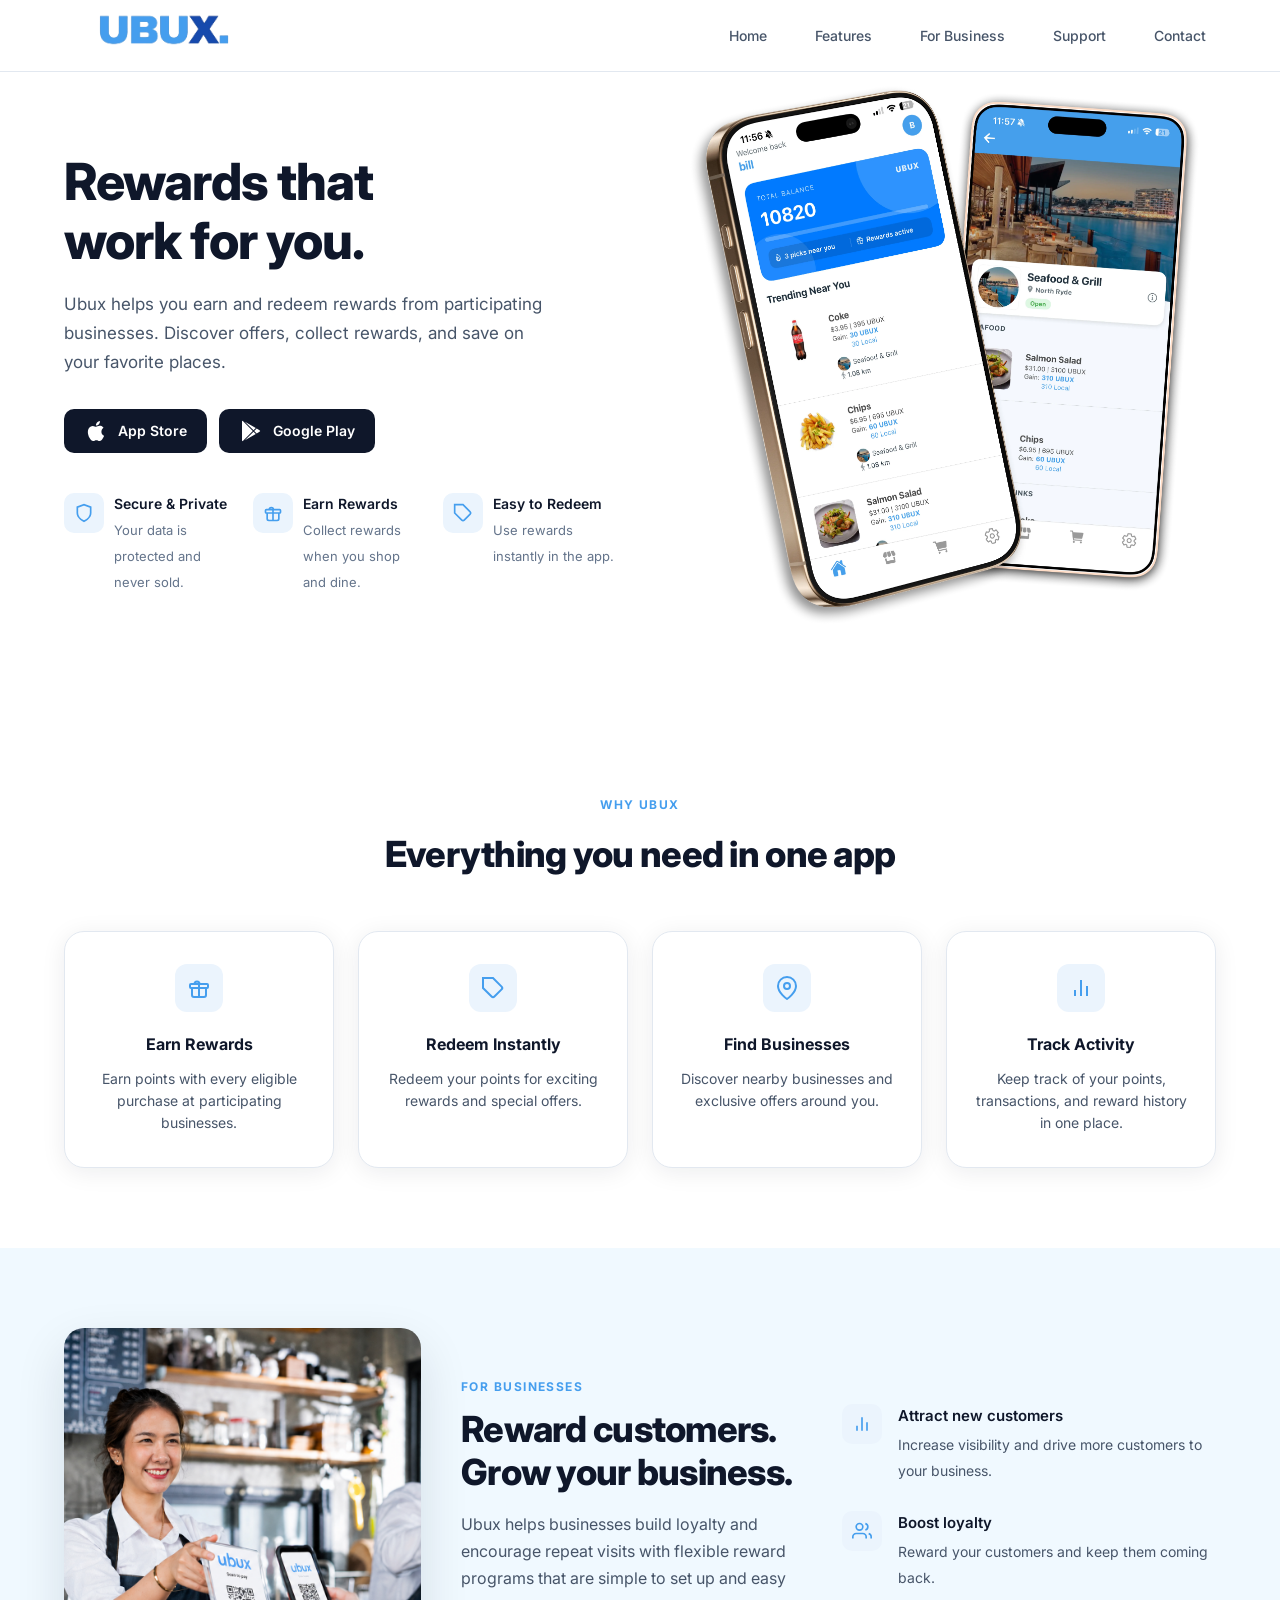
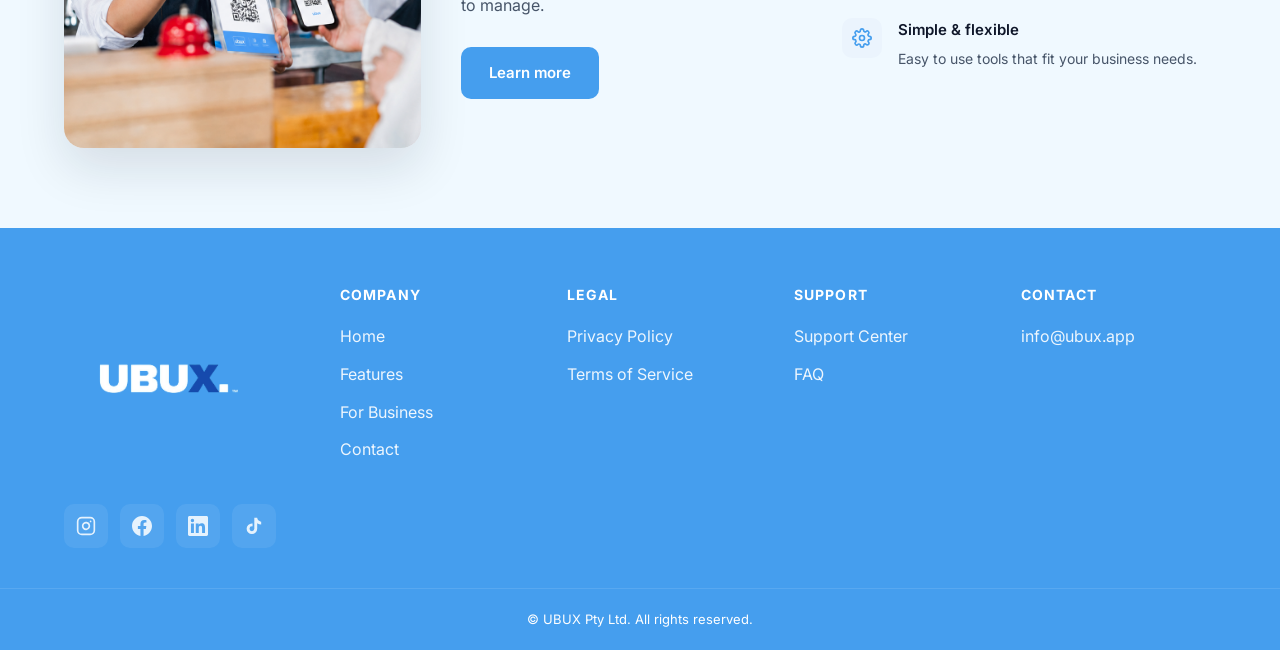
<file: index.html>
<!DOCTYPE html>
<html lang="en">
<head>
  <meta charset="UTF-8">
  <meta name="viewport" content="width=device-width, initial-scale=1.0">
  <meta name="description" content="Ubux helps you earn and redeem rewards from participating businesses. Discover offers, collect rewards, and save on your favorite places.">
  <title>UBUX — Rewards that work for you</title>
  <link rel="preconnect" href="https://fonts.googleapis.com">
  <link rel="preconnect" href="https://fonts.gstatic.com" crossorigin>
  <link href="https://fonts.googleapis.com/css2?family=Inter:wght@400;500;600;700;800;900&display=swap" rel="stylesheet">
  <link rel="stylesheet" href="css/styles.css">
</head>
<body>
  <!-- Header -->
  <header class="header" id="header">
    <div class="container header__inner">
      <a href="index.html#home" class="header__logo" aria-label="UBUX Home">
        <img src="assets/images/logo-header.png" alt="UBUX" width="240" height="84">
      </a>

      <button class="header__toggle" id="navToggle" aria-label="Toggle navigation" aria-expanded="false">
        <span class="header__toggle-bar"></span>
        <span class="header__toggle-bar"></span>
        <span class="header__toggle-bar"></span>
      </button>

      <nav class="header__nav" id="mainNav" aria-label="Main navigation">
        <ul class="header__nav-list">
          <li><a href="index.html#home" class="header__nav-link">Home</a></li>
          <li><a href="features.html" class="header__nav-link">Features</a></li>
          <li><a href="business.html" class="header__nav-link">For Business</a></li>
          <li><a href="support.html" class="header__nav-link">Support</a></li>
          <li><a href="contact.html" class="header__nav-link">Contact</a></li>
        </ul>
      </nav>
    </div>
  </header>

  <main>
    <!-- Hero -->
    <section class="hero" id="home">
      <div class="container hero__inner">
        <div class="hero__content" data-reveal-stagger="80">
          <h1 class="hero__title reveal">Rewards that <br> work for you.</h1>
          <p class="hero__subtitle reveal">
            Ubux helps you earn and redeem rewards from participating businesses.
            Discover offers, collect rewards, and save on your favorite places.
          </p>

          <div class="hero__stores reveal">
            <a href="#" class="store-btn" aria-label="Coming soon on the App Store">
              <svg class="store-btn__icon" viewBox="0 0 24 24" fill="currentColor" aria-hidden="true">
                <path d="M18.71 19.5c-.83 1.24-1.71 2.45-3.05 2.47-1.34.03-1.77-.79-3.29-.79-1.53 0-2 .77-3.27.82-1.31.05-2.3-1.32-3.14-2.53C4.25 17 2.94 12.45 4.7 9.39c.87-1.52 2.43-2.48 4.12-2.51 1.28-.02 2.5.87 3.29.87.78 0 2.26-1.07 3.81-.91.65.03 2.47.26 3.64 1.98-.09.06-2.17 1.28-2.15 3.81.03 3.02 2.65 4.03 2.68 4.04-.03.07-.42 1.44-1.38 2.83M13 3.5c.73-.83 1.94-1.46 2.94-1.5.13 1.17-.34 2.35-1.04 3.19-.69.85-1.83 1.51-2.95 1.42-.15-1.15.41-2.35 1.05-3.11z"/>
              </svg>
              <span class="store-btn__text">
                <strong>App Store</strong>
              </span>
            </a>
            <a href="#" class="store-btn" aria-label="Coming soon on Google Play">
              <svg class="store-btn__icon" viewBox="0 0 24 24" fill="currentColor" aria-hidden="true">
                <path d="M3.609 1.814L13.792 12 3.61 22.186a1.003 1.003 0 01-.61-.92V2.734a1.003 1.003 0 01.609-.92zm10.89 10.893l2.302 2.302-10.937 6.333 8.635-8.635zm3.199-3.198l2.807 1.626a1 1 0 010 1.73l-2.808 1.626L15.206 12l2.492-2.491zM5.864 2.658L16.8 8.99l-2.302 2.302-8.634-8.634z"/>
              </svg>
              <span class="store-btn__text">
                <strong>Google Play</strong>
              </span>
            </a>
          </div>

          <div class="hero__highlights reveal">
            <div class="hero__highlight">
              <div class="hero__highlight-icon">
                <svg viewBox="0 0 24 24" fill="none" stroke="currentColor" stroke-width="2" aria-hidden="true">
                  <path d="M12 22s8-4 8-10V5l-8-3-8 3v7c0 6 8 10 8 10z"/>
                </svg>
              </div>
              <div>
                <strong>Secure &amp; Private</strong>
                <span>Your data is protected and never sold.</span>
              </div>
            </div>
            <div class="hero__highlight">
              <div class="hero__highlight-icon">
                <svg viewBox="0 0 24 24" fill="none" stroke="currentColor" stroke-width="2" aria-hidden="true">
                  <rect x="3" y="8" width="18" height="4" rx="1"/>
                  <path d="M12 8v13"/>
                  <path d="M19 12v7a2 2 0 01-2 2H7a2 2 0 01-2-2v-7"/>
                  <path d="M7.5 8a2.5 2.5 0 015 0"/>
                </svg>
              </div>
              <div>
                <strong>Earn Rewards</strong>
                <span>Collect rewards when you shop and dine.</span>
              </div>
            </div>
            <div class="hero__highlight">
              <div class="hero__highlight-icon">
                <svg viewBox="0 0 24 24" fill="none" stroke="currentColor" stroke-width="2" aria-hidden="true">
                  <path d="M20.59 13.41l-7.17 7.17a2 2 0 01-2.83 0L2 12V2h10l8.59 8.59a2 2 0 010 2.82z"/>
                  <line x1="7" y1="7" x2="7.01" y2="7"/>
                </svg>
              </div>
              <div>
                <strong>Easy to Redeem</strong>
                <span>Use rewards instantly in the app.</span>
              </div>
            </div>
          </div>
        </div>

        <div class="hero__visual reveal reveal--right">
          <img
            src="assets/images/hero-phones.webp"
            alt="UBUX mobile app showing rewards balance and nearby deals on two smartphones"
            class="hero__visual-img"
            width="560"
            height="480"
            loading="eager"
          >
        </div>
      </div>
    </section>

    <!-- Why UBUX -->
    <section class="features" id="features">
      <div class="container">
        <p class="section-label reveal">WHY UBUX</p>
        <h2 class="section-title reveal">Everything you need in one app</h2>

        <div class="features__grid" data-reveal-stagger="100">
          <article class="feature-card reveal">
            <div class="feature-card__icon">
              <svg viewBox="0 0 24 24" fill="none" stroke="currentColor" stroke-width="2" aria-hidden="true">
                <rect x="3" y="8" width="18" height="4" rx="1"/>
                <path d="M12 8v13"/>
                <path d="M19 12v7a2 2 0 01-2 2H7a2 2 0 01-2-2v-7"/>
                <path d="M7.5 8a2.5 2.5 0 015 0"/>
              </svg>
            </div>
            <h3 class="feature-card__title">Earn Rewards</h3>
            <p class="feature-card__text">Earn points with every eligible purchase at participating businesses.</p>
          </article>

          <article class="feature-card reveal">
            <div class="feature-card__icon">
              <svg viewBox="0 0 24 24" fill="none" stroke="currentColor" stroke-width="2" aria-hidden="true">
                <path d="M20.59 13.41l-7.17 7.17a2 2 0 01-2.83 0L2 12V2h10l8.59 8.59a2 2 0 010 2.82z"/>
                <line x1="7" y1="7" x2="7.01" y2="7"/>
              </svg>
            </div>
            <h3 class="feature-card__title">Redeem Instantly</h3>
            <p class="feature-card__text">Redeem your points for exciting rewards and special offers.</p>
          </article>

          <article class="feature-card reveal">
            <div class="feature-card__icon">
              <svg viewBox="0 0 24 24" fill="none" stroke="currentColor" stroke-width="2" aria-hidden="true">
                <path d="M21 10c0 7-9 13-9 13s-9-6-9-13a9 9 0 0118 0z"/>
                <circle cx="12" cy="10" r="3"/>
              </svg>
            </div>
            <h3 class="feature-card__title">Find Businesses</h3>
            <p class="feature-card__text">Discover nearby businesses and exclusive offers around you.</p>
          </article>

          <article class="feature-card reveal">
            <div class="feature-card__icon">
              <svg viewBox="0 0 24 24" fill="none" stroke="currentColor" stroke-width="2" aria-hidden="true">
                <line x1="18" y1="20" x2="18" y2="10"/>
                <line x1="12" y1="20" x2="12" y2="4"/>
                <line x1="6" y1="20" x2="6" y2="14"/>
              </svg>
            </div>
            <h3 class="feature-card__title">Track Activity</h3>
            <p class="feature-card__text">Keep track of your points, transactions, and reward history in one place.</p>
          </article>
        </div>
      </div>
    </section>

    <!-- For Businesses -->
    <section class="business" id="business">
      <div class="container business__inner">
        <div class="business__visual reveal reveal--left">
          <div class="business__image-wrap">
            <img
              src="assets/dicot.png"
              alt="Cafe staff member showing a UBUX scan-to-pay QR code to a customer"
              class="business__image"
              loading="lazy"
            >
          </div>
        </div>

        <div class="business__intro reveal">
          <p class="section-label section-label--left">FOR BUSINESSES</p>
          <h2 class="business__title">Reward customers. Grow your business.</h2>
          <p class="business__text">
            Ubux helps businesses build loyalty and encourage repeat visits with flexible
            reward programs that are simple to set up and easy to manage.
          </p>
          <a href="features.html" class="btn btn--primary">Learn more</a>
        </div>

        <div class="business__benefits-col reveal reveal--right">
          <ul class="business__benefits" data-reveal-stagger="100">
            <li class="business__benefit reveal">
              <div class="business__benefit-icon">
                <svg viewBox="0 0 24 24" fill="none" stroke="currentColor" stroke-width="2" aria-hidden="true">
                  <line x1="18" y1="20" x2="18" y2="10"/>
                  <line x1="12" y1="20" x2="12" y2="4"/>
                  <line x1="6" y1="20" x2="6" y2="14"/>
                </svg>
              </div>
              <div>
                <strong>Attract new customers</strong>
                <span>Increase visibility and drive more customers to your business.</span>
              </div>
            </li>
            <li class="business__benefit reveal">
              <div class="business__benefit-icon">
                <svg viewBox="0 0 24 24" fill="none" stroke="currentColor" stroke-width="2" aria-hidden="true">
                  <path d="M17 21v-2a4 4 0 00-4-4H5a4 4 0 00-4 4v2"/>
                  <circle cx="9" cy="7" r="4"/>
                  <path d="M23 21v-2a4 4 0 00-3-3.87"/>
                  <path d="M16 3.13a4 4 0 010 7.75"/>
                </svg>
              </div>
              <div>
                <strong>Boost loyalty</strong>
                <span>Reward your customers and keep them coming back.</span>
              </div>
            </li>
            <li class="business__benefit reveal">
              <div class="business__benefit-icon">
                <svg viewBox="0 0 24 24" fill="none" stroke="currentColor" stroke-width="2" aria-hidden="true">
                  <circle cx="12" cy="12" r="3"/>
                  <path d="M19.4 15a1.65 1.65 0 00.33 1.82l.06.06a2 2 0 010 2.83 2 2 0 01-2.83 0l-.06-.06a1.65 1.65 0 00-1.82-.33 1.65 1.65 0 00-1 1.51V21a2 2 0 01-4 0v-.09A1.65 1.65 0 009 19.4a1.65 1.65 0 00-1.82.33l-.06.06a2 2 0 01-2.83-2.83l.06-.06A1.65 1.65 0 004.68 15a1.65 1.65 0 00-1.51-1H3a2 2 0 010-4h.09A1.65 1.65 0 004.6 9a1.65 1.65 0 00-.33-1.82l-.06-.06a2 2 0 012.83-2.83l.06.06A1.65 1.65 0 009 4.68a1.65 1.65 0 001-1.51V3a2 2 0 014 0v.09a1.65 1.65 0 001 1.51 1.65 1.65 0 001.82-.33l.06-.06a2 2 0 012.83 2.83l-.06.06A1.65 1.65 0 0019.4 9a1.65 1.65 0 001.51 1H21a2 2 0 010 4h-.09a1.65 1.65 0 00-1.51 1z"/>
                </svg>
              </div>
              <div>
                <strong>Simple &amp; flexible</strong>
                <span>Easy to use tools that fit your business needs.</span>
              </div>
            </li>
          </ul>
        </div>
      </div>
    </section>

  </main>

  <!-- Footer -->
  <footer class="footer">
    <div class="container footer__inner">
      <div class="footer__brand reveal reveal--left">
        <a href="index.html#home" class="footer__logo" aria-label="UBUX Home">
          <img src="assets/images/logo-footer.png" alt="UBUX" width="200" height="88">
        </a>
        <div class="footer__social">
          <a href="https://instagram.com/ubux" class="footer__social-link" aria-label="Follow UBUX on Instagram" target="_blank" rel="noopener noreferrer">
            <svg viewBox="0 0 24 24" fill="none" stroke="currentColor" stroke-width="2" stroke-linecap="round" stroke-linejoin="round" aria-hidden="true">
              <rect x="2" y="2" width="20" height="20" rx="5" ry="5"/>
              <path d="M16 11.37A4 4 0 1112.63 8 4 4 0 0116 11.37z"/>
              <line x1="17.5" y1="6.5" x2="17.51" y2="6.5"/>
            </svg>
          </a>
          <a href="https://facebook.com/ubux" class="footer__social-link" aria-label="Follow UBUX on Facebook" target="_blank" rel="noopener noreferrer">
            <svg viewBox="0 0 24 24" fill="currentColor" aria-hidden="true">
              <path d="M24 12.073c0-6.627-5.373-12-12-12s-12 5.373-12 12c0 5.99 4.388 10.954 10.125 11.854v-8.385H7.078v-3.47h3.047V9.43c0-3.007 1.792-4.669 4.533-4.669 1.312 0 2.686.235 2.686.235v2.953H15.83c-1.491 0-1.956.925-1.956 1.874v2.25h3.328l-.532 3.47h-2.796v8.385C19.612 23.027 24 18.062 24 12.073z"/>
            </svg>
          </a>
          <a href="https://linkedin.com/company/ubux" class="footer__social-link" aria-label="Follow UBUX on LinkedIn" target="_blank" rel="noopener noreferrer">
            <svg viewBox="0 0 24 24" fill="currentColor" aria-hidden="true">
              <path d="M20.447 20.452h-3.554v-5.569c0-1.328-.027-3.037-1.852-3.037-1.853 0-2.136 1.445-2.136 2.939v5.667H9.351V9h3.414v1.561h.046c.477-.9 1.637-1.85 3.37-1.85 3.601 0 4.267 2.37 4.267 5.455v6.286zM5.337 7.433a2.062 2.062 0 01-2.063-2.065 2.064 2.064 0 112.063 2.065zm1.782 13.019H3.555V9h3.564v11.452zM22.225 0H1.771C.792 0 0 .774 0 1.729v20.542C0 23.227.792 24 1.771 24h20.451C23.2 24 24 23.227 24 22.271V1.729C24 .774 23.2 0 22.222 0h.003z"/>
            </svg>
          </a>
          <a href="https://tiktok.com/@ubux" class="footer__social-link" aria-label="Follow UBUX on TikTok" target="_blank" rel="noopener noreferrer">
            <svg viewBox="0 0 24 24" fill="currentColor" aria-hidden="true">
              <path d="M19.59 6.69a4.83 4.83 0 01-3.77-4.25V2h-3.45v13.67a2.89 2.89 0 01-2.88 2.5 2.89 2.89 0 01-2.89-2.89 2.89 2.89 0 012.89-2.89c.28 0 .54.04.79.1V9.01a6.27 6.27 0 00-.79-.05 6.34 6.34 0 00-6.34 6.34 6.34 6.34 0 006.34 6.34 6.34 6.34 0 006.34-6.34V8.69a8.18 8.18 0 004.78 1.52V6.76a4.85 4.85 0 01-1.01-.07z"/>
            </svg>
          </a>
        </div>
      </div>

      <div class="footer__columns" data-reveal-stagger="80">
        <div class="footer__col reveal">
          <h4 class="footer__col-title">COMPANY</h4>
          <ul>
            <li><a href="index.html#home">Home</a></li>
            <li><a href="features.html">Features</a></li>
            <li><a href="business.html">For Business</a></li>
            <li><a href="contact.html">Contact</a></li>
          </ul>
        </div>
        <div class="footer__col reveal">
          <h4 class="footer__col-title">LEGAL</h4>
          <ul>
            <li><a href="privacy.html">Privacy Policy</a></li>
            <li><a href="terms.html">Terms of Service</a></li>
          </ul>
        </div>
        <div class="footer__col reveal">
          <h4 class="footer__col-title">SUPPORT</h4>
          <ul>
            <li><a href="support.html">Support Center</a></li>
            <li><a href="support.html#faq">FAQ</a></li>
          </ul>
        </div>
        <div class="footer__col reveal" id="contact">
          <h4 class="footer__col-title">CONTACT</h4>
          <ul>
            <li><a href="mailto:info@ubux.app">info@ubux.app</a></li>
          </ul>
        </div>
      </div>
    </div>

    <div class="footer__bottom">
      <div class="container">
        <p class="footer__copyright">&copy; UBUX Pty Ltd. All rights reserved.</p>
      </div>
    </div>
  </footer>

  <script src="js/main.js"></script>
</body>
</html>
</file>
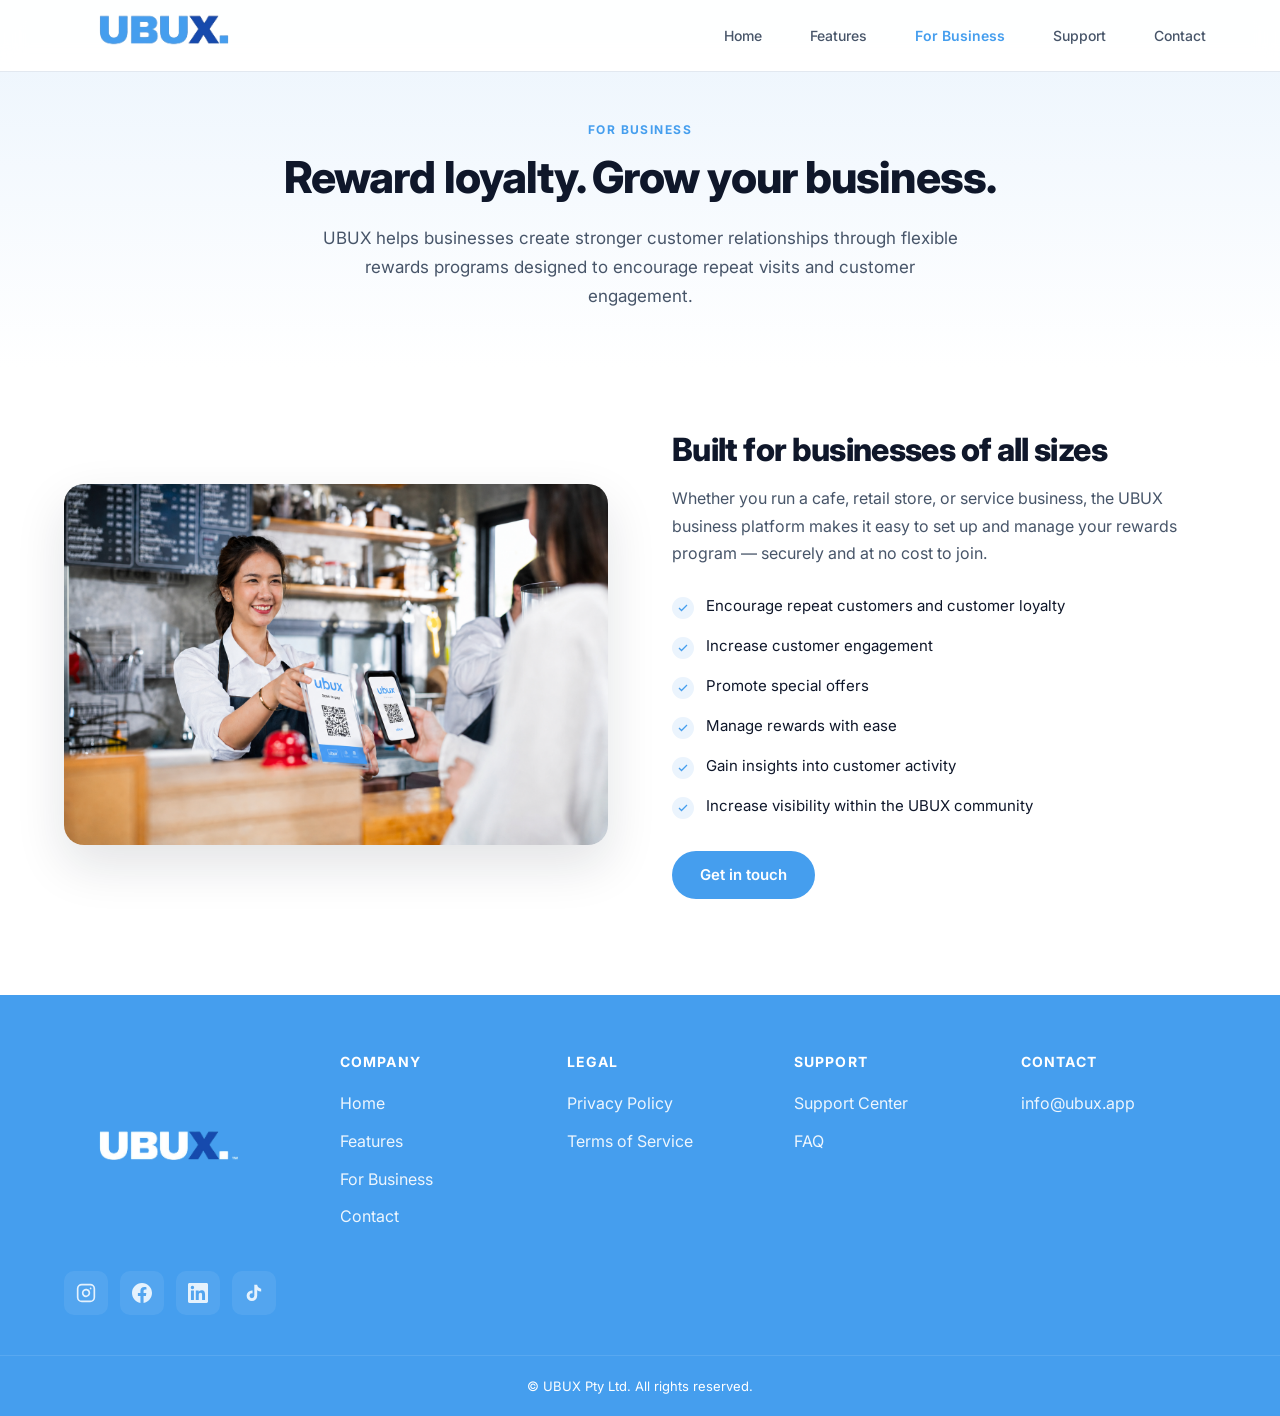
<file: business.html>
<!DOCTYPE html>
<html lang="en">
<head>
  <meta charset="UTF-8">
  <meta name="viewport" content="width=device-width, initial-scale=1.0">
  <meta name="description" content="Grow your business with UBUX — flexible rewards programs to build loyalty, engage customers, and increase repeat visits.">
  <title>For Business — UBUX</title>
  <link rel="preconnect" href="https://fonts.googleapis.com">
  <link rel="preconnect" href="https://fonts.gstatic.com" crossorigin>
  <link href="https://fonts.googleapis.com/css2?family=Inter:wght@400;500;600;700;800;900&display=swap" rel="stylesheet">
  <link rel="stylesheet" href="css/styles.css">
</head>
<body>
  <header class="header" id="header">
    <div class="container header__inner">
      <a href="index.html" class="header__logo" aria-label="UBUX Home">
        <img src="assets/images/logo-header.png" alt="UBUX" width="240" height="84">
      </a>

      <button class="header__toggle" id="navToggle" aria-label="Toggle navigation" aria-expanded="false">
        <span class="header__toggle-bar"></span>
        <span class="header__toggle-bar"></span>
        <span class="header__toggle-bar"></span>
      </button>

      <nav class="header__nav" id="mainNav" aria-label="Main navigation">
        <ul class="header__nav-list">
          <li><a href="index.html" class="header__nav-link">Home</a></li>
          <li><a href="features.html" class="header__nav-link">Features</a></li>
          <li><a href="business.html" class="header__nav-link header__nav-link--current" aria-current="page">For Business</a></li>
          <li><a href="support.html" class="header__nav-link">Support</a></li>
          <li><a href="contact.html" class="header__nav-link">Contact</a></li>
        </ul>
      </nav>
    </div>
  </header>

  <main>
    <section class="features-page-hero">
      <div class="container">
        <p class="section-label reveal">FOR BUSINESS</p>
        <h1 class="features-page-hero__title reveal">Reward loyalty. Grow your business.</h1>
        <p class="features-page-hero__subtitle reveal">
          UBUX helps businesses create stronger customer relationships through flexible
          rewards programs designed to encourage repeat visits and customer engagement.
        </p>
      </div>
    </section>

    <section class="business-page">
      <div class="container business-page__inner">
        <div class="business-page__visual reveal reveal--left">
          <img
            src="assets/dicot.png"
            alt="Cafe staff member showing a UBUX scan-to-pay QR code to a customer"
            class="business-page__image"
            loading="lazy"
          >
        </div>

        <div class="business-page__content reveal reveal--right">
          <h2 class="business-page__title">Built for businesses of all sizes</h2>
          <p class="business-page__text">
            Whether you run a cafe, retail store, or service business, the UBUX business
            platform makes it easy to set up and manage your rewards program — securely
            and at no cost to join.
          </p>

          <ul class="business-page__checklist" data-reveal-stagger="80">
            <li class="reveal">
              <span class="business-page__check-icon" aria-hidden="true">
                <svg viewBox="0 0 24 24" fill="none" stroke="currentColor" stroke-width="2.5">
                  <polyline points="20 6 9 17 4 12"/>
                </svg>
              </span>
              Encourage repeat customers and customer loyalty
            </li>
            <li class="reveal">
              <span class="business-page__check-icon" aria-hidden="true">
                <svg viewBox="0 0 24 24" fill="none" stroke="currentColor" stroke-width="2.5">
                  <polyline points="20 6 9 17 4 12"/>
                </svg>
              </span>
              Increase customer engagement
            </li>
            <li class="reveal">
              <span class="business-page__check-icon" aria-hidden="true">
                <svg viewBox="0 0 24 24" fill="none" stroke="currentColor" stroke-width="2.5">
                  <polyline points="20 6 9 17 4 12"/>
                </svg>
              </span>
              Promote special offers
            </li>
            <li class="reveal">
              <span class="business-page__check-icon" aria-hidden="true">
                <svg viewBox="0 0 24 24" fill="none" stroke="currentColor" stroke-width="2.5">
                  <polyline points="20 6 9 17 4 12"/>
                </svg>
              </span>
              Manage rewards with ease
            </li>
            <li class="reveal">
              <span class="business-page__check-icon" aria-hidden="true">
                <svg viewBox="0 0 24 24" fill="none" stroke="currentColor" stroke-width="2.5">
                  <polyline points="20 6 9 17 4 12"/>
                </svg>
              </span>
              Gain insights into customer activity
            </li>
            <li class="reveal">
              <span class="business-page__check-icon" aria-hidden="true">
                <svg viewBox="0 0 24 24" fill="none" stroke="currentColor" stroke-width="2.5">
                  <polyline points="20 6 9 17 4 12"/>
                </svg>
              </span>
              Increase visibility within the UBUX community
            </li>
          </ul>

          <a href="contact.html" class="btn btn--primary btn--pill">Get in touch</a>
        </div>
      </div>
    </section>
  </main>

  <footer class="footer">
    <div class="container footer__inner">
      <div class="footer__brand reveal reveal--left">
        <a href="index.html" class="footer__logo" aria-label="UBUX Home">
          <img src="assets/images/logo-footer.png" alt="UBUX" width="200" height="88">
        </a>
        <div class="footer__social">
          <a href="https://instagram.com/ubux" class="footer__social-link" aria-label="Follow UBUX on Instagram" target="_blank" rel="noopener noreferrer">
            <svg viewBox="0 0 24 24" fill="none" stroke="currentColor" stroke-width="2" stroke-linecap="round" stroke-linejoin="round" aria-hidden="true">
              <rect x="2" y="2" width="20" height="20" rx="5" ry="5"/>
              <path d="M16 11.37A4 4 0 1112.63 8 4 4 0 0116 11.37z"/>
              <line x1="17.5" y1="6.5" x2="17.51" y2="6.5"/>
            </svg>
          </a>
          <a href="https://facebook.com/ubux" class="footer__social-link" aria-label="Follow UBUX on Facebook" target="_blank" rel="noopener noreferrer">
            <svg viewBox="0 0 24 24" fill="currentColor" aria-hidden="true">
              <path d="M24 12.073c0-6.627-5.373-12-12-12s-12 5.373-12 12c0 5.99 4.388 10.954 10.125 11.854v-8.385H7.078v-3.47h3.047V9.43c0-3.007 1.792-4.669 4.533-4.669 1.312 0 2.686.235 2.686.235v2.953H15.83c-1.491 0-1.956.925-1.956 1.874v2.25h3.328l-.532 3.47h-2.796v8.385C19.612 23.027 24 18.062 24 12.073z"/>
            </svg>
          </a>
          <a href="https://linkedin.com/company/ubux" class="footer__social-link" aria-label="Follow UBUX on LinkedIn" target="_blank" rel="noopener noreferrer">
            <svg viewBox="0 0 24 24" fill="currentColor" aria-hidden="true">
              <path d="M20.447 20.452h-3.554v-5.569c0-1.328-.027-3.037-1.852-3.037-1.853 0-2.136 1.445-2.136 2.939v5.667H9.351V9h3.414v1.561h.046c.477-.9 1.637-1.85 3.37-1.85 3.601 0 4.267 2.37 4.267 5.455v6.286zM5.337 7.433a2.062 2.062 0 01-2.063-2.065 2.064 2.064 0 112.063 2.065zm1.782 13.019H3.555V9h3.564v11.452zM22.225 0H1.771C.792 0 0 .774 0 1.729v20.542C0 23.227.792 24 1.771 24h20.451C23.2 24 24 23.227 24 22.271V1.729C24 .774 23.2 0 22.222 0h.003z"/>
            </svg>
          </a>
          <a href="https://tiktok.com/@ubux" class="footer__social-link" aria-label="Follow UBUX on TikTok" target="_blank" rel="noopener noreferrer">
            <svg viewBox="0 0 24 24" fill="currentColor" aria-hidden="true">
              <path d="M19.59 6.69a4.83 4.83 0 01-3.77-4.25V2h-3.45v13.67a2.89 2.89 0 01-2.88 2.5 2.89 2.89 0 01-2.89-2.89 2.89 2.89 0 012.89-2.89c.28 0 .54.04.79.1V9.01a6.27 6.27 0 00-.79-.05 6.34 6.34 0 00-6.34 6.34 6.34 6.34 0 006.34 6.34 6.34 6.34 0 006.34-6.34V8.69a8.18 8.18 0 004.78 1.52V6.76a4.85 4.85 0 01-1.01-.07z"/>
            </svg>
          </a>
        </div>
      </div>

      <div class="footer__columns" data-reveal-stagger="80">
        <div class="footer__col reveal">
          <h4 class="footer__col-title">COMPANY</h4>
          <ul>
            <li><a href="index.html">Home</a></li>
            <li><a href="features.html">Features</a></li>
            <li><a href="business.html">For Business</a></li>
            <li><a href="contact.html">Contact</a></li>
          </ul>
        </div>
        <div class="footer__col reveal">
          <h4 class="footer__col-title">LEGAL</h4>
          <ul>
            <li><a href="privacy.html">Privacy Policy</a></li>
            <li><a href="terms.html">Terms of Service</a></li>
          </ul>
        </div>
        <div class="footer__col reveal">
          <h4 class="footer__col-title">SUPPORT</h4>
          <ul>
            <li><a href="support.html">Support Center</a></li>
            <li><a href="support.html#faq">FAQ</a></li>
          </ul>
        </div>
        <div class="footer__col reveal">
          <h4 class="footer__col-title">CONTACT</h4>
          <ul>
            <li><a href="mailto:info@ubux.app">info@ubux.app</a></li>
          </ul>
        </div>
      </div>
    </div>

    <div class="footer__bottom">
      <div class="container">
        <p class="footer__copyright">&copy; UBUX Pty Ltd. All rights reserved.</p>
      </div>
    </div>
  </footer>

  <script src="js/main.js"></script>
</body>
</html>
</file>
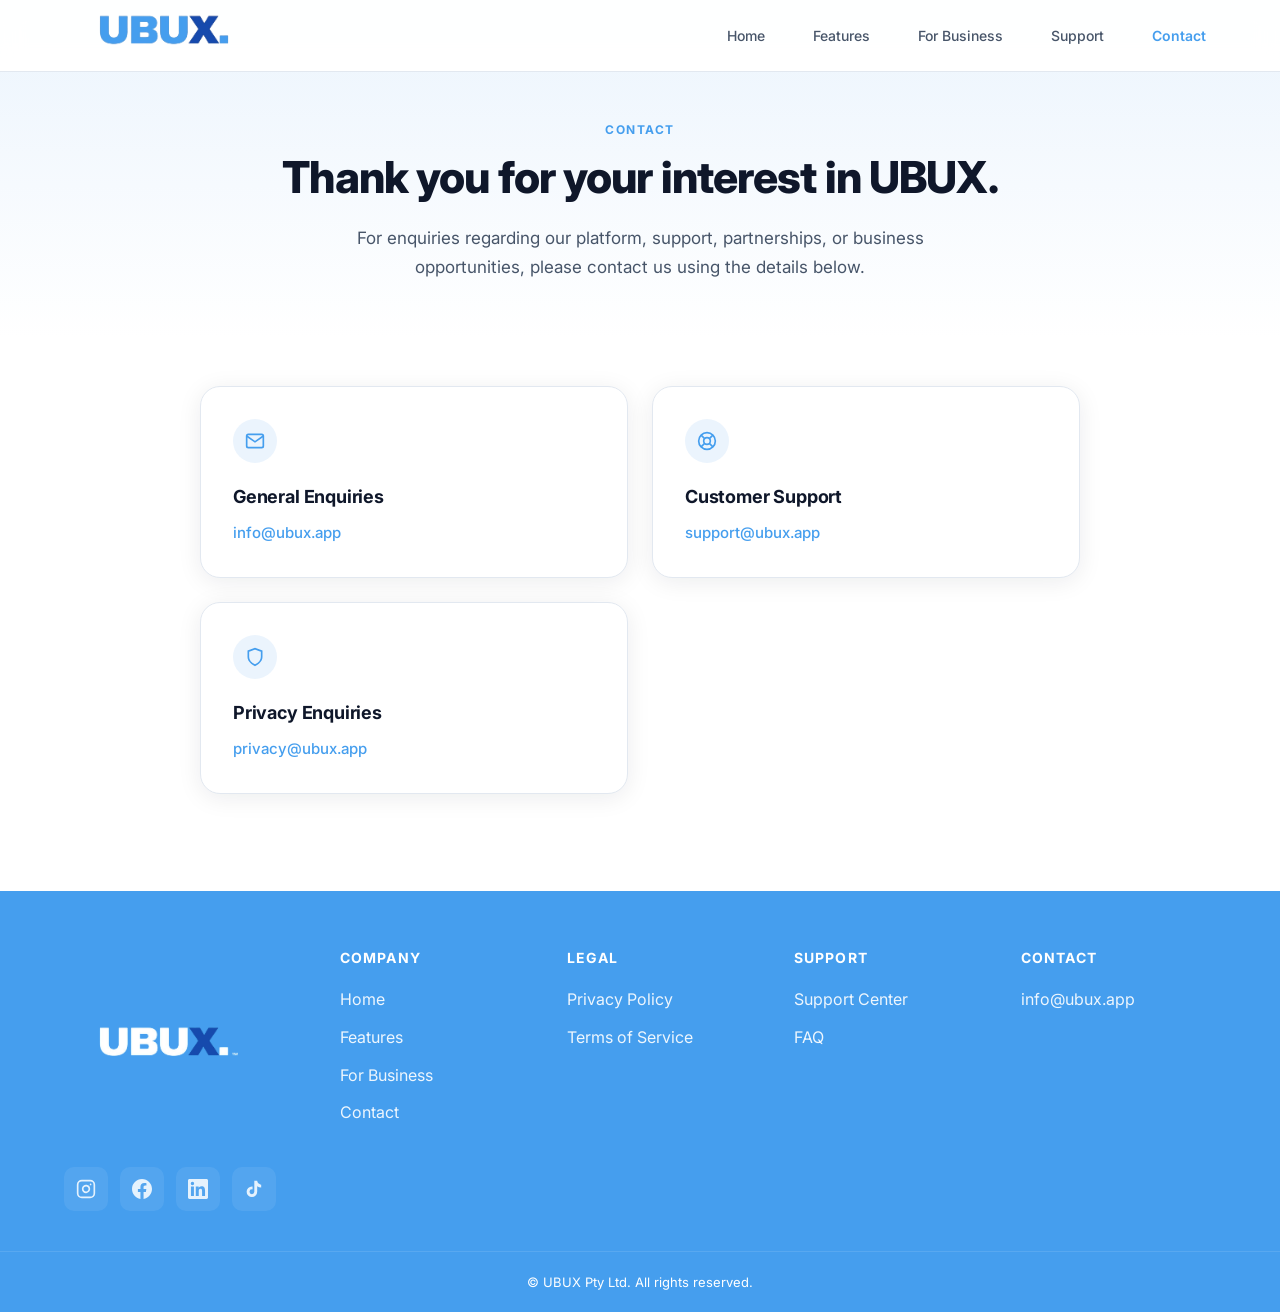
<file: contact.html>
<!DOCTYPE html>
<html lang="en">
<head>
  <meta charset="UTF-8">
  <meta name="viewport" content="width=device-width, initial-scale=1.0">
  <meta name="description" content="Contact UBUX for platform enquiries, support, partnerships, and privacy.">
  <title>Contact — UBUX</title>
  <link rel="preconnect" href="https://fonts.googleapis.com">
  <link rel="preconnect" href="https://fonts.gstatic.com" crossorigin>
  <link href="https://fonts.googleapis.com/css2?family=Inter:wght@400;500;600;700;800;900&display=swap" rel="stylesheet">
  <link rel="stylesheet" href="css/styles.css">
</head>
<body>
  <header class="header" id="header">
    <div class="container header__inner">
      <a href="index.html" class="header__logo" aria-label="UBUX Home">
        <img src="assets/images/logo-header.png" alt="UBUX" width="240" height="84">
      </a>

      <button class="header__toggle" id="navToggle" aria-label="Toggle navigation" aria-expanded="false">
        <span class="header__toggle-bar"></span>
        <span class="header__toggle-bar"></span>
        <span class="header__toggle-bar"></span>
      </button>

      <nav class="header__nav" id="mainNav" aria-label="Main navigation">
        <ul class="header__nav-list">
          <li><a href="index.html" class="header__nav-link">Home</a></li>
          <li><a href="features.html" class="header__nav-link">Features</a></li>
          <li><a href="business.html" class="header__nav-link">For Business</a></li>
          <li><a href="support.html" class="header__nav-link">Support</a></li>
          <li><a href="contact.html" class="header__nav-link header__nav-link--current" aria-current="page">Contact</a></li>
        </ul>
      </nav>
    </div>
  </header>

  <main>
    <section class="features-page-hero">
      <div class="container">
        <p class="section-label reveal">CONTACT</p>
        <h1 class="features-page-hero__title reveal">Thank you for your interest in UBUX.</h1>
        <p class="features-page-hero__subtitle reveal">
          For enquiries regarding our platform, support, partnerships, or business opportunities,
          please contact us using the details below.
        </p>
      </div>
    </section>

    <section class="contact-page">
      <div class="container">
        <div class="contact-page__grid" data-reveal-stagger="80">
          <article class="contact-card reveal">
            <div class="contact-card__icon" aria-hidden="true">
              <svg viewBox="0 0 24 24" fill="none" stroke="currentColor" stroke-width="2">
                <path d="M4 4h16c1.1 0 2 .9 2 2v12c0 1.1-.9 2-2 2H4c-1.1 0-2-.9-2-2V6c0-1.1.9-2 2-2z"/>
                <polyline points="22,6 12,13 2,6"/>
              </svg>
            </div>
            <h2 class="contact-card__title">General Enquiries</h2>
            <a href="mailto:info@ubux.app" class="contact-card__email">info@ubux.app</a>
          </article>

          <article class="contact-card reveal">
            <div class="contact-card__icon" aria-hidden="true">
              <svg viewBox="0 0 24 24" fill="none" stroke="currentColor" stroke-width="2">
                <circle cx="12" cy="12" r="10"/>
                <circle cx="12" cy="12" r="4"/>
                <line x1="4.93" y1="4.93" x2="9.17" y2="9.17"/>
                <line x1="14.83" y1="14.83" x2="19.07" y2="19.07"/>
                <line x1="14.83" y1="9.17" x2="19.07" y2="4.93"/>
                <line x1="4.93" y1="19.07" x2="9.17" y2="14.83"/>
              </svg>
            </div>
            <h2 class="contact-card__title">Customer Support</h2>
            <a href="mailto:support@ubux.app" class="contact-card__email">support@ubux.app</a>
          </article>

          <article class="contact-card reveal">
            <div class="contact-card__icon" aria-hidden="true">
              <svg viewBox="0 0 24 24" fill="none" stroke="currentColor" stroke-width="2">
                <path d="M12 22s8-4 8-10V5l-8-3-8 3v7c0 6 8 10 8 10z"/>
              </svg>
            </div>
            <h2 class="contact-card__title">Privacy Enquiries</h2>
            <a href="mailto:privacy@ubux.app" class="contact-card__email">privacy@ubux.app</a>
          </article>

        </div>
      </div>
    </section>
  </main>

  <footer class="footer">
    <div class="container footer__inner">
      <div class="footer__brand reveal reveal--left">
        <a href="index.html" class="footer__logo" aria-label="UBUX Home">
          <img src="assets/images/logo-footer.png" alt="UBUX" width="200" height="88">
        </a>
        <div class="footer__social">
          <a href="https://instagram.com/ubux" class="footer__social-link" aria-label="Follow UBUX on Instagram" target="_blank" rel="noopener noreferrer">
            <svg viewBox="0 0 24 24" fill="none" stroke="currentColor" stroke-width="2" stroke-linecap="round" stroke-linejoin="round" aria-hidden="true">
              <rect x="2" y="2" width="20" height="20" rx="5" ry="5"/>
              <path d="M16 11.37A4 4 0 1112.63 8 4 4 0 0116 11.37z"/>
              <line x1="17.5" y1="6.5" x2="17.51" y2="6.5"/>
            </svg>
          </a>
          <a href="https://facebook.com/ubux" class="footer__social-link" aria-label="Follow UBUX on Facebook" target="_blank" rel="noopener noreferrer">
            <svg viewBox="0 0 24 24" fill="currentColor" aria-hidden="true">
              <path d="M24 12.073c0-6.627-5.373-12-12-12s-12 5.373-12 12c0 5.99 4.388 10.954 10.125 11.854v-8.385H7.078v-3.47h3.047V9.43c0-3.007 1.792-4.669 4.533-4.669 1.312 0 2.686.235 2.686.235v2.953H15.83c-1.491 0-1.956.925-1.956 1.874v2.25h3.328l-.532 3.47h-2.796v8.385C19.612 23.027 24 18.062 24 12.073z"/>
            </svg>
          </a>
          <a href="https://linkedin.com/company/ubux" class="footer__social-link" aria-label="Follow UBUX on LinkedIn" target="_blank" rel="noopener noreferrer">
            <svg viewBox="0 0 24 24" fill="currentColor" aria-hidden="true">
              <path d="M20.447 20.452h-3.554v-5.569c0-1.328-.027-3.037-1.852-3.037-1.853 0-2.136 1.445-2.136 2.939v5.667H9.351V9h3.414v1.561h.046c.477-.9 1.637-1.85 3.37-1.85 3.601 0 4.267 2.37 4.267 5.455v6.286zM5.337 7.433a2.062 2.062 0 01-2.063-2.065 2.064 2.064 0 112.063 2.065zm1.782 13.019H3.555V9h3.564v11.452zM22.225 0H1.771C.792 0 0 .774 0 1.729v20.542C0 23.227.792 24 1.771 24h20.451C23.2 24 24 23.227 24 22.271V1.729C24 .774 23.2 0 22.222 0h.003z"/>
            </svg>
          </a>
          <a href="https://tiktok.com/@ubux" class="footer__social-link" aria-label="Follow UBUX on TikTok" target="_blank" rel="noopener noreferrer">
            <svg viewBox="0 0 24 24" fill="currentColor" aria-hidden="true">
              <path d="M19.59 6.69a4.83 4.83 0 01-3.77-4.25V2h-3.45v13.67a2.89 2.89 0 01-2.88 2.5 2.89 2.89 0 01-2.89-2.89 2.89 2.89 0 012.89-2.89c.28 0 .54.04.79.1V9.01a6.27 6.27 0 00-.79-.05 6.34 6.34 0 00-6.34 6.34 6.34 6.34 0 006.34 6.34 6.34 6.34 0 006.34-6.34V8.69a8.18 8.18 0 004.78 1.52V6.76a4.85 4.85 0 01-1.01-.07z"/>
            </svg>
          </a>
        </div>
      </div>

      <div class="footer__columns" data-reveal-stagger="80">
        <div class="footer__col reveal">
          <h4 class="footer__col-title">COMPANY</h4>
          <ul>
            <li><a href="index.html">Home</a></li>
            <li><a href="features.html">Features</a></li>
            <li><a href="business.html">For Business</a></li>
            <li><a href="contact.html">Contact</a></li>
          </ul>
        </div>
        <div class="footer__col reveal">
          <h4 class="footer__col-title">LEGAL</h4>
          <ul>
            <li><a href="privacy.html">Privacy Policy</a></li>
            <li><a href="terms.html">Terms of Service</a></li>
          </ul>
        </div>
        <div class="footer__col reveal">
          <h4 class="footer__col-title">SUPPORT</h4>
          <ul>
            <li><a href="support.html">Support Center</a></li>
            <li><a href="support.html#faq">FAQ</a></li>
          </ul>
        </div>
        <div class="footer__col reveal">
          <h4 class="footer__col-title">CONTACT</h4>
          <ul>
            <li><a href="mailto:info@ubux.app">info@ubux.app</a></li>
          </ul>
        </div>
      </div>
    </div>

    <div class="footer__bottom">
      <div class="container">
        <p class="footer__copyright">&copy; UBUX Pty Ltd. All rights reserved.</p>
      </div>
    </div>
  </footer>

  <script src="js/main.js"></script>
</body>
</html>
</file>
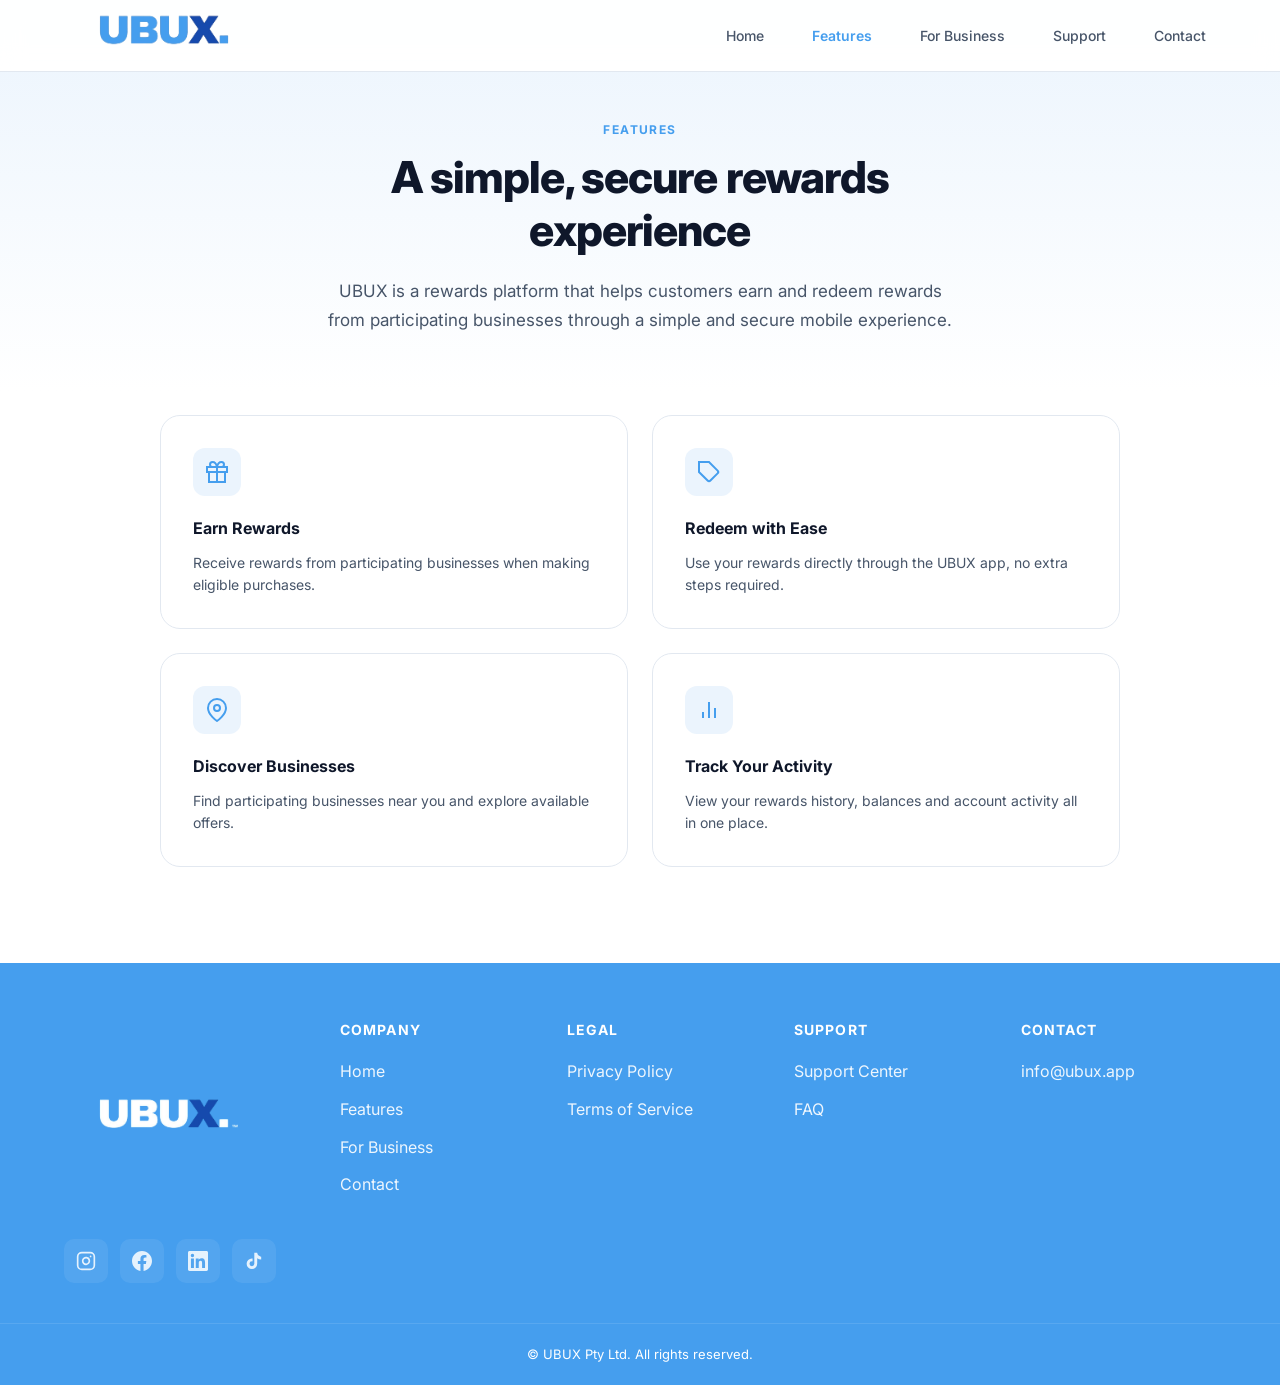
<file: features.html>
<!DOCTYPE html>
<html lang="en">
<head>
  <meta charset="UTF-8">
  <meta name="viewport" content="width=device-width, initial-scale=1.0">
  <meta name="description" content="Explore UBUX features — earn rewards, redeem with ease, discover businesses, and track your activity in one secure app.">
  <title>Features — UBUX</title>
  <link rel="preconnect" href="https://fonts.googleapis.com">
  <link rel="preconnect" href="https://fonts.gstatic.com" crossorigin>
  <link href="https://fonts.googleapis.com/css2?family=Inter:wght@400;500;600;700;800;900&display=swap" rel="stylesheet">
  <link rel="stylesheet" href="css/styles.css">
</head>
<body>
  <header class="header" id="header">
    <div class="container header__inner">
      <a href="index.html" class="header__logo" aria-label="UBUX Home">
        <img src="assets/images/logo-header.png" alt="UBUX" width="240" height="84">
      </a>

      <button class="header__toggle" id="navToggle" aria-label="Toggle navigation" aria-expanded="false">
        <span class="header__toggle-bar"></span>
        <span class="header__toggle-bar"></span>
        <span class="header__toggle-bar"></span>
      </button>

      <nav class="header__nav" id="mainNav" aria-label="Main navigation">
        <ul class="header__nav-list">
          <li><a href="index.html" class="header__nav-link">Home</a></li>
          <li><a href="features.html" class="header__nav-link header__nav-link--current" aria-current="page">Features</a></li>
          <li><a href="business.html" class="header__nav-link">For Business</a></li>
          <li><a href="support.html" class="header__nav-link">Support</a></li>
          <li><a href="contact.html" class="header__nav-link">Contact</a></li>
        </ul>
      </nav>
    </div>
  </header>

  <main>
    <section class="features-page-hero">
      <div class="container">
        <p class="section-label reveal">FEATURES</p>
        <h1 class="features-page-hero__title reveal">A simple, secure rewards experience</h1>
        <p class="features-page-hero__subtitle reveal">
          UBUX is a rewards platform that helps customers earn and redeem rewards from
          participating businesses through a simple and secure mobile experience.
        </p>
      </div>
    </section>

    <section class="features-page">
      <div class="container">
        <div class="features-page__grid" data-reveal-stagger="100">
          <article class="feature-card feature-card--page reveal">
            <div class="feature-card__icon">
              <svg viewBox="0 0 24 24" fill="none" stroke="currentColor" stroke-width="2" aria-hidden="true">
                <polyline points="20 12 20 22 4 22 4 12"/>
                <rect x="2" y="7" width="20" height="5"/>
                <line x1="12" y1="22" x2="12" y2="7"/>
                <path d="M12 7H7.5a2.5 2.5 0 010-5C11 2 12 7 12 7z"/>
                <path d="M12 7h4.5a2.5 2.5 0 000-5C13 2 12 7 12 7z"/>
              </svg>
            </div>
            <h2 class="feature-card__title">Earn Rewards</h2>
            <p class="feature-card__text">Receive rewards from participating businesses when making eligible purchases.</p>
          </article>

          <article class="feature-card feature-card--page reveal">
            <div class="feature-card__icon">
              <svg viewBox="0 0 24 24" fill="none" stroke="currentColor" stroke-width="2" aria-hidden="true">
                <path d="M20.59 13.41l-7.17 7.17a2 2 0 01-2.83 0L2 12V2h10l8.59 8.59a2 2 0 010 2.82z"/>
                <line x1="7" y1="7" x2="7.01" y2="7"/>
              </svg>
            </div>
            <h2 class="feature-card__title">Redeem with Ease</h2>
            <p class="feature-card__text">Use your rewards directly through the UBUX app, no extra steps required.</p>
          </article>

          <article class="feature-card feature-card--page reveal">
            <div class="feature-card__icon">
              <svg viewBox="0 0 24 24" fill="none" stroke="currentColor" stroke-width="2" aria-hidden="true">
                <path d="M21 10c0 7-9 13-9 13s-9-6-9-13a9 9 0 0118 0z"/>
                <circle cx="12" cy="10" r="3"/>
              </svg>
            </div>
            <h2 class="feature-card__title">Discover Businesses</h2>
            <p class="feature-card__text">Find participating businesses near you and explore available offers.</p>
          </article>

          <article class="feature-card feature-card--page reveal">
            <div class="feature-card__icon">
              <svg viewBox="0 0 24 24" fill="none" stroke="currentColor" stroke-width="2" aria-hidden="true">
                <line x1="18" y1="20" x2="18" y2="10"/>
                <line x1="12" y1="20" x2="12" y2="4"/>
                <line x1="6" y1="20" x2="6" y2="14"/>
              </svg>
            </div>
            <h2 class="feature-card__title">Track Your Activity</h2>
            <p class="feature-card__text">View your rewards history, balances and account activity all in one place.</p>
          </article>
        </div>
      </div>
    </section>
  </main>

  <footer class="footer">
    <div class="container footer__inner">
      <div class="footer__brand reveal reveal--left">
        <a href="index.html" class="footer__logo" aria-label="UBUX Home">
          <img src="assets/images/logo-footer.png" alt="UBUX" width="200" height="88">
        </a>
        <div class="footer__social">
          <a href="https://instagram.com/ubux" class="footer__social-link" aria-label="Follow UBUX on Instagram" target="_blank" rel="noopener noreferrer">
            <svg viewBox="0 0 24 24" fill="none" stroke="currentColor" stroke-width="2" stroke-linecap="round" stroke-linejoin="round" aria-hidden="true">
              <rect x="2" y="2" width="20" height="20" rx="5" ry="5"/>
              <path d="M16 11.37A4 4 0 1112.63 8 4 4 0 0116 11.37z"/>
              <line x1="17.5" y1="6.5" x2="17.51" y2="6.5"/>
            </svg>
          </a>
          <a href="https://facebook.com/ubux" class="footer__social-link" aria-label="Follow UBUX on Facebook" target="_blank" rel="noopener noreferrer">
            <svg viewBox="0 0 24 24" fill="currentColor" aria-hidden="true">
              <path d="M24 12.073c0-6.627-5.373-12-12-12s-12 5.373-12 12c0 5.99 4.388 10.954 10.125 11.854v-8.385H7.078v-3.47h3.047V9.43c0-3.007 1.792-4.669 4.533-4.669 1.312 0 2.686.235 2.686.235v2.953H15.83c-1.491 0-1.956.925-1.956 1.874v2.25h3.328l-.532 3.47h-2.796v8.385C19.612 23.027 24 18.062 24 12.073z"/>
            </svg>
          </a>
          <a href="https://linkedin.com/company/ubux" class="footer__social-link" aria-label="Follow UBUX on LinkedIn" target="_blank" rel="noopener noreferrer">
            <svg viewBox="0 0 24 24" fill="currentColor" aria-hidden="true">
              <path d="M20.447 20.452h-3.554v-5.569c0-1.328-.027-3.037-1.852-3.037-1.853 0-2.136 1.445-2.136 2.939v5.667H9.351V9h3.414v1.561h.046c.477-.9 1.637-1.85 3.37-1.85 3.601 0 4.267 2.37 4.267 5.455v6.286zM5.337 7.433a2.062 2.062 0 01-2.063-2.065 2.064 2.064 0 112.063 2.065zm1.782 13.019H3.555V9h3.564v11.452zM22.225 0H1.771C.792 0 0 .774 0 1.729v20.542C0 23.227.792 24 1.771 24h20.451C23.2 24 24 23.227 24 22.271V1.729C24 .774 23.2 0 22.222 0h.003z"/>
            </svg>
          </a>
          <a href="https://tiktok.com/@ubux" class="footer__social-link" aria-label="Follow UBUX on TikTok" target="_blank" rel="noopener noreferrer">
            <svg viewBox="0 0 24 24" fill="currentColor" aria-hidden="true">
              <path d="M19.59 6.69a4.83 4.83 0 01-3.77-4.25V2h-3.45v13.67a2.89 2.89 0 01-2.88 2.5 2.89 2.89 0 01-2.89-2.89 2.89 2.89 0 012.89-2.89c.28 0 .54.04.79.1V9.01a6.27 6.27 0 00-.79-.05 6.34 6.34 0 00-6.34 6.34 6.34 6.34 0 006.34 6.34 6.34 6.34 0 006.34-6.34V8.69a8.18 8.18 0 004.78 1.52V6.76a4.85 4.85 0 01-1.01-.07z"/>
            </svg>
          </a>
        </div>
      </div>

      <div class="footer__columns" data-reveal-stagger="80">
        <div class="footer__col reveal">
          <h4 class="footer__col-title">COMPANY</h4>
          <ul>
            <li><a href="index.html">Home</a></li>
            <li><a href="features.html">Features</a></li>
            <li><a href="business.html">For Business</a></li>
            <li><a href="contact.html">Contact</a></li>
          </ul>
        </div>
        <div class="footer__col reveal">
          <h4 class="footer__col-title">LEGAL</h4>
          <ul>
            <li><a href="privacy.html">Privacy Policy</a></li>
            <li><a href="terms.html">Terms of Service</a></li>
          </ul>
        </div>
        <div class="footer__col reveal">
          <h4 class="footer__col-title">SUPPORT</h4>
          <ul>
            <li><a href="support.html">Support Center</a></li>
            <li><a href="support.html#faq">FAQ</a></li>
          </ul>
        </div>
        <div class="footer__col reveal">
          <h4 class="footer__col-title">CONTACT</h4>
          <ul>
            <li><a href="mailto:info@ubux.app">info@ubux.app</a></li>
          </ul>
        </div>
      </div>
    </div>

    <div class="footer__bottom">
      <div class="container">
        <p class="footer__copyright">&copy; UBUX Pty Ltd. All rights reserved.</p>
      </div>
    </div>
  </footer>

  <script src="js/main.js"></script>
</body>
</html>
</file>
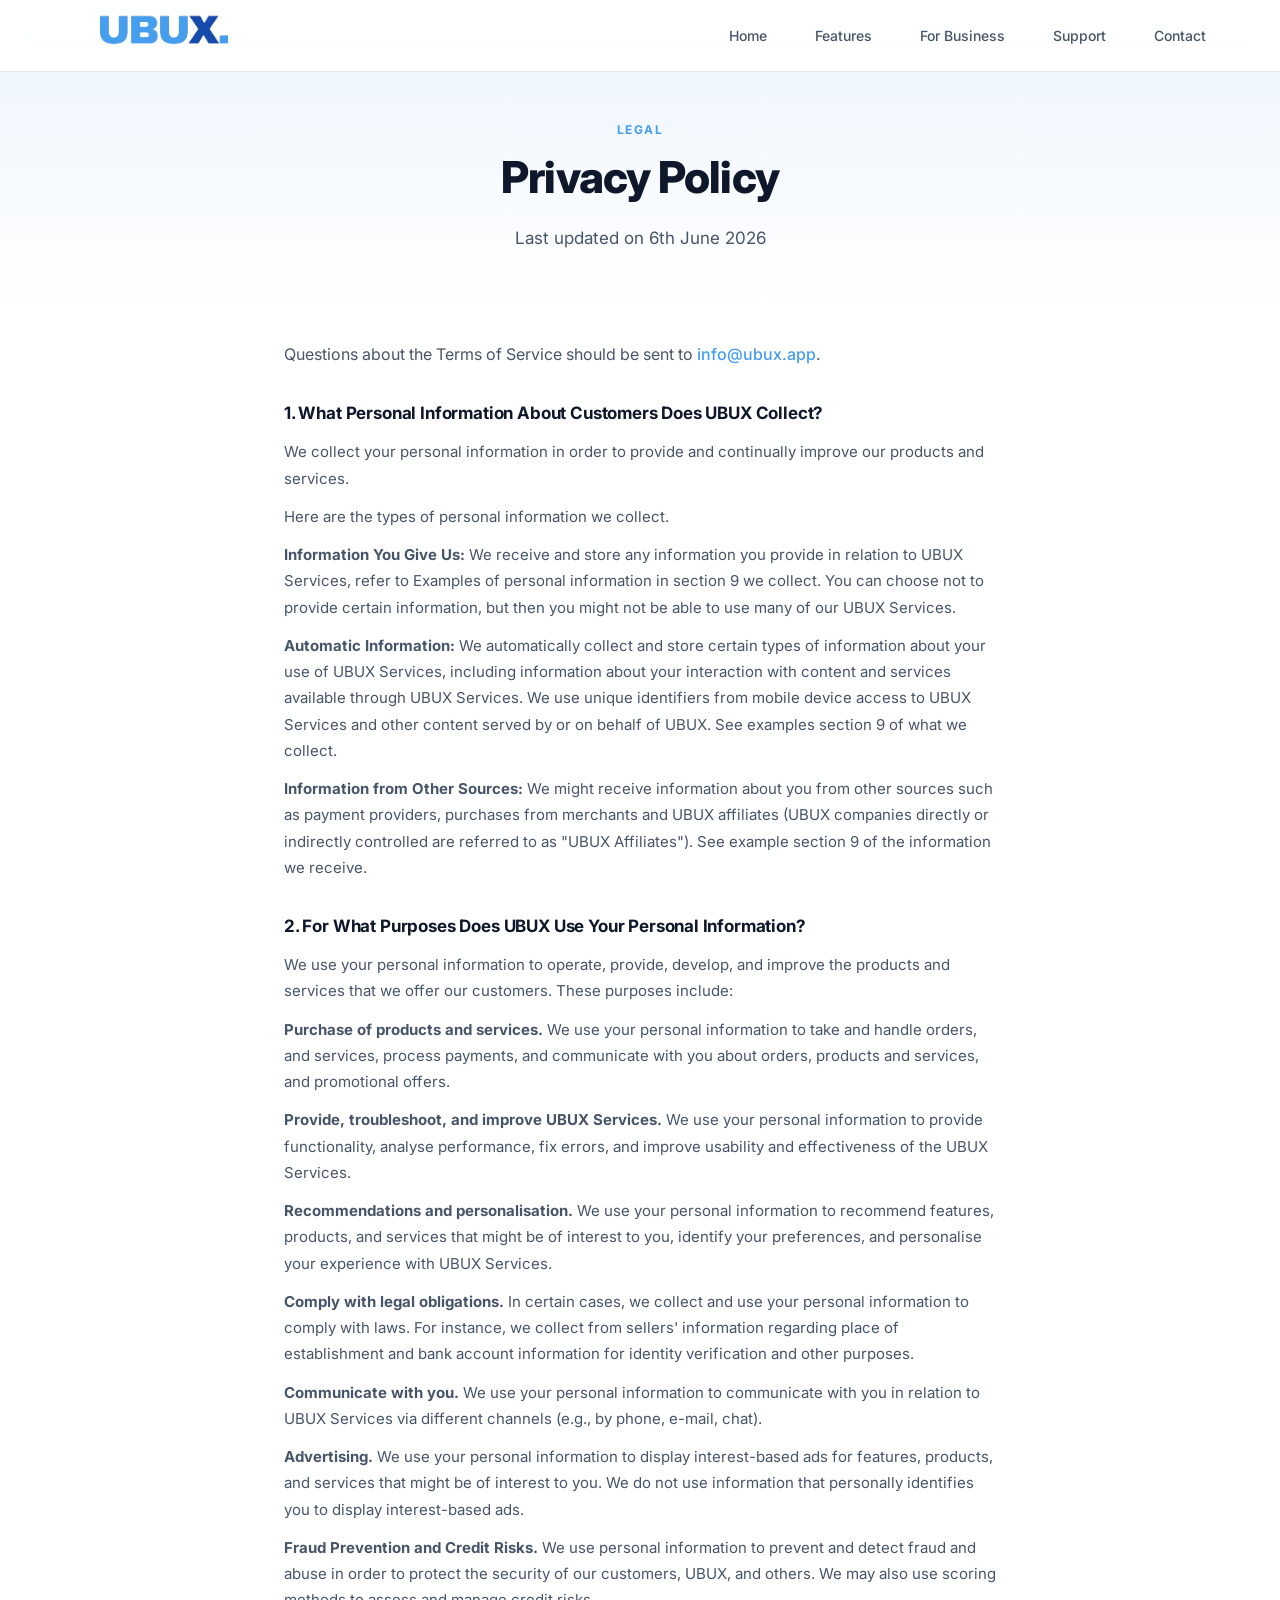
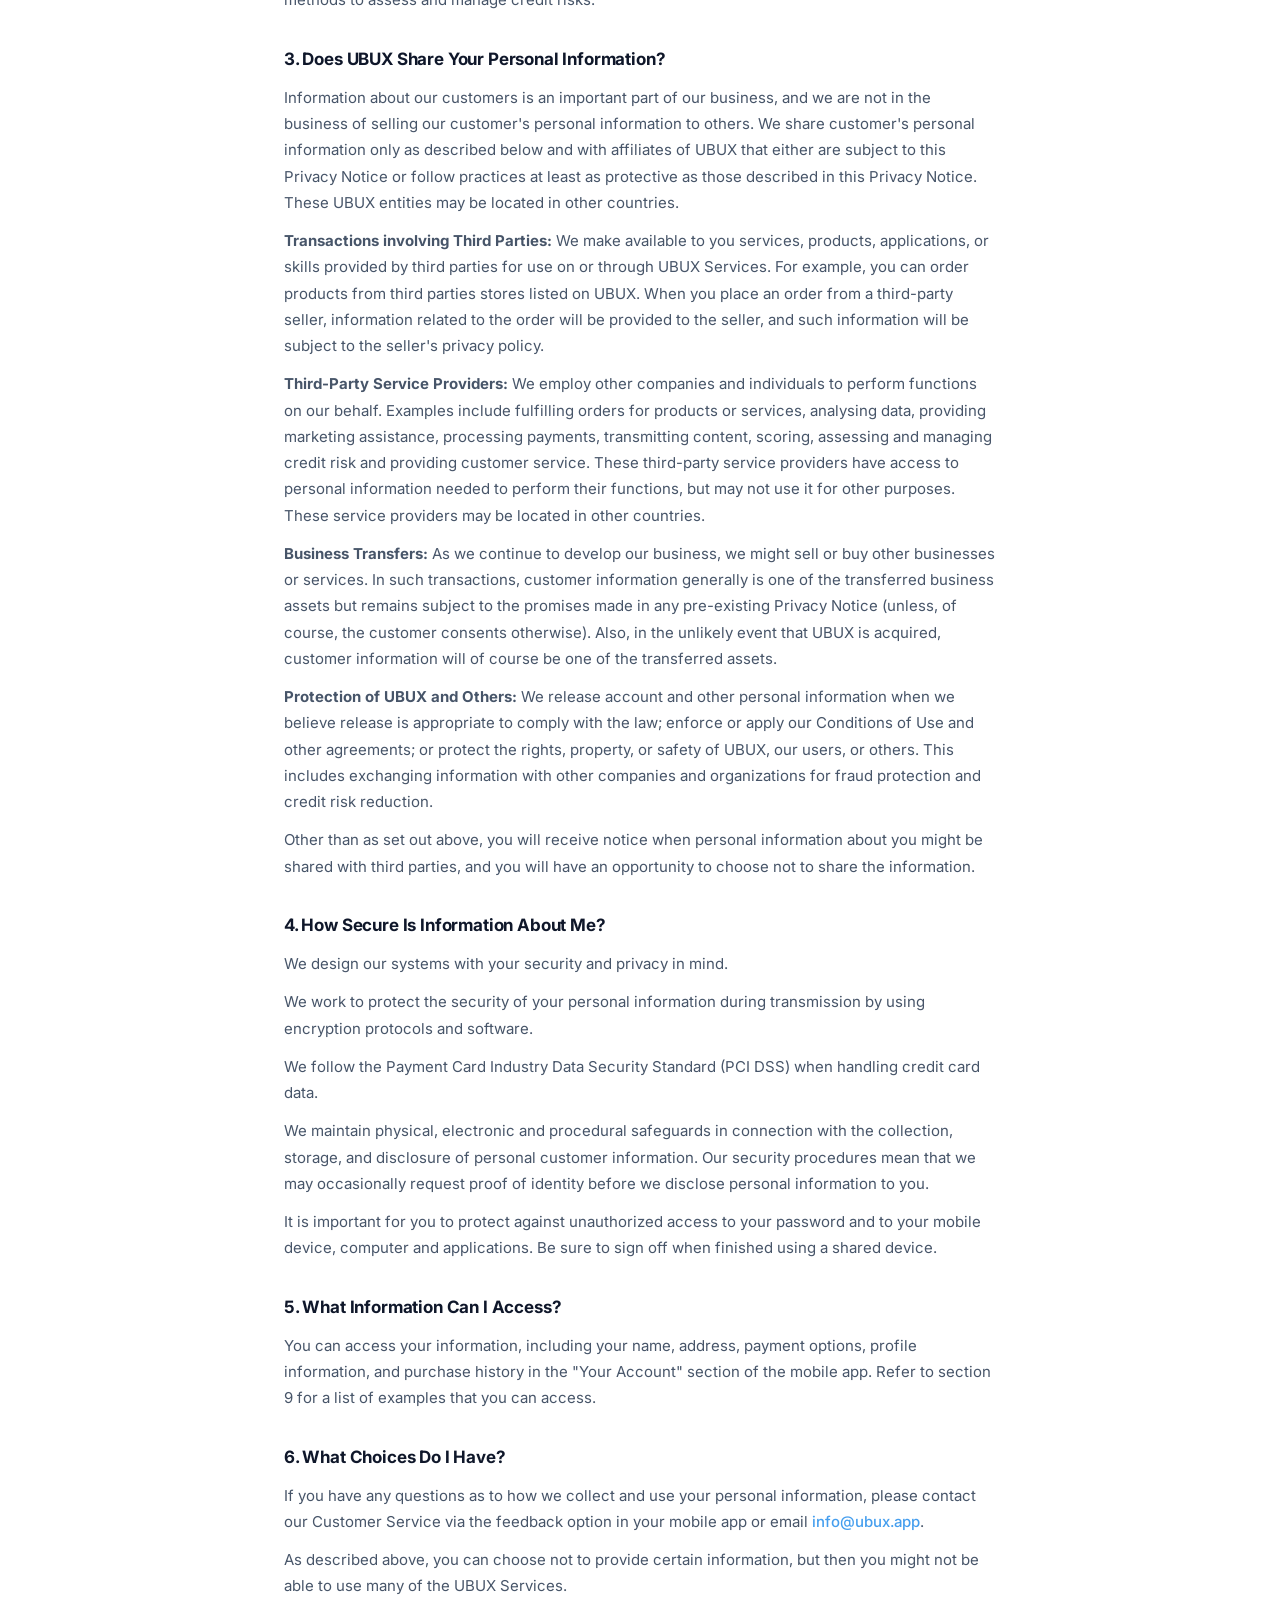
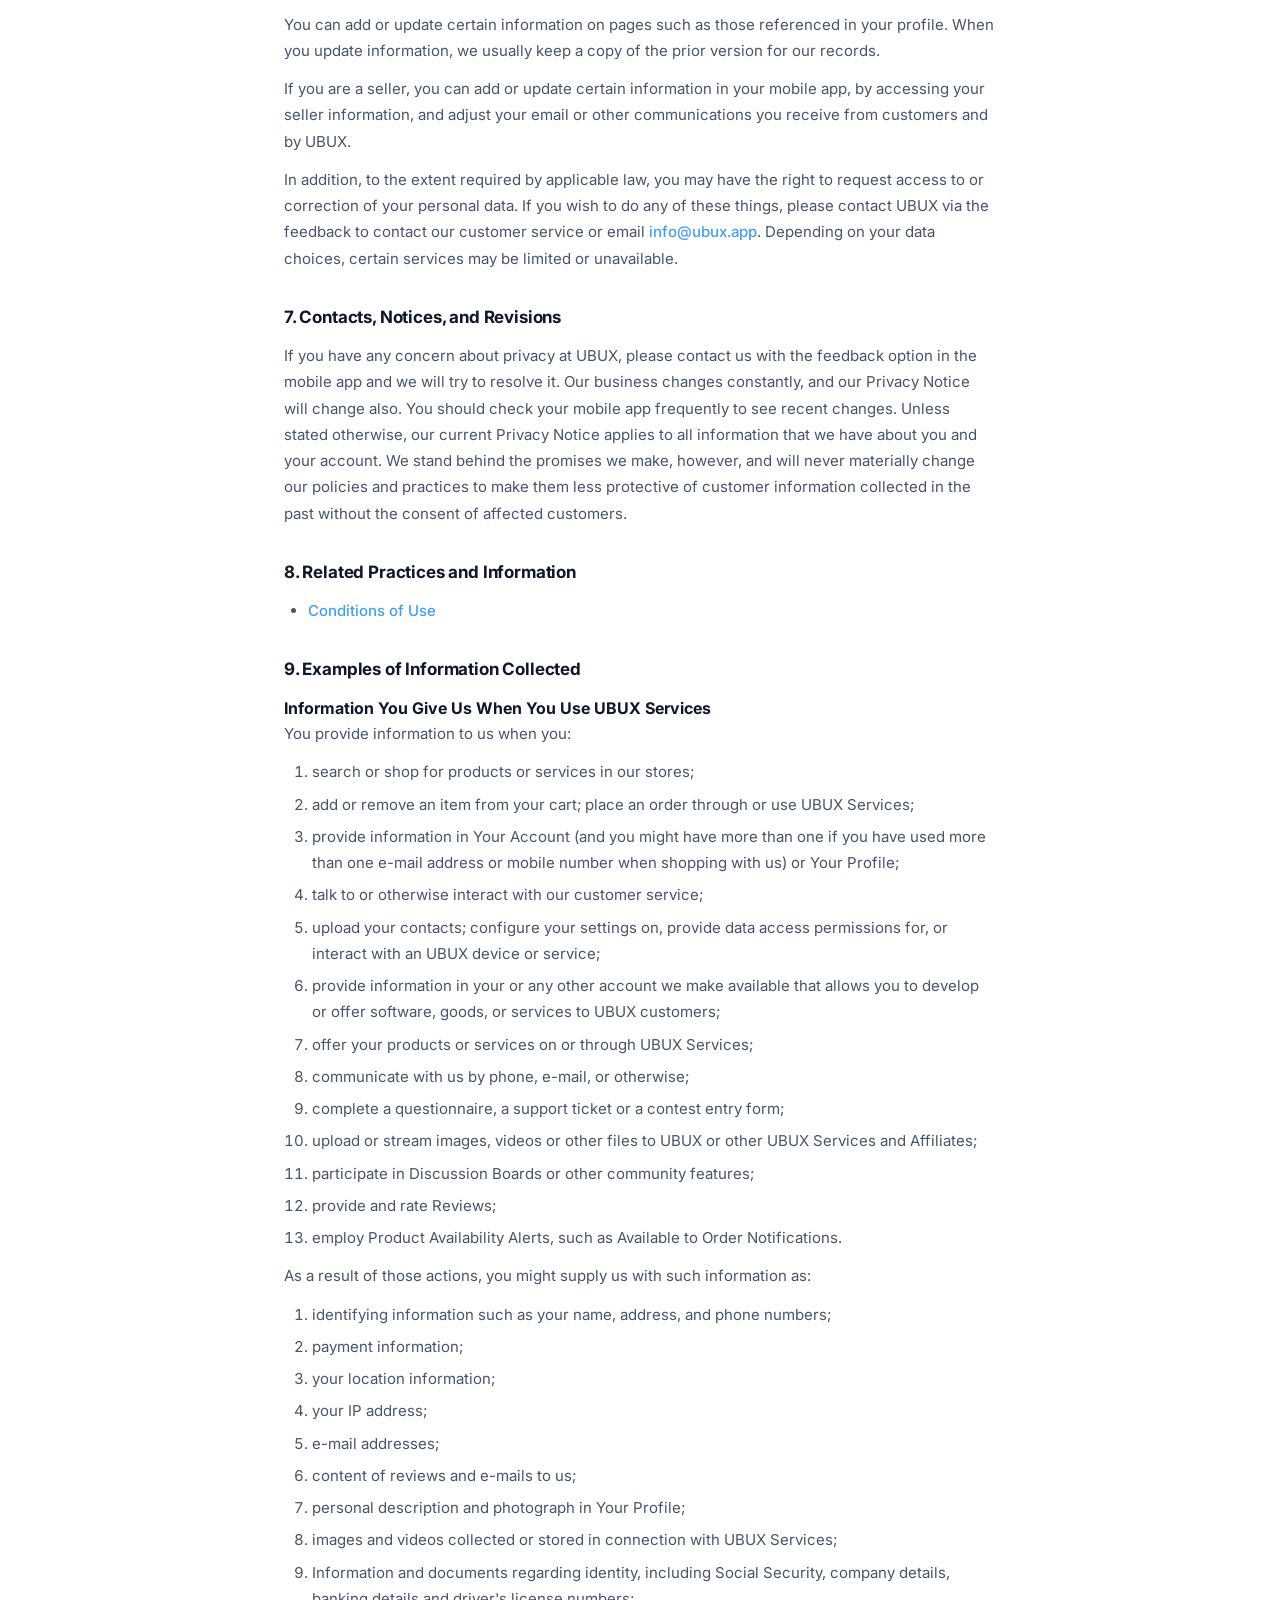
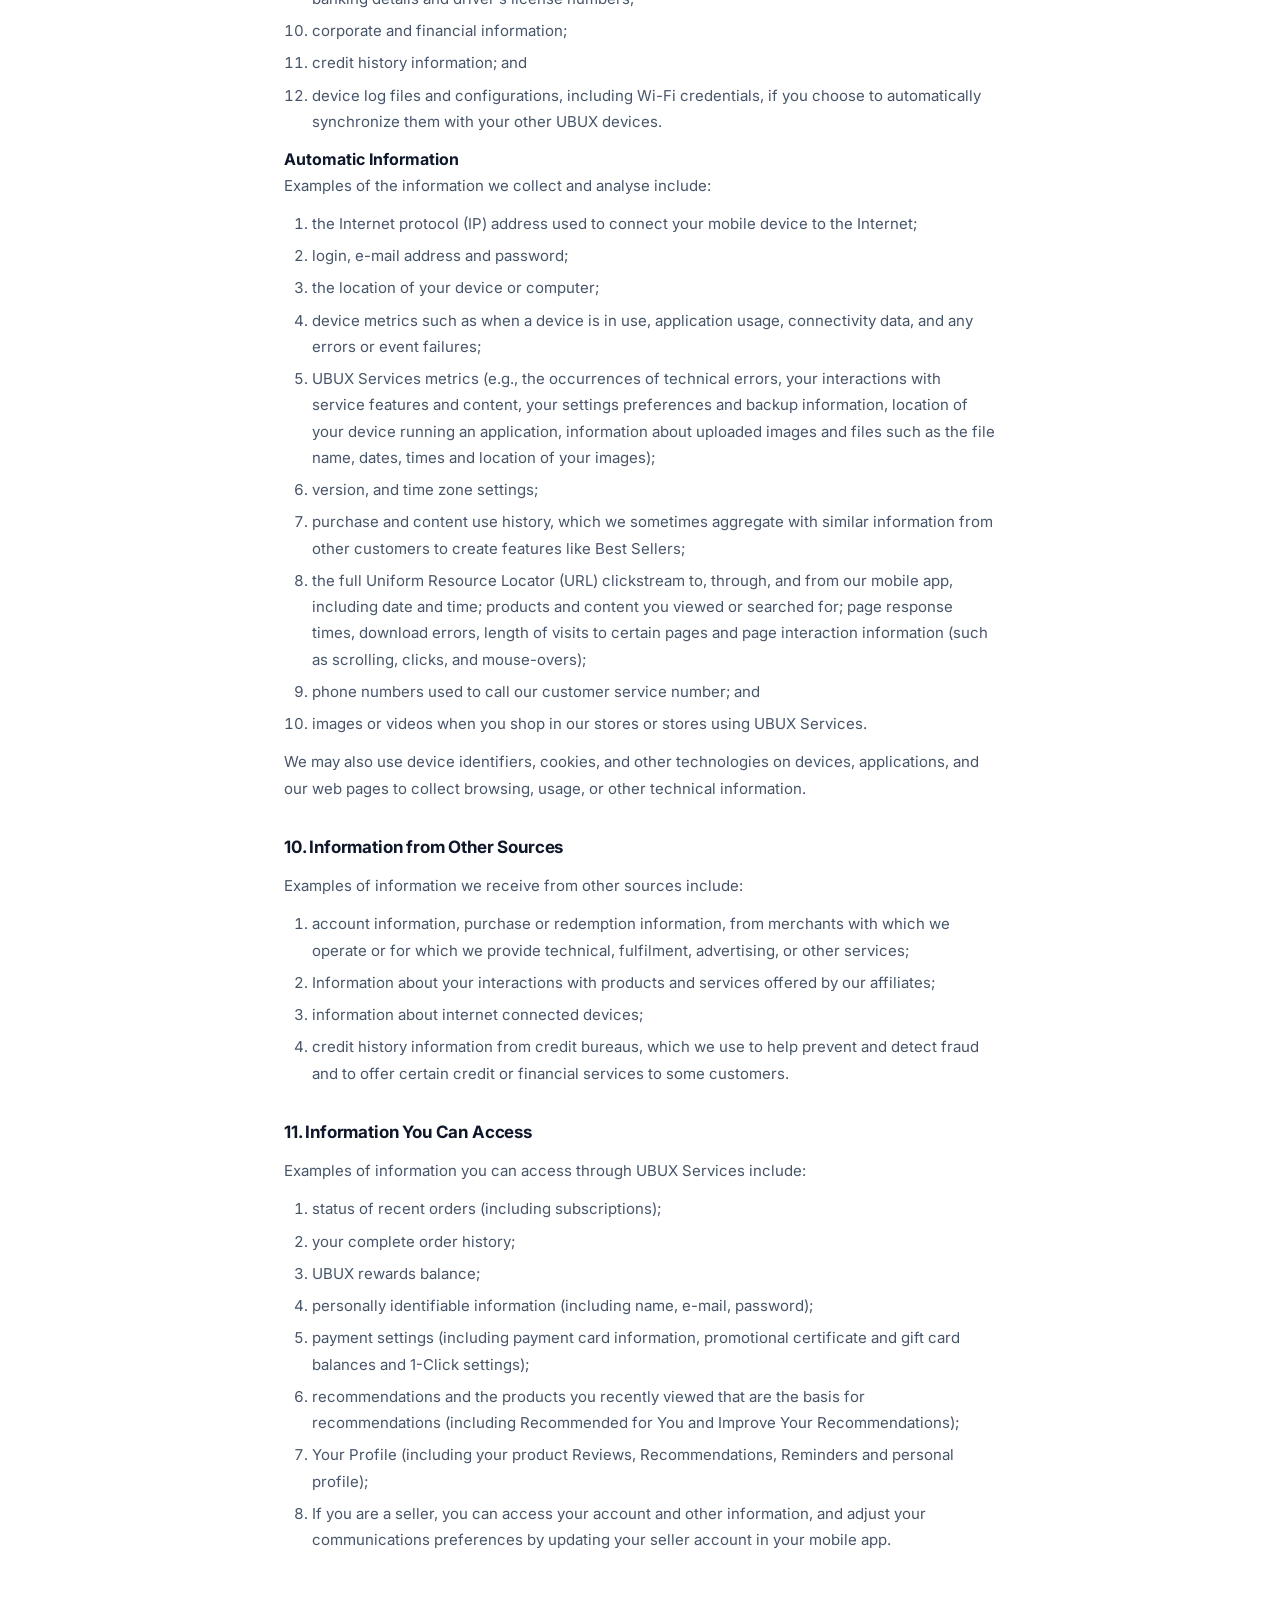
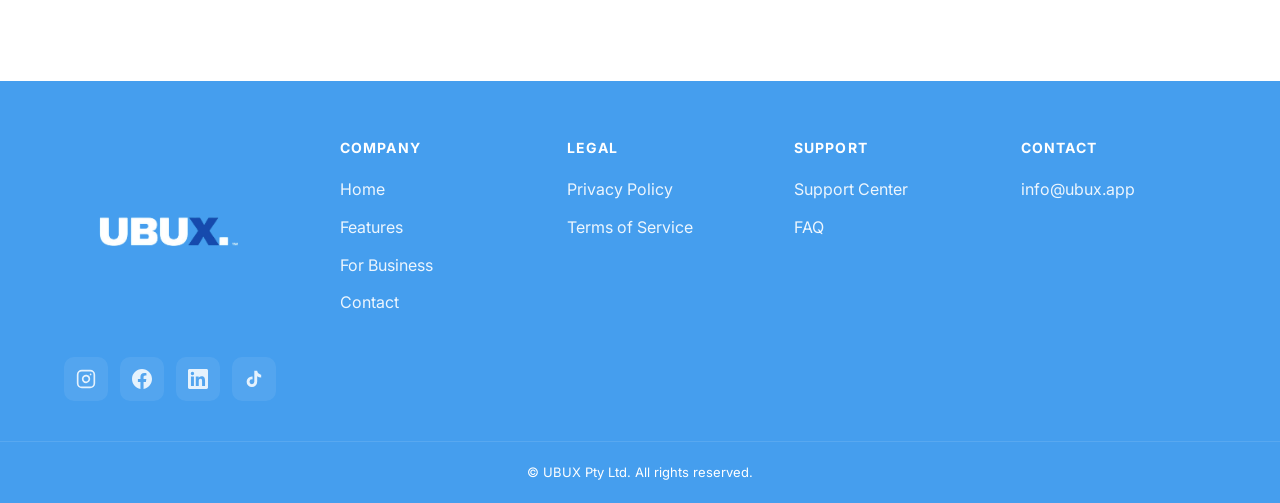
<file: privacy.html>
<!DOCTYPE html>
<html lang="en">
<head>
  <meta charset="UTF-8">
  <meta name="viewport" content="width=device-width, initial-scale=1.0">
  <meta name="description" content="UBUX Privacy Policy — how we collect, use, and protect your personal information.">
  <title>Privacy Policy — UBUX</title>
  <link rel="preconnect" href="https://fonts.googleapis.com">
  <link rel="preconnect" href="https://fonts.gstatic.com" crossorigin>
  <link href="https://fonts.googleapis.com/css2?family=Inter:wght@400;500;600;700;800;900&display=swap" rel="stylesheet">
  <link rel="stylesheet" href="css/styles.css">
</head>
<body>
  <header class="header" id="header">
    <div class="container header__inner">
      <a href="index.html" class="header__logo" aria-label="UBUX Home">
        <img src="assets/images/logo-header.png" alt="UBUX" width="240" height="84">
      </a>

      <button class="header__toggle" id="navToggle" aria-label="Toggle navigation" aria-expanded="false">
        <span class="header__toggle-bar"></span>
        <span class="header__toggle-bar"></span>
        <span class="header__toggle-bar"></span>
      </button>

      <nav class="header__nav" id="mainNav" aria-label="Main navigation">
        <ul class="header__nav-list">
          <li><a href="index.html" class="header__nav-link">Home</a></li>
          <li><a href="features.html" class="header__nav-link">Features</a></li>
          <li><a href="business.html" class="header__nav-link">For Business</a></li>
          <li><a href="support.html" class="header__nav-link">Support</a></li>
          <li><a href="contact.html" class="header__nav-link">Contact</a></li>
        </ul>
      </nav>
    </div>
  </header>

  <main>
    <section class="features-page-hero">
      <div class="container">
        <p class="section-label reveal">LEGAL</p>
        <h1 class="features-page-hero__title reveal">Privacy Policy</h1>
        <p class="features-page-hero__subtitle reveal">
          Last updated on 6th June 2026
        </p>
      </div>
    </section>

    <section class="legal-page">
      <div class="container legal-page__inner">
        <article class="legal-content">
          <p class="legal-content__intro">
            Questions about the Terms of Service should be sent to
            <a href="mailto:info@ubux.app">info@ubux.app</a>.
          </p>

          <section class="legal-content__section">
            <h3>1. What Personal Information About Customers Does UBUX Collect?</h3>
            <p>We collect your personal information in order to provide and continually improve our products and services.</p>
            <p>Here are the types of personal information we collect.</p>
            <p><strong>Information You Give Us:</strong> We receive and store any information you provide in relation to UBUX Services, refer to Examples of personal information in section 9 we collect. You can choose not to provide certain information, but then you might not be able to use many of our UBUX Services.</p>
            <p><strong>Automatic Information:</strong> We automatically collect and store certain types of information about your use of UBUX Services, including information about your interaction with content and services available through UBUX Services. We use unique identifiers from mobile device access to UBUX Services and other content served by or on behalf of UBUX. See examples section 9 of what we collect.</p>
            <p><strong>Information from Other Sources:</strong> We might receive information about you from other sources such as payment providers, purchases from merchants and UBUX affiliates (UBUX companies directly or indirectly controlled are referred to as "UBUX Affiliates"). See example section 9 of the information we receive.</p>
          </section>

          <section class="legal-content__section">
            <h3>2. For What Purposes Does UBUX Use Your Personal Information?</h3>
            <p>We use your personal information to operate, provide, develop, and improve the products and services that we offer our customers. These purposes include:</p>
            <p><strong>Purchase of products and services.</strong> We use your personal information to take and handle orders, and services, process payments, and communicate with you about orders, products and services, and promotional offers.</p>
            <p><strong>Provide, troubleshoot, and improve UBUX Services.</strong> We use your personal information to provide functionality, analyse performance, fix errors, and improve usability and effectiveness of the UBUX Services.</p>
            <p><strong>Recommendations and personalisation.</strong> We use your personal information to recommend features, products, and services that might be of interest to you, identify your preferences, and personalise your experience with UBUX Services.</p>
            <p><strong>Comply with legal obligations.</strong> In certain cases, we collect and use your personal information to comply with laws. For instance, we collect from sellers' information regarding place of establishment and bank account information for identity verification and other purposes.</p>
            <p><strong>Communicate with you.</strong> We use your personal information to communicate with you in relation to UBUX Services via different channels (e.g., by phone, e-mail, chat).</p>
            <p><strong>Advertising.</strong> We use your personal information to display interest-based ads for features, products, and services that might be of interest to you. We do not use information that personally identifies you to display interest-based ads.</p>
            <p><strong>Fraud Prevention and Credit Risks.</strong> We use personal information to prevent and detect fraud and abuse in order to protect the security of our customers, UBUX, and others. We may also use scoring methods to assess and manage credit risks.</p>
          </section>

          <section class="legal-content__section">
            <h3>3. Does UBUX Share Your Personal Information?</h3>
            <p>Information about our customers is an important part of our business, and we are not in the business of selling our customer's personal information to others. We share customer's personal information only as described below and with affiliates of UBUX that either are subject to this Privacy Notice or follow practices at least as protective as those described in this Privacy Notice. These UBUX entities may be located in other countries.</p>
            <p><strong>Transactions involving Third Parties:</strong> We make available to you services, products, applications, or skills provided by third parties for use on or through UBUX Services. For example, you can order products from third parties stores listed on UBUX. When you place an order from a third-party seller, information related to the order will be provided to the seller, and such information will be subject to the seller's privacy policy.</p>
            <p><strong>Third-Party Service Providers:</strong> We employ other companies and individuals to perform functions on our behalf. Examples include fulfilling orders for products or services, analysing data, providing marketing assistance, processing payments, transmitting content, scoring, assessing and managing credit risk and providing customer service. These third-party service providers have access to personal information needed to perform their functions, but may not use it for other purposes. These service providers may be located in other countries.</p>
            <p><strong>Business Transfers:</strong> As we continue to develop our business, we might sell or buy other businesses or services. In such transactions, customer information generally is one of the transferred business assets but remains subject to the promises made in any pre-existing Privacy Notice (unless, of course, the customer consents otherwise). Also, in the unlikely event that UBUX is acquired, customer information will of course be one of the transferred assets.</p>
            <p><strong>Protection of UBUX and Others:</strong> We release account and other personal information when we believe release is appropriate to comply with the law; enforce or apply our Conditions of Use and other agreements; or protect the rights, property, or safety of UBUX, our users, or others. This includes exchanging information with other companies and organizations for fraud protection and credit risk reduction.</p>
            <p>Other than as set out above, you will receive notice when personal information about you might be shared with third parties, and you will have an opportunity to choose not to share the information.</p>
          </section>

          <section class="legal-content__section">
            <h3>4. How Secure Is Information About Me?</h3>
            <p>We design our systems with your security and privacy in mind.</p>
            <p>We work to protect the security of your personal information during transmission by using encryption protocols and software.</p>
            <p>We follow the Payment Card Industry Data Security Standard (PCI DSS) when handling credit card data.</p>
            <p>We maintain physical, electronic and procedural safeguards in connection with the collection, storage, and disclosure of personal customer information. Our security procedures mean that we may occasionally request proof of identity before we disclose personal information to you.</p>
            <p>It is important for you to protect against unauthorized access to your password and to your mobile device, computer and applications. Be sure to sign off when finished using a shared device.</p>
          </section>

          <section class="legal-content__section">
            <h3>5. What Information Can I Access?</h3>
            <p>You can access your information, including your name, address, payment options, profile information, and purchase history in the "Your Account" section of the mobile app. Refer to section 9 for a list of examples that you can access.</p>
          </section>

          <section class="legal-content__section">
            <h3>6. What Choices Do I Have?</h3>
            <p>If you have any questions as to how we collect and use your personal information, please contact our Customer Service via the feedback option in your mobile app or email <a href="mailto:info@ubux.app">info@ubux.app</a>.</p>
            <p>As described above, you can choose not to provide certain information, but then you might not be able to use many of the UBUX Services.</p>
            <p>You can add or update certain information on pages such as those referenced in your profile. When you update information, we usually keep a copy of the prior version for our records.</p>
            <p>If you are a seller, you can add or update certain information in your mobile app, by accessing your seller information, and adjust your email or other communications you receive from customers and by UBUX.</p>
            <p>In addition, to the extent required by applicable law, you may have the right to request access to or correction of your personal data. If you wish to do any of these things, please contact UBUX via the feedback to contact our customer service or email <a href="mailto:info@ubux.app">info@ubux.app</a>. Depending on your data choices, certain services may be limited or unavailable.</p>
          </section>

          <section class="legal-content__section">
            <h3>7. Contacts, Notices, and Revisions</h3>
            <p>If you have any concern about privacy at UBUX, please contact us with the feedback option in the mobile app and we will try to resolve it. Our business changes constantly, and our Privacy Notice will change also. You should check your mobile app frequently to see recent changes. Unless stated otherwise, our current Privacy Notice applies to all information that we have about you and your account. We stand behind the promises we make, however, and will never materially change our policies and practices to make them less protective of customer information collected in the past without the consent of affected customers.</p>
          </section>

          <section class="legal-content__section">
            <h3>8. Related Practices and Information</h3>
            <ul>
              <li><a href="terms.html">Conditions of Use</a></li>
            </ul>
          </section>

          <section class="legal-content__section">
            <h3>9. Examples of Information Collected</h3>
            <h4>Information You Give Us When You Use UBUX Services</h4>
            <p>You provide information to us when you:</p>
            <ol>
              <li>search or shop for products or services in our stores;</li>
              <li>add or remove an item from your cart; place an order through or use UBUX Services;</li>
              <li>provide information in Your Account (and you might have more than one if you have used more than one e-mail address or mobile number when shopping with us) or Your Profile;</li>
              <li>talk to or otherwise interact with our customer service;</li>
              <li>upload your contacts; configure your settings on, provide data access permissions for, or interact with an UBUX device or service;</li>
              <li>provide information in your or any other account we make available that allows you to develop or offer software, goods, or services to UBUX customers;</li>
              <li>offer your products or services on or through UBUX Services;</li>
              <li>communicate with us by phone, e-mail, or otherwise;</li>
              <li>complete a questionnaire, a support ticket or a contest entry form;</li>
              <li>upload or stream images, videos or other files to UBUX or other UBUX Services and Affiliates;</li>
              <li>participate in Discussion Boards or other community features;</li>
              <li>provide and rate Reviews;</li>
              <li>employ Product Availability Alerts, such as Available to Order Notifications.</li>
            </ol>
            <p>As a result of those actions, you might supply us with such information as:</p>
            <ol>
              <li>identifying information such as your name, address, and phone numbers;</li>
              <li>payment information;</li>
              <li>your location information;</li>
              <li>your IP address;</li>
              <li>e-mail addresses;</li>
              <li>content of reviews and e-mails to us;</li>
              <li>personal description and photograph in Your Profile;</li>
              <li>images and videos collected or stored in connection with UBUX Services;</li>
              <li>Information and documents regarding identity, including Social Security, company details, banking details and driver's license numbers;</li>
              <li>corporate and financial information;</li>
              <li>credit history information; and</li>
              <li>device log files and configurations, including Wi-Fi credentials, if you choose to automatically synchronize them with your other UBUX devices.</li>
            </ol>
            <h4>Automatic Information</h4>
            <p>Examples of the information we collect and analyse include:</p>
            <ol>
              <li>the Internet protocol (IP) address used to connect your mobile device to the Internet;</li>
              <li>login, e-mail address and password;</li>
              <li>the location of your device or computer;</li>
              <li>device metrics such as when a device is in use, application usage, connectivity data, and any errors or event failures;</li>
              <li>UBUX Services metrics (e.g., the occurrences of technical errors, your interactions with service features and content, your settings preferences and backup information, location of your device running an application, information about uploaded images and files such as the file name, dates, times and location of your images);</li>
              <li>version, and time zone settings;</li>
              <li>purchase and content use history, which we sometimes aggregate with similar information from other customers to create features like Best Sellers;</li>
              <li>the full Uniform Resource Locator (URL) clickstream to, through, and from our mobile app, including date and time; products and content you viewed or searched for; page response times, download errors, length of visits to certain pages and page interaction information (such as scrolling, clicks, and mouse-overs);</li>
              <li>phone numbers used to call our customer service number; and</li>
              <li>images or videos when you shop in our stores or stores using UBUX Services.</li>
            </ol>
            <p>We may also use device identifiers, cookies, and other technologies on devices, applications, and our web pages to collect browsing, usage, or other technical information.</p>
          </section>

          <section class="legal-content__section">
            <h3>10. Information from Other Sources</h3>
            <p>Examples of information we receive from other sources include:</p>
            <ol>
              <li>account information, purchase or redemption information, from merchants with which we operate or for which we provide technical, fulfilment, advertising, or other services;</li>
              <li>Information about your interactions with products and services offered by our affiliates;</li>
              <li>information about internet connected devices;</li>
              <li>credit history information from credit bureaus, which we use to help prevent and detect fraud and to offer certain credit or financial services to some customers.</li>
            </ol>
          </section>

          <section class="legal-content__section">
            <h3>11. Information You Can Access</h3>
            <p>Examples of information you can access through UBUX Services include:</p>
            <ol>
              <li>status of recent orders (including subscriptions);</li>
              <li>your complete order history;</li>
              <li>UBUX rewards balance;</li>
              <li>personally identifiable information (including name, e-mail, password);</li>
              <li>payment settings (including payment card information, promotional certificate and gift card balances and 1-Click settings);</li>
              <li>recommendations and the products you recently viewed that are the basis for recommendations (including Recommended for You and Improve Your Recommendations);</li>
              <li>Your Profile (including your product Reviews, Recommendations, Reminders and personal profile);</li>
              <li>If you are a seller, you can access your account and other information, and adjust your communications preferences by updating your seller account in your mobile app.</li>
            </ol>
          </section>
        </article>
      </div>
    </section>
  </main>

  <footer class="footer">
    <div class="container footer__inner">
      <div class="footer__brand reveal reveal--left">
        <a href="index.html" class="footer__logo" aria-label="UBUX Home">
          <img src="assets/images/logo-footer.png" alt="UBUX" width="200" height="88">
        </a>
        <div class="footer__social">
          <a href="https://instagram.com/ubux" class="footer__social-link" aria-label="Follow UBUX on Instagram" target="_blank" rel="noopener noreferrer">
            <svg viewBox="0 0 24 24" fill="none" stroke="currentColor" stroke-width="2" stroke-linecap="round" stroke-linejoin="round" aria-hidden="true">
              <rect x="2" y="2" width="20" height="20" rx="5" ry="5"/>
              <path d="M16 11.37A4 4 0 1112.63 8 4 4 0 0116 11.37z"/>
              <line x1="17.5" y1="6.5" x2="17.51" y2="6.5"/>
            </svg>
          </a>
          <a href="https://facebook.com/ubux" class="footer__social-link" aria-label="Follow UBUX on Facebook" target="_blank" rel="noopener noreferrer">
            <svg viewBox="0 0 24 24" fill="currentColor" aria-hidden="true">
              <path d="M24 12.073c0-6.627-5.373-12-12-12s-12 5.373-12 12c0 5.99 4.388 10.954 10.125 11.854v-8.385H7.078v-3.47h3.047V9.43c0-3.007 1.792-4.669 4.533-4.669 1.312 0 2.686.235 2.686.235v2.953H15.83c-1.491 0-1.956.925-1.956 1.874v2.25h3.328l-.532 3.47h-2.796v8.385C19.612 23.027 24 18.062 24 12.073z"/>
            </svg>
          </a>
          <a href="https://linkedin.com/company/ubux" class="footer__social-link" aria-label="Follow UBUX on LinkedIn" target="_blank" rel="noopener noreferrer">
            <svg viewBox="0 0 24 24" fill="currentColor" aria-hidden="true">
              <path d="M20.447 20.452h-3.554v-5.569c0-1.328-.027-3.037-1.852-3.037-1.853 0-2.136 1.445-2.136 2.939v5.667H9.351V9h3.414v1.561h.046c.477-.9 1.637-1.85 3.37-1.85 3.601 0 4.267 2.37 4.267 5.455v6.286zM5.337 7.433a2.062 2.062 0 01-2.063-2.065 2.064 2.064 0 112.063 2.065zm1.782 13.019H3.555V9h3.564v11.452zM22.225 0H1.771C.792 0 0 .774 0 1.729v20.542C0 23.227.792 24 1.771 24h20.451C23.2 24 24 23.227 24 22.271V1.729C24 .774 23.2 0 22.222 0h.003z"/>
            </svg>
          </a>
          <a href="https://tiktok.com/@ubux" class="footer__social-link" aria-label="Follow UBUX on TikTok" target="_blank" rel="noopener noreferrer">
            <svg viewBox="0 0 24 24" fill="currentColor" aria-hidden="true">
              <path d="M19.59 6.69a4.83 4.83 0 01-3.77-4.25V2h-3.45v13.67a2.89 2.89 0 01-2.88 2.5 2.89 2.89 0 01-2.89-2.89 2.89 2.89 0 012.89-2.89c.28 0 .54.04.79.1V9.01a6.27 6.27 0 00-.79-.05 6.34 6.34 0 00-6.34 6.34 6.34 6.34 0 006.34 6.34 6.34 6.34 0 006.34-6.34V8.69a8.18 8.18 0 004.78 1.52V6.76a4.85 4.85 0 01-1.01-.07z"/>
            </svg>
          </a>
        </div>
      </div>

      <div class="footer__columns" data-reveal-stagger="80">
        <div class="footer__col reveal">
          <h4 class="footer__col-title">COMPANY</h4>
          <ul>
            <li><a href="index.html">Home</a></li>
            <li><a href="features.html">Features</a></li>
            <li><a href="business.html">For Business</a></li>
            <li><a href="contact.html">Contact</a></li>
          </ul>
        </div>
        <div class="footer__col reveal">
          <h4 class="footer__col-title">LEGAL</h4>
          <ul>
            <li><a href="privacy.html">Privacy Policy</a></li>
            <li><a href="terms.html">Terms of Service</a></li>
          </ul>
        </div>
        <div class="footer__col reveal">
          <h4 class="footer__col-title">SUPPORT</h4>
          <ul>
            <li><a href="support.html">Support Center</a></li>
            <li><a href="support.html#faq">FAQ</a></li>
          </ul>
        </div>
        <div class="footer__col reveal">
          <h4 class="footer__col-title">CONTACT</h4>
          <ul>
            <li><a href="mailto:info@ubux.app">info@ubux.app</a></li>
          </ul>
        </div>
      </div>
    </div>

    <div class="footer__bottom">
      <div class="container">
        <p class="footer__copyright">&copy; UBUX Pty Ltd. All rights reserved.</p>
      </div>
    </div>
  </footer>

  <script src="js/main.js"></script>
</body>
</html>
</file>
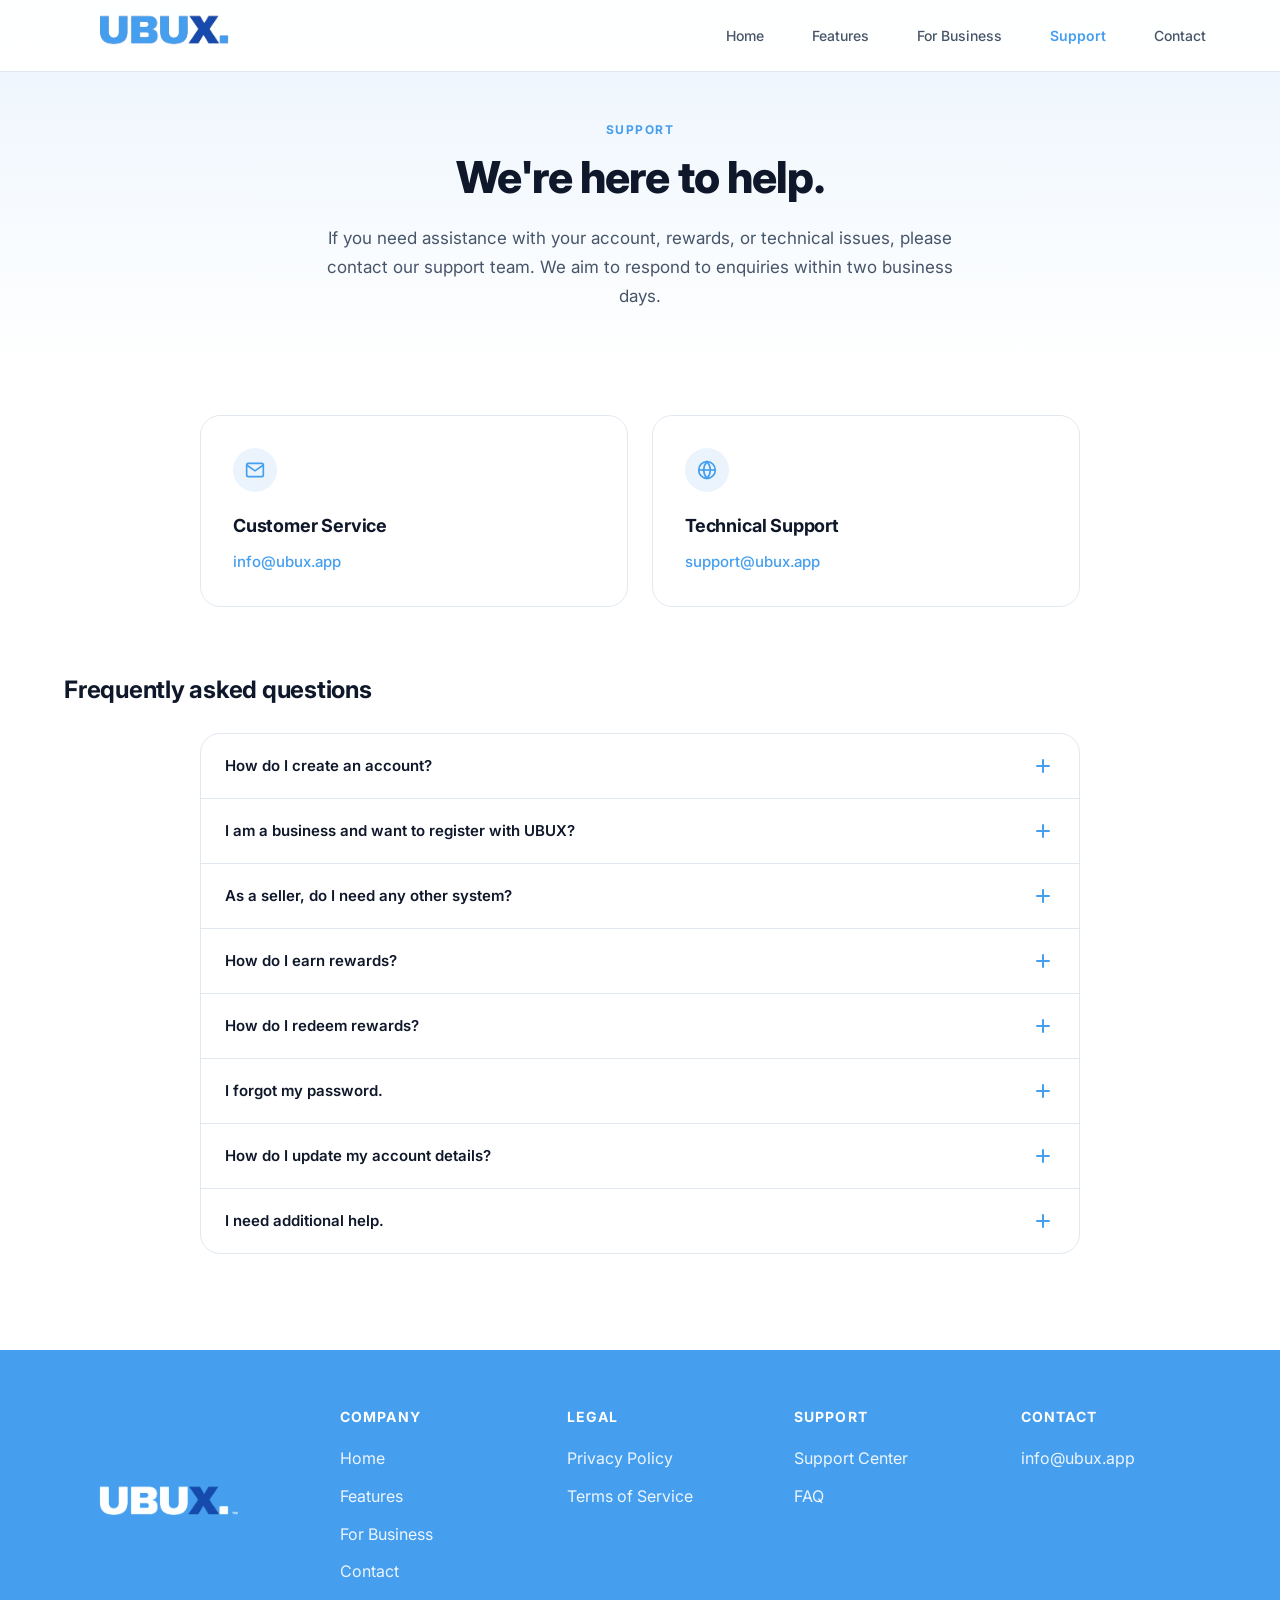
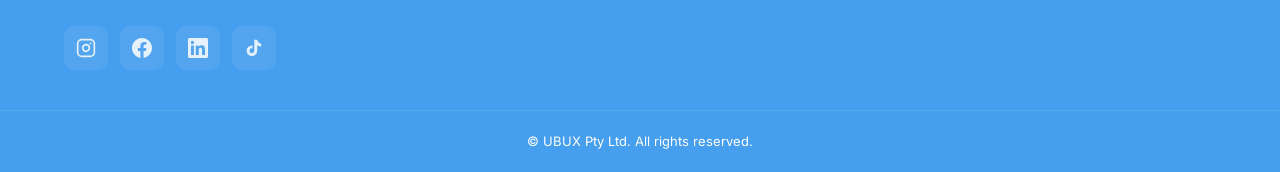
<file: support.html>
<!DOCTYPE html>
<html lang="en">
<head>
  <meta charset="UTF-8">
  <meta name="viewport" content="width=device-width, initial-scale=1.0">
  <meta name="description" content="UBUX support — get help with your account, rewards, technical issues, and frequently asked questions.">
  <title>Support — UBUX</title>
  <link rel="preconnect" href="https://fonts.googleapis.com">
  <link rel="preconnect" href="https://fonts.gstatic.com" crossorigin>
  <link href="https://fonts.googleapis.com/css2?family=Inter:wght@400;500;600;700;800;900&display=swap" rel="stylesheet">
  <link rel="stylesheet" href="css/styles.css">
</head>
<body>
  <header class="header" id="header">
    <div class="container header__inner">
      <a href="index.html" class="header__logo" aria-label="UBUX Home">
        <img src="assets/images/logo-header.png" alt="UBUX" width="240" height="84">
      </a>

      <button class="header__toggle" id="navToggle" aria-label="Toggle navigation" aria-expanded="false">
        <span class="header__toggle-bar"></span>
        <span class="header__toggle-bar"></span>
        <span class="header__toggle-bar"></span>
      </button>

      <nav class="header__nav" id="mainNav" aria-label="Main navigation">
        <ul class="header__nav-list">
          <li><a href="index.html" class="header__nav-link">Home</a></li>
          <li><a href="features.html" class="header__nav-link">Features</a></li>
          <li><a href="business.html" class="header__nav-link">For Business</a></li>
          <li><a href="support.html" class="header__nav-link header__nav-link--current" aria-current="page">Support</a></li>
          <li><a href="contact.html" class="header__nav-link">Contact</a></li>
        </ul>
      </nav>
    </div>
  </header>

  <main>
    <section class="features-page-hero">
      <div class="container">
        <p class="section-label reveal">SUPPORT</p>
        <h1 class="features-page-hero__title reveal">We're here to help.</h1>
        <p class="features-page-hero__subtitle reveal">
          If you need assistance with your account, rewards, or technical issues, please contact
          our support team. We aim to respond to enquiries within two business days.
        </p>
      </div>
    </section>

    <section class="support-page">
      <div class="container">
        <div class="support-page__cards" data-reveal-stagger="80">
          <article class="contact-card contact-card--support reveal">
            <div class="contact-card__icon" aria-hidden="true">
              <svg viewBox="0 0 24 24" fill="none" stroke="currentColor" stroke-width="2">
                <path d="M4 4h16c1.1 0 2 .9 2 2v12c0 1.1-.9 2-2 2H4c-1.1 0-2-.9-2-2V6c0-1.1.9-2 2-2z"/>
                <polyline points="22,6 12,13 2,6"/>
              </svg>
            </div>
            <h2 class="contact-card__title">Customer Service</h2>
            <a href="mailto:info@ubux.app" class="contact-card__email">info@ubux.app</a>
          </article>

          <article class="contact-card contact-card--support reveal">
            <div class="contact-card__icon" aria-hidden="true">
              <svg viewBox="0 0 24 24" fill="none" stroke="currentColor" stroke-width="2">
                <circle cx="12" cy="12" r="10"/>
                <line x1="2" y1="12" x2="22" y2="12"/>
                <path d="M12 2a15.3 15.3 0 014 10 15.3 15.3 0 01-4 10 15.3 15.3 0 01-4-10 15.3 15.3 0 014-10z"/>
              </svg>
            </div>
            <h2 class="contact-card__title">Technical Support</h2>
            <a href="mailto:support@ubux.app" class="contact-card__email">support@ubux.app</a>
          </article>
        </div>

        <div class="faq" id="faq">
          <h2 class="faq__title reveal">Frequently asked questions</h2>
          <div class="faq__list" data-reveal-stagger="60">
            <details class="faq__item reveal">
              <summary class="faq__question">
                How do I create an account?
                <span class="faq__icon" aria-hidden="true"></span>
              </summary>
              <div class="faq__answer">
                <p>Download the UBUX app from the App Store or Google Play, tap Sign Up, and follow the prompts to register with your email address. You'll receive a verification code to complete setup.</p>
              </div>
            </details>

            <details class="faq__item reveal">
              <summary class="faq__question">
                I am a business and want to register with UBUX?
                <span class="faq__icon" aria-hidden="true"></span>
              </summary>
              <div class="faq__answer">
                <p>Visit our <a href="business.html">For Business</a> page to learn how UBUX works for merchants, then contact us at <a href="mailto:info@ubux.app">info@ubux.app</a> to get started. Our team will guide you through onboarding at no cost.</p>
              </div>
            </details>

            <details class="faq__item reveal">
              <summary class="faq__question">
                As a seller, do I need any other system?
                <span class="faq__icon" aria-hidden="true"></span>
              </summary>
              <div class="faq__answer">
                <p>No additional loyalty system is required. Simply download the UBUX app and register your business. Once approved, you can immediately start offering rewards, promotions, and products to customers within the growing UBUX community. Increase your visibility, attract new customers, and encourage repeat business—all from a single platform.</p>
              </div>
            </details>

            <details class="faq__item reveal">
              <summary class="faq__question">
                How do I earn rewards?
                <span class="faq__icon" aria-hidden="true"></span>
              </summary>
              <div class="faq__answer">
                <p>Rewards are earned through purchases with participating businesses using the UBUX app.</p>
              </div>
            </details>

            <details class="faq__item reveal">
              <summary class="faq__question">
                How do I redeem rewards?
                <span class="faq__icon" aria-hidden="true"></span>
              </summary>
              <div class="faq__answer">
                <p>Available rewards can be redeemed through the UBUX app with participating businesses.</p>
              </div>
            </details>

            <details class="faq__item reveal">
              <summary class="faq__question">
                I forgot my password.
                <span class="faq__icon" aria-hidden="true"></span>
              </summary>
              <div class="faq__answer">
                <p>On the login screen, tap Forgot Password and enter the email address linked to your account. We'll send you a secure link to reset your password. If you need further help, email <a href="mailto:support@ubux.app">support@ubux.app</a>.</p>
              </div>
            </details>

            <details class="faq__item reveal">
              <summary class="faq__question">
                How do I update my account details?
                <span class="faq__icon" aria-hidden="true"></span>
              </summary>
              <div class="faq__answer">
                <p>Please contact our support team at <a href="mailto:support@ubux.app">support@ubux.app</a> for any assistance regarding your account. Our support team would be happy to help.</p>
              </div>
            </details>

            <details class="faq__item reveal">
              <summary class="faq__question">
                I need additional help.
                <span class="faq__icon" aria-hidden="true"></span>
              </summary>
              <div class="faq__answer">
                <p>Contact our support team and we'll be happy to assist.</p>
              </div>
            </details>
          </div>
        </div>
      </div>
    </section>
  </main>

  <footer class="footer">
    <div class="container footer__inner">
      <div class="footer__brand reveal reveal--left">
        <a href="index.html" class="footer__logo" aria-label="UBUX Home">
          <img src="assets/images/logo-footer.png" alt="UBUX" width="200" height="88">
        </a>
        <div class="footer__social">
          <a href="https://instagram.com/ubux" class="footer__social-link" aria-label="Follow UBUX on Instagram" target="_blank" rel="noopener noreferrer">
            <svg viewBox="0 0 24 24" fill="none" stroke="currentColor" stroke-width="2" stroke-linecap="round" stroke-linejoin="round" aria-hidden="true">
              <rect x="2" y="2" width="20" height="20" rx="5" ry="5"/>
              <path d="M16 11.37A4 4 0 1112.63 8 4 4 0 0116 11.37z"/>
              <line x1="17.5" y1="6.5" x2="17.51" y2="6.5"/>
            </svg>
          </a>
          <a href="https://facebook.com/ubux" class="footer__social-link" aria-label="Follow UBUX on Facebook" target="_blank" rel="noopener noreferrer">
            <svg viewBox="0 0 24 24" fill="currentColor" aria-hidden="true">
              <path d="M24 12.073c0-6.627-5.373-12-12-12s-12 5.373-12 12c0 5.99 4.388 10.954 10.125 11.854v-8.385H7.078v-3.47h3.047V9.43c0-3.007 1.792-4.669 4.533-4.669 1.312 0 2.686.235 2.686.235v2.953H15.83c-1.491 0-1.956.925-1.956 1.874v2.25h3.328l-.532 3.47h-2.796v8.385C19.612 23.027 24 18.062 24 12.073z"/>
            </svg>
          </a>
          <a href="https://linkedin.com/company/ubux" class="footer__social-link" aria-label="Follow UBUX on LinkedIn" target="_blank" rel="noopener noreferrer">
            <svg viewBox="0 0 24 24" fill="currentColor" aria-hidden="true">
              <path d="M20.447 20.452h-3.554v-5.569c0-1.328-.027-3.037-1.852-3.037-1.853 0-2.136 1.445-2.136 2.939v5.667H9.351V9h3.414v1.561h.046c.477-.9 1.637-1.85 3.37-1.85 3.601 0 4.267 2.37 4.267 5.455v6.286zM5.337 7.433a2.062 2.062 0 01-2.063-2.065 2.064 2.064 0 112.063 2.065zm1.782 13.019H3.555V9h3.564v11.452zM22.225 0H1.771C.792 0 0 .774 0 1.729v20.542C0 23.227.792 24 1.771 24h20.451C23.2 24 24 23.227 24 22.271V1.729C24 .774 23.2 0 22.222 0h.003z"/>
            </svg>
          </a>
          <a href="https://tiktok.com/@ubux" class="footer__social-link" aria-label="Follow UBUX on TikTok" target="_blank" rel="noopener noreferrer">
            <svg viewBox="0 0 24 24" fill="currentColor" aria-hidden="true">
              <path d="M19.59 6.69a4.83 4.83 0 01-3.77-4.25V2h-3.45v13.67a2.89 2.89 0 01-2.88 2.5 2.89 2.89 0 01-2.89-2.89 2.89 2.89 0 012.89-2.89c.28 0 .54.04.79.1V9.01a6.27 6.27 0 00-.79-.05 6.34 6.34 0 00-6.34 6.34 6.34 6.34 0 006.34 6.34 6.34 6.34 0 006.34-6.34V8.69a8.18 8.18 0 004.78 1.52V6.76a4.85 4.85 0 01-1.01-.07z"/>
            </svg>
          </a>
        </div>
      </div>

      <div class="footer__columns" data-reveal-stagger="80">
        <div class="footer__col reveal">
          <h4 class="footer__col-title">COMPANY</h4>
          <ul>
            <li><a href="index.html">Home</a></li>
            <li><a href="features.html">Features</a></li>
            <li><a href="business.html">For Business</a></li>
            <li><a href="contact.html">Contact</a></li>
          </ul>
        </div>
        <div class="footer__col reveal">
          <h4 class="footer__col-title">LEGAL</h4>
          <ul>
            <li><a href="privacy.html">Privacy Policy</a></li>
            <li><a href="terms.html">Terms of Service</a></li>
          </ul>
        </div>
        <div class="footer__col reveal">
          <h4 class="footer__col-title">SUPPORT</h4>
          <ul>
            <li><a href="support.html">Support Center</a></li>
            <li><a href="support.html#faq">FAQ</a></li>
          </ul>
        </div>
        <div class="footer__col reveal">
          <h4 class="footer__col-title">CONTACT</h4>
          <ul>
            <li><a href="mailto:info@ubux.app">info@ubux.app</a></li>
          </ul>
        </div>
      </div>
    </div>

    <div class="footer__bottom">
      <div class="container">
        <p class="footer__copyright">&copy; UBUX Pty Ltd. All rights reserved.</p>
      </div>
    </div>
  </footer>

  <script src="js/main.js"></script>
</body>
</html>
</file>
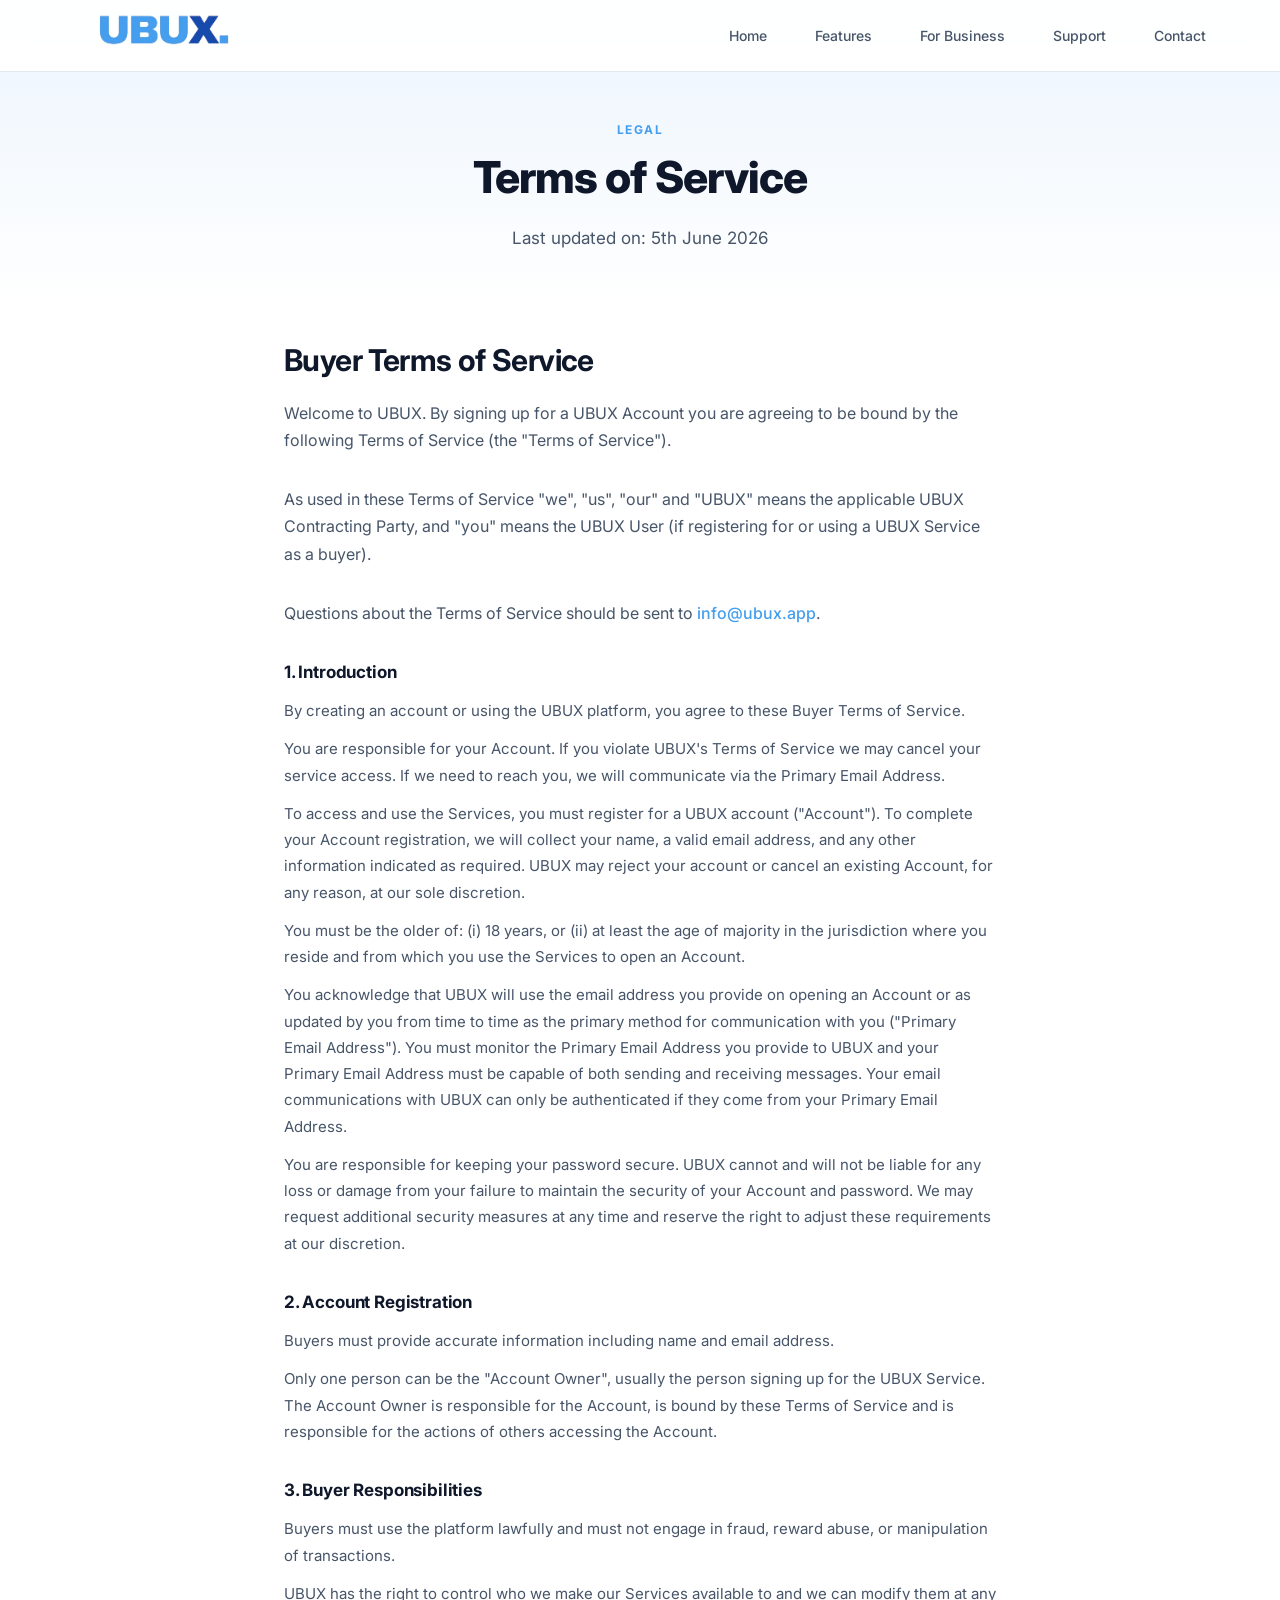
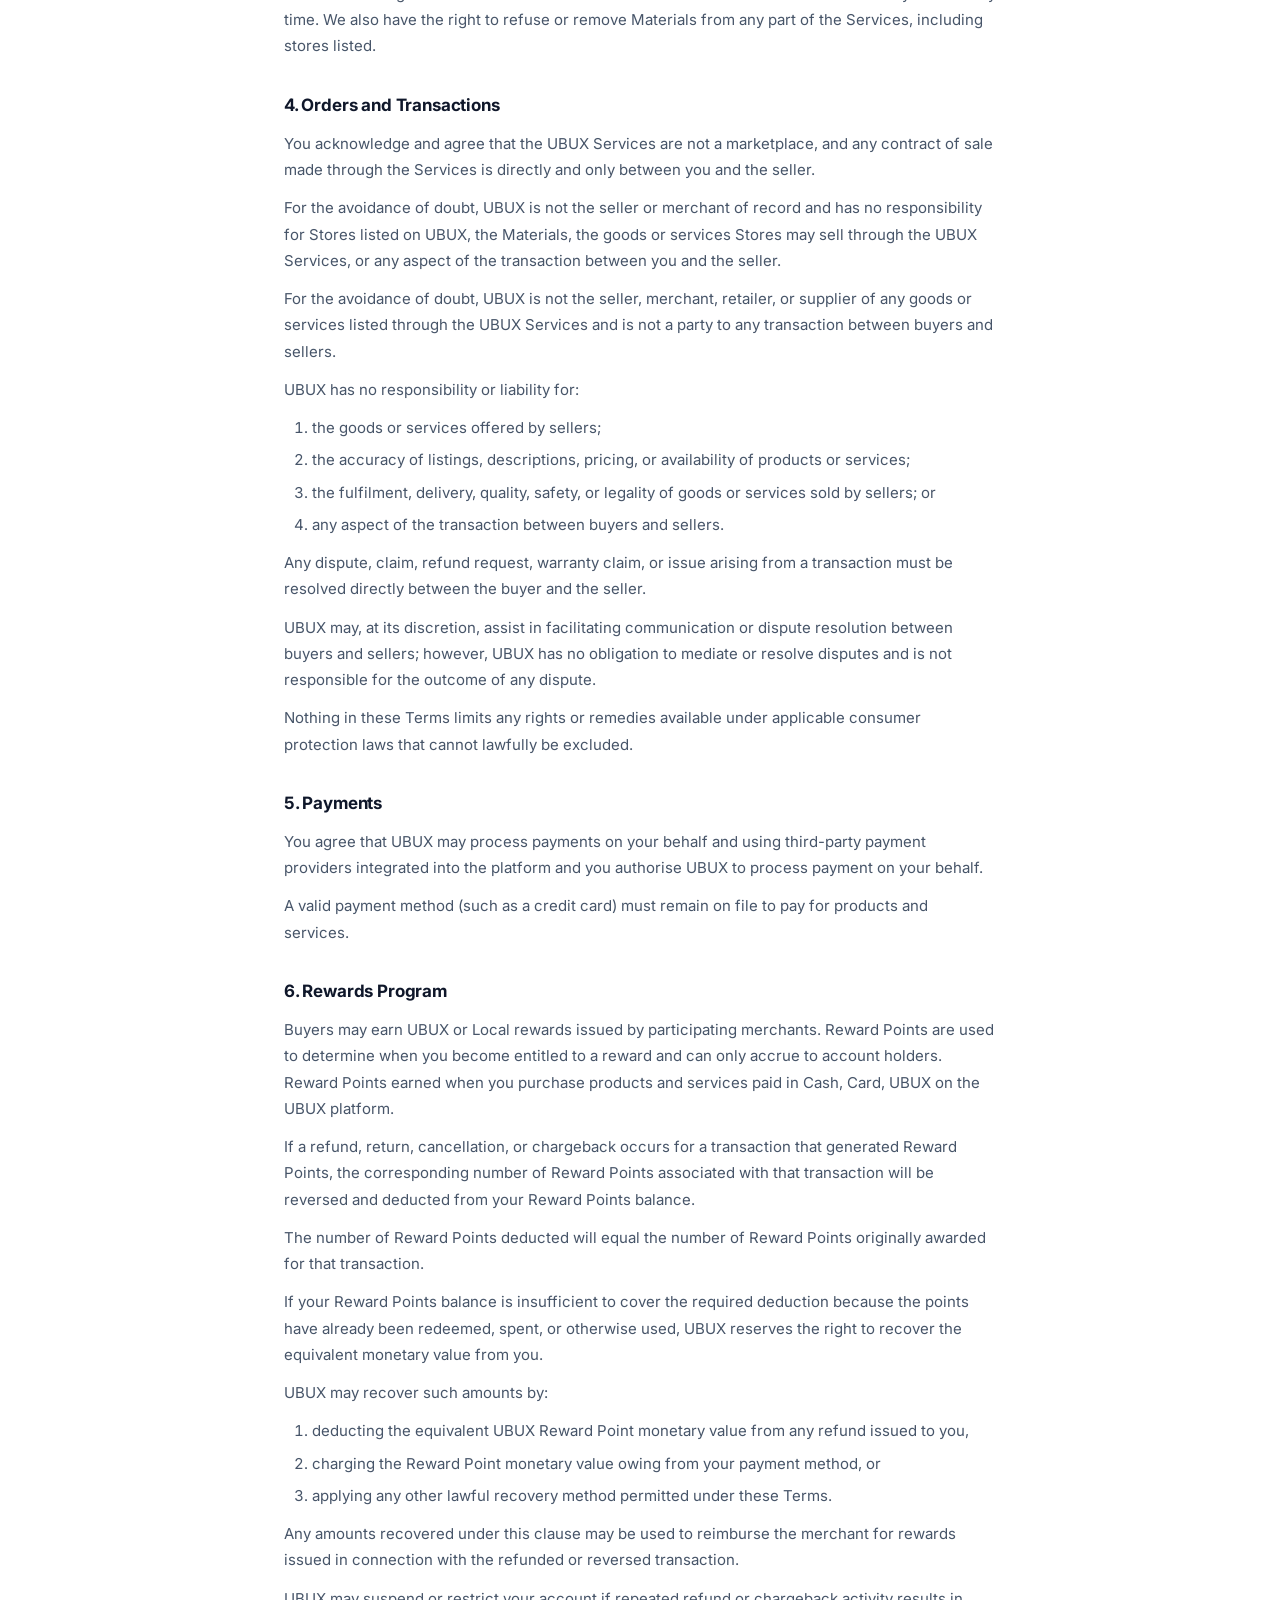
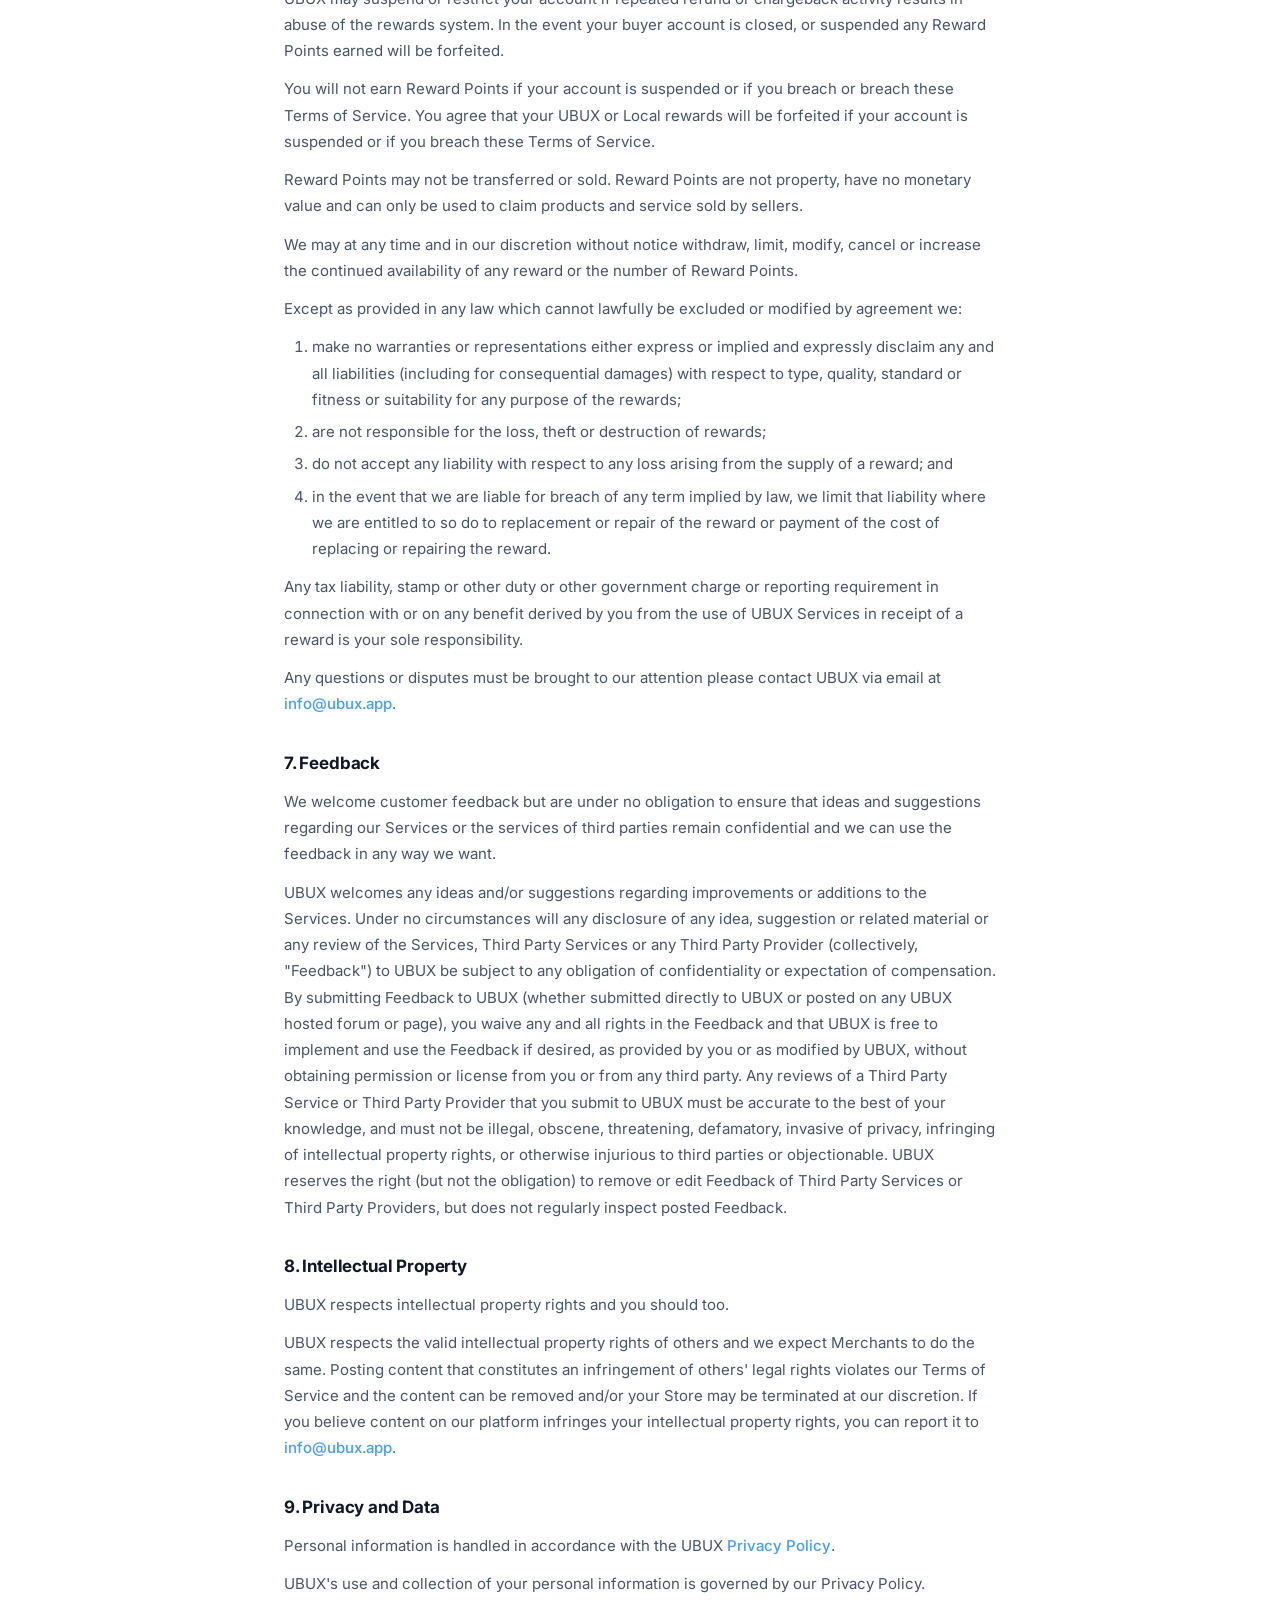
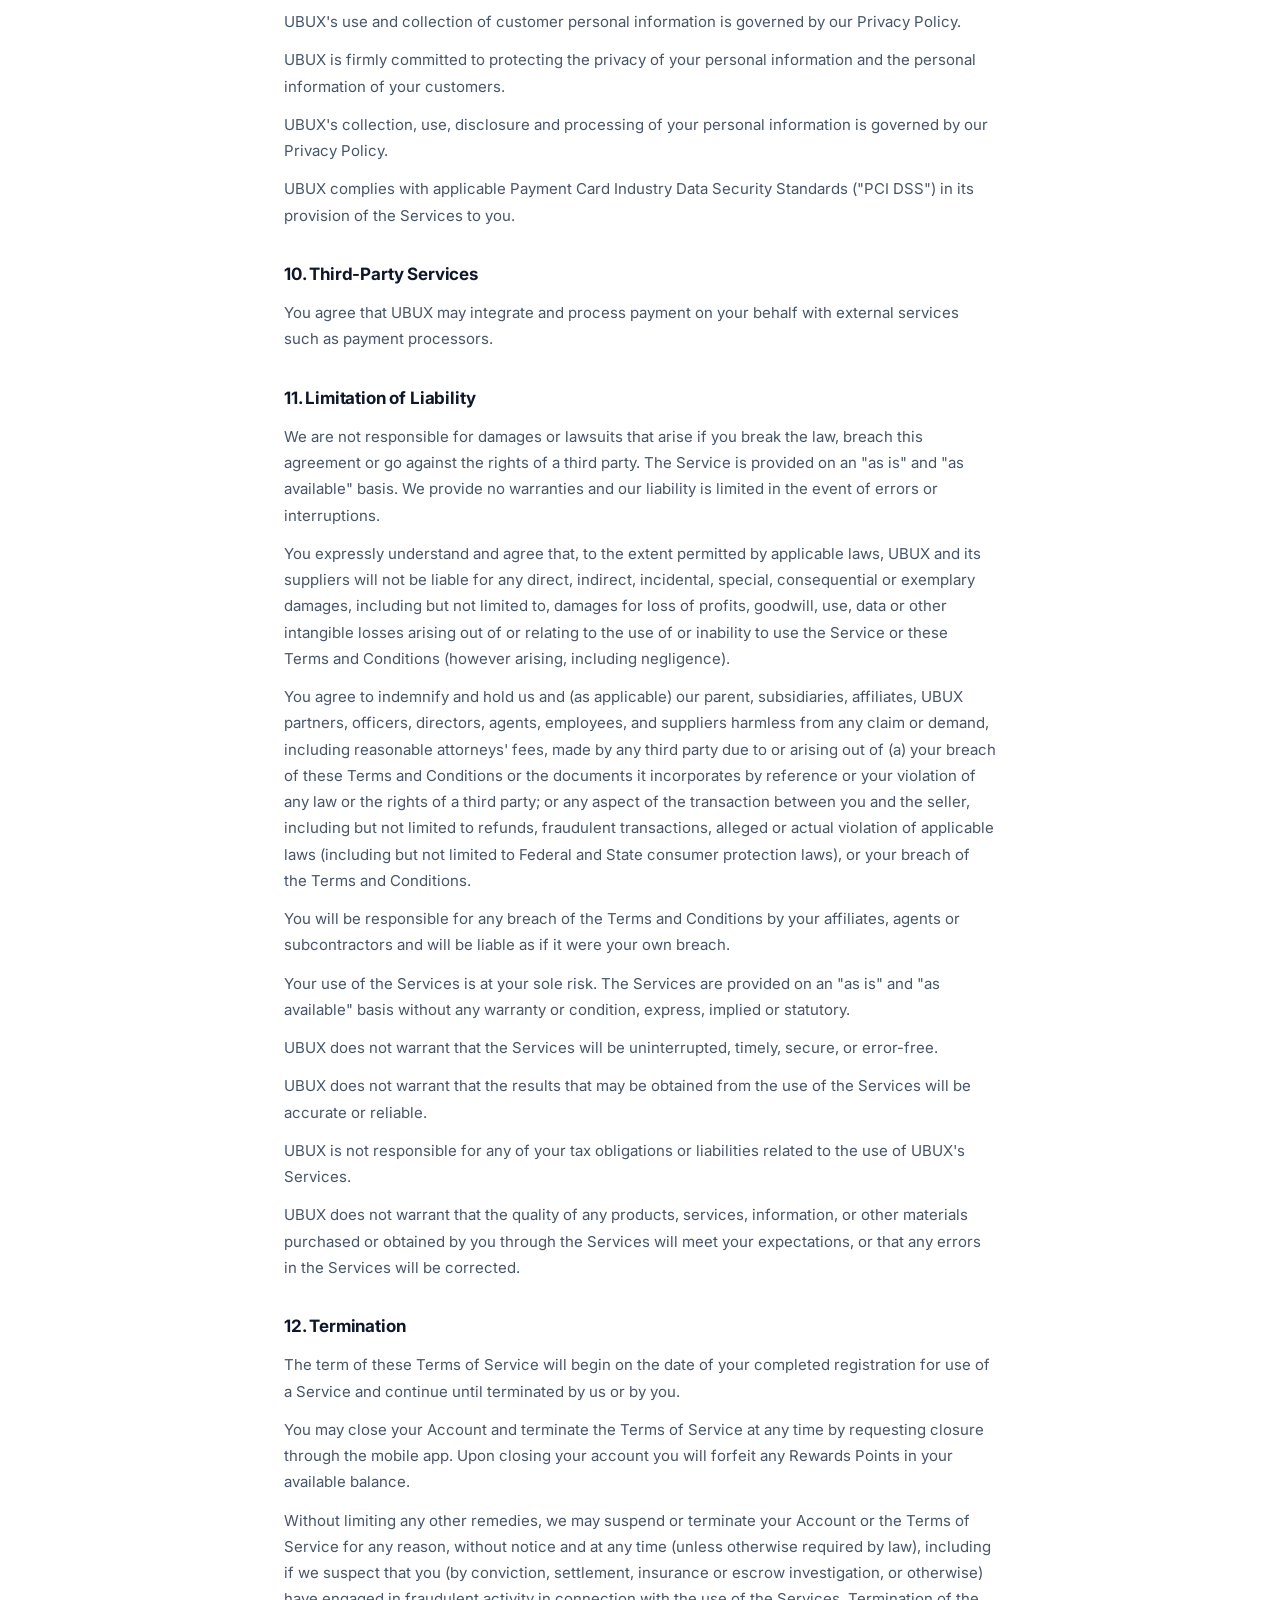
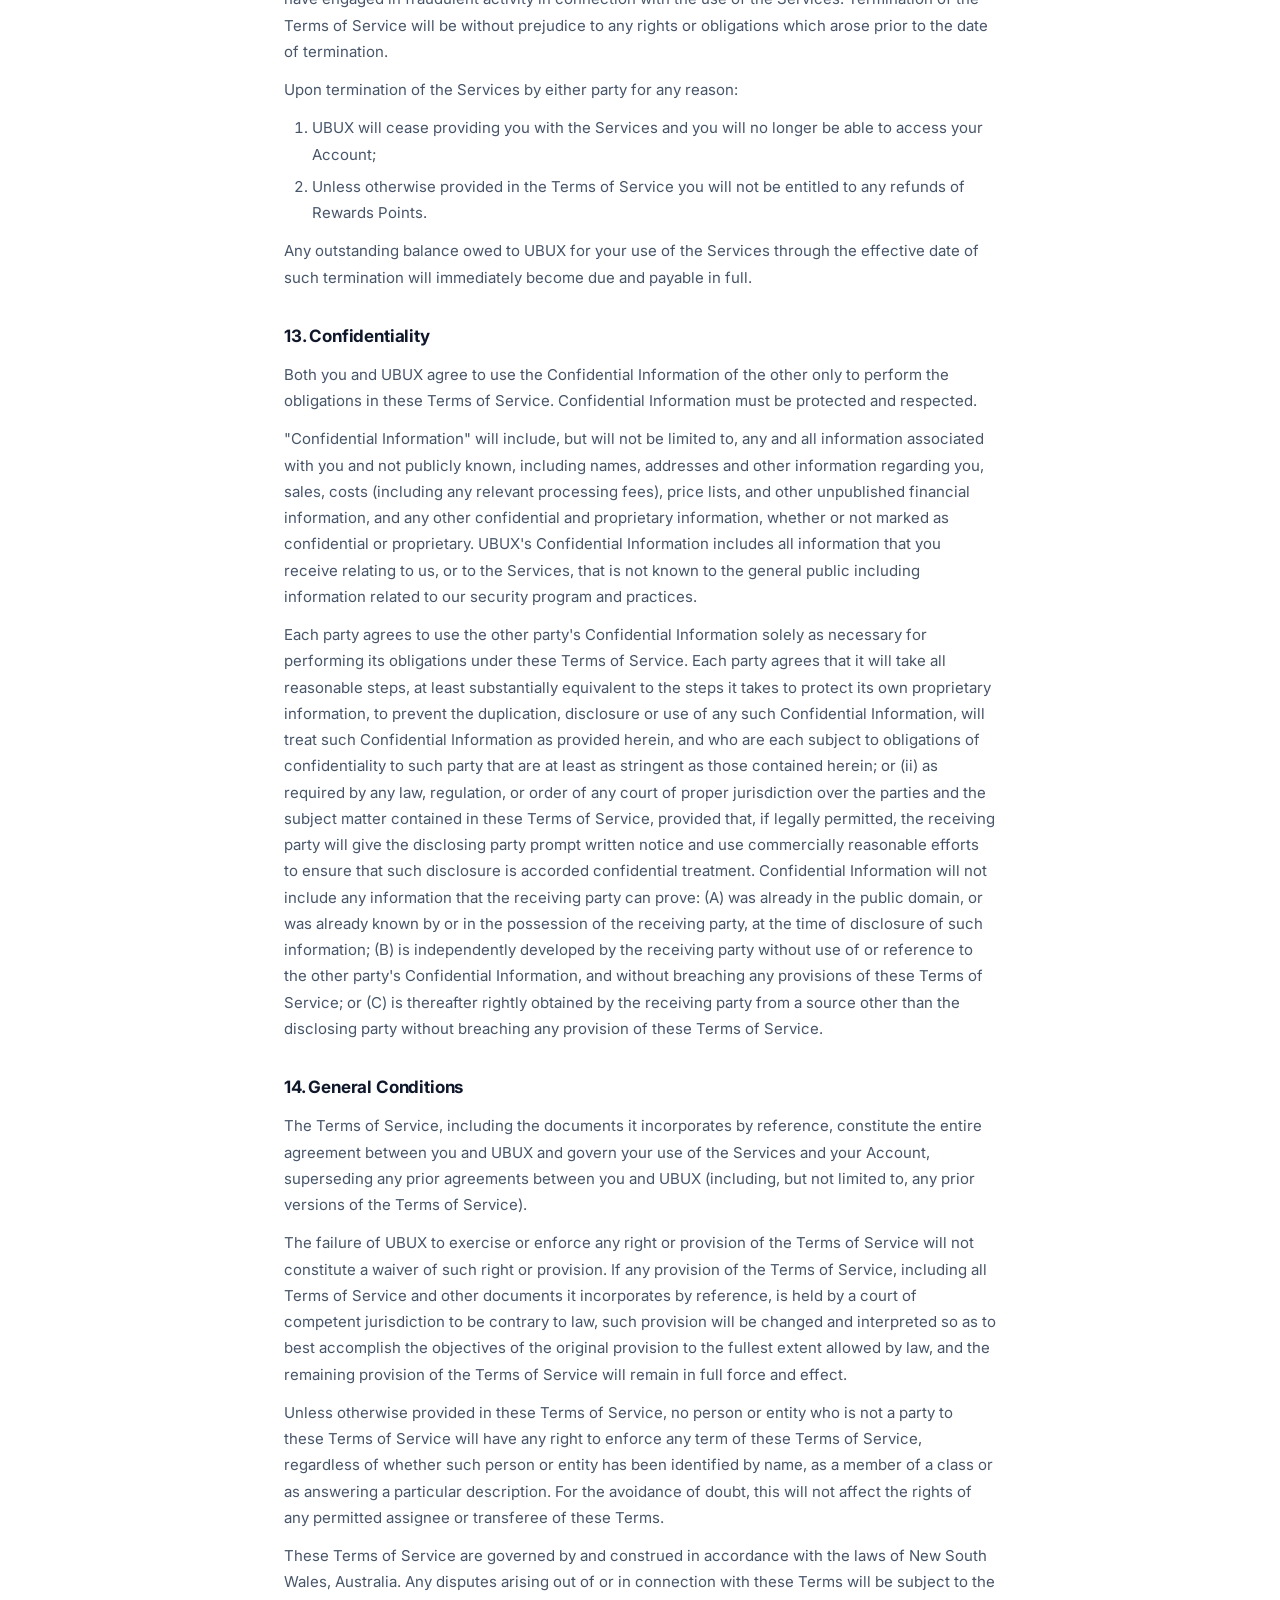
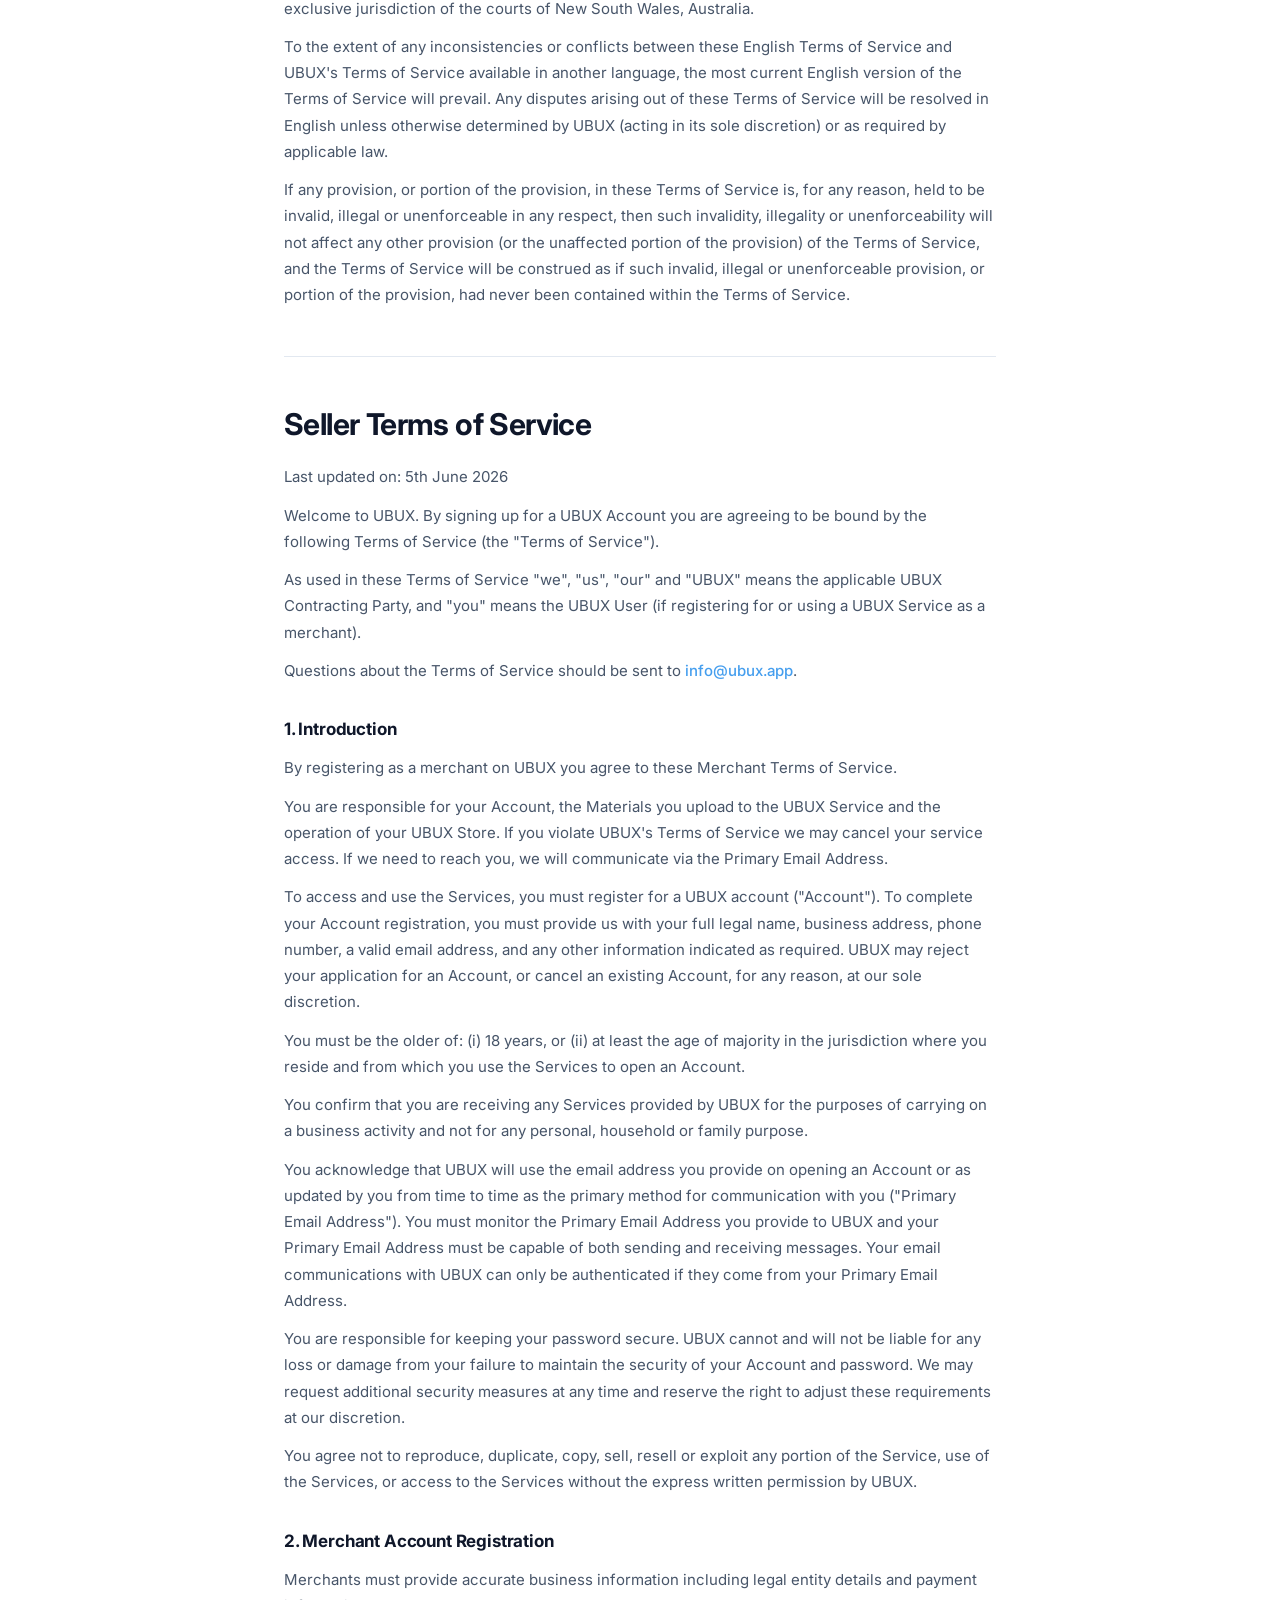
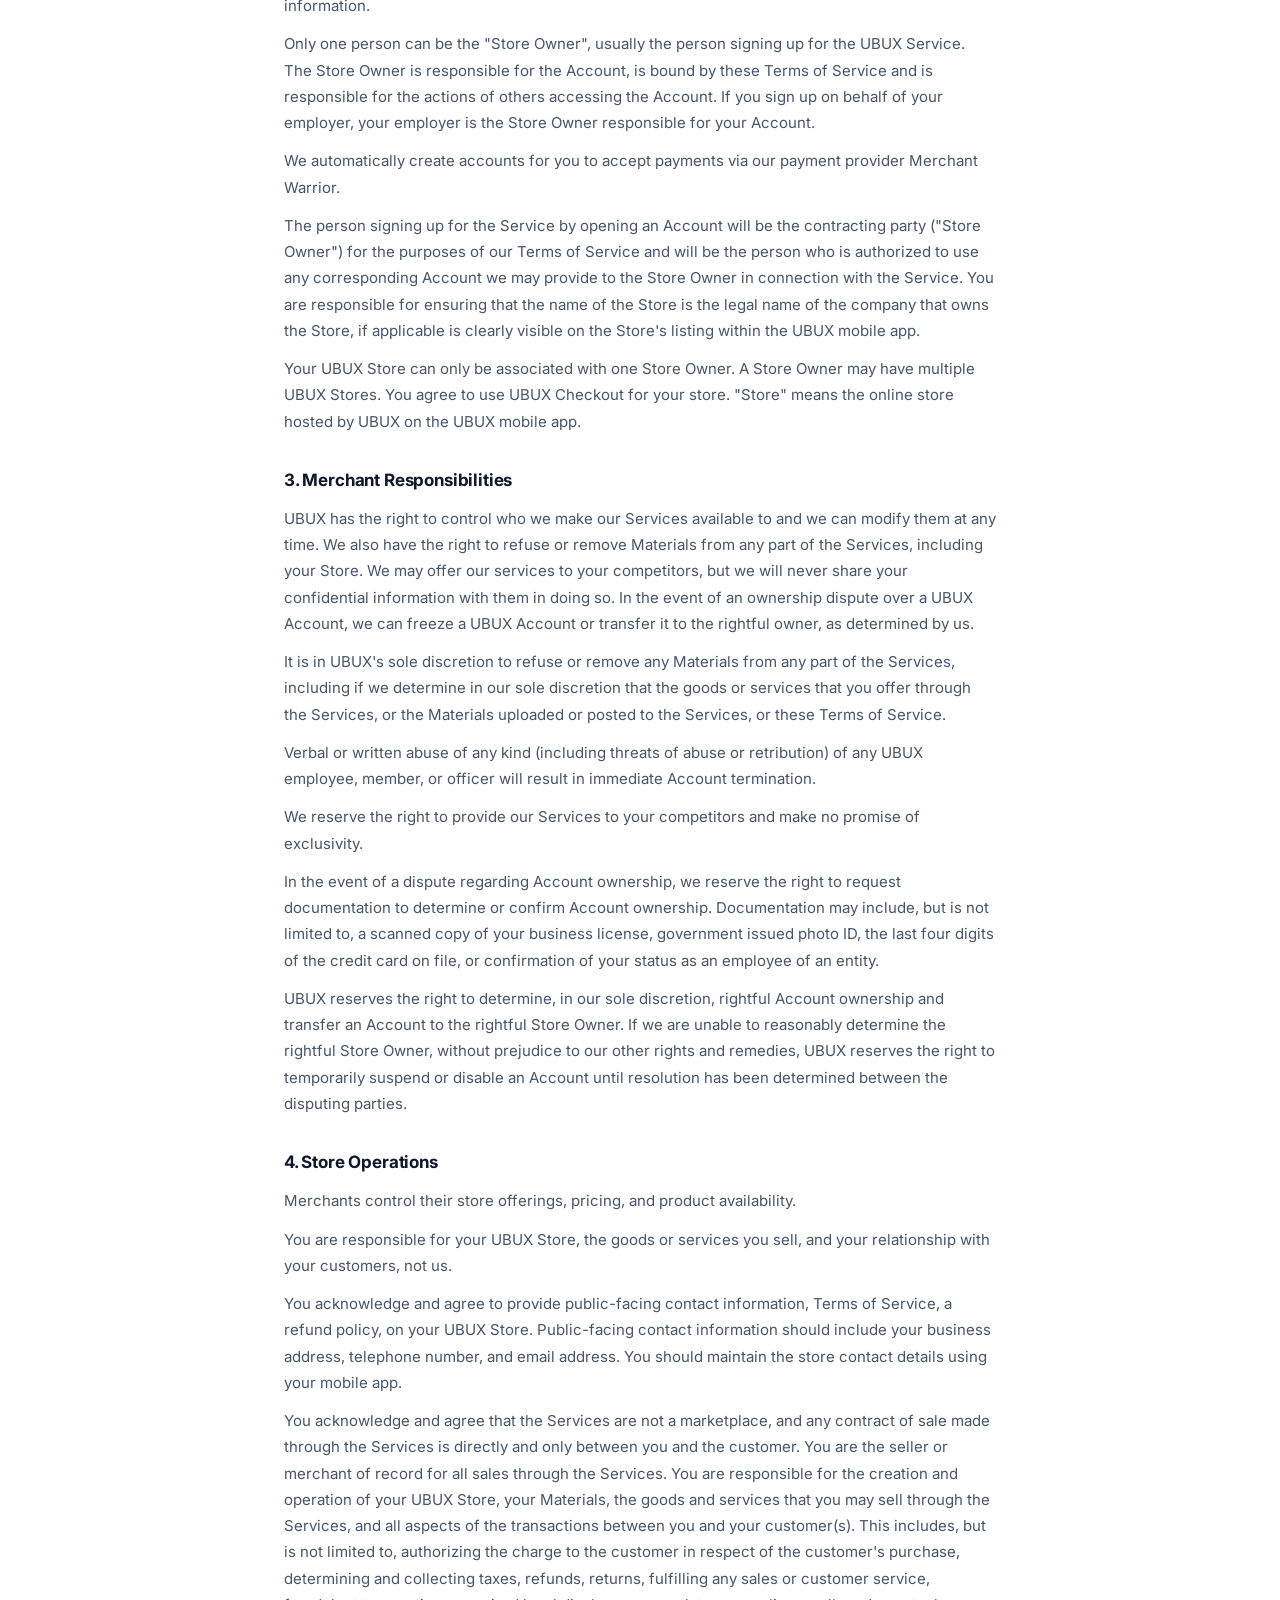
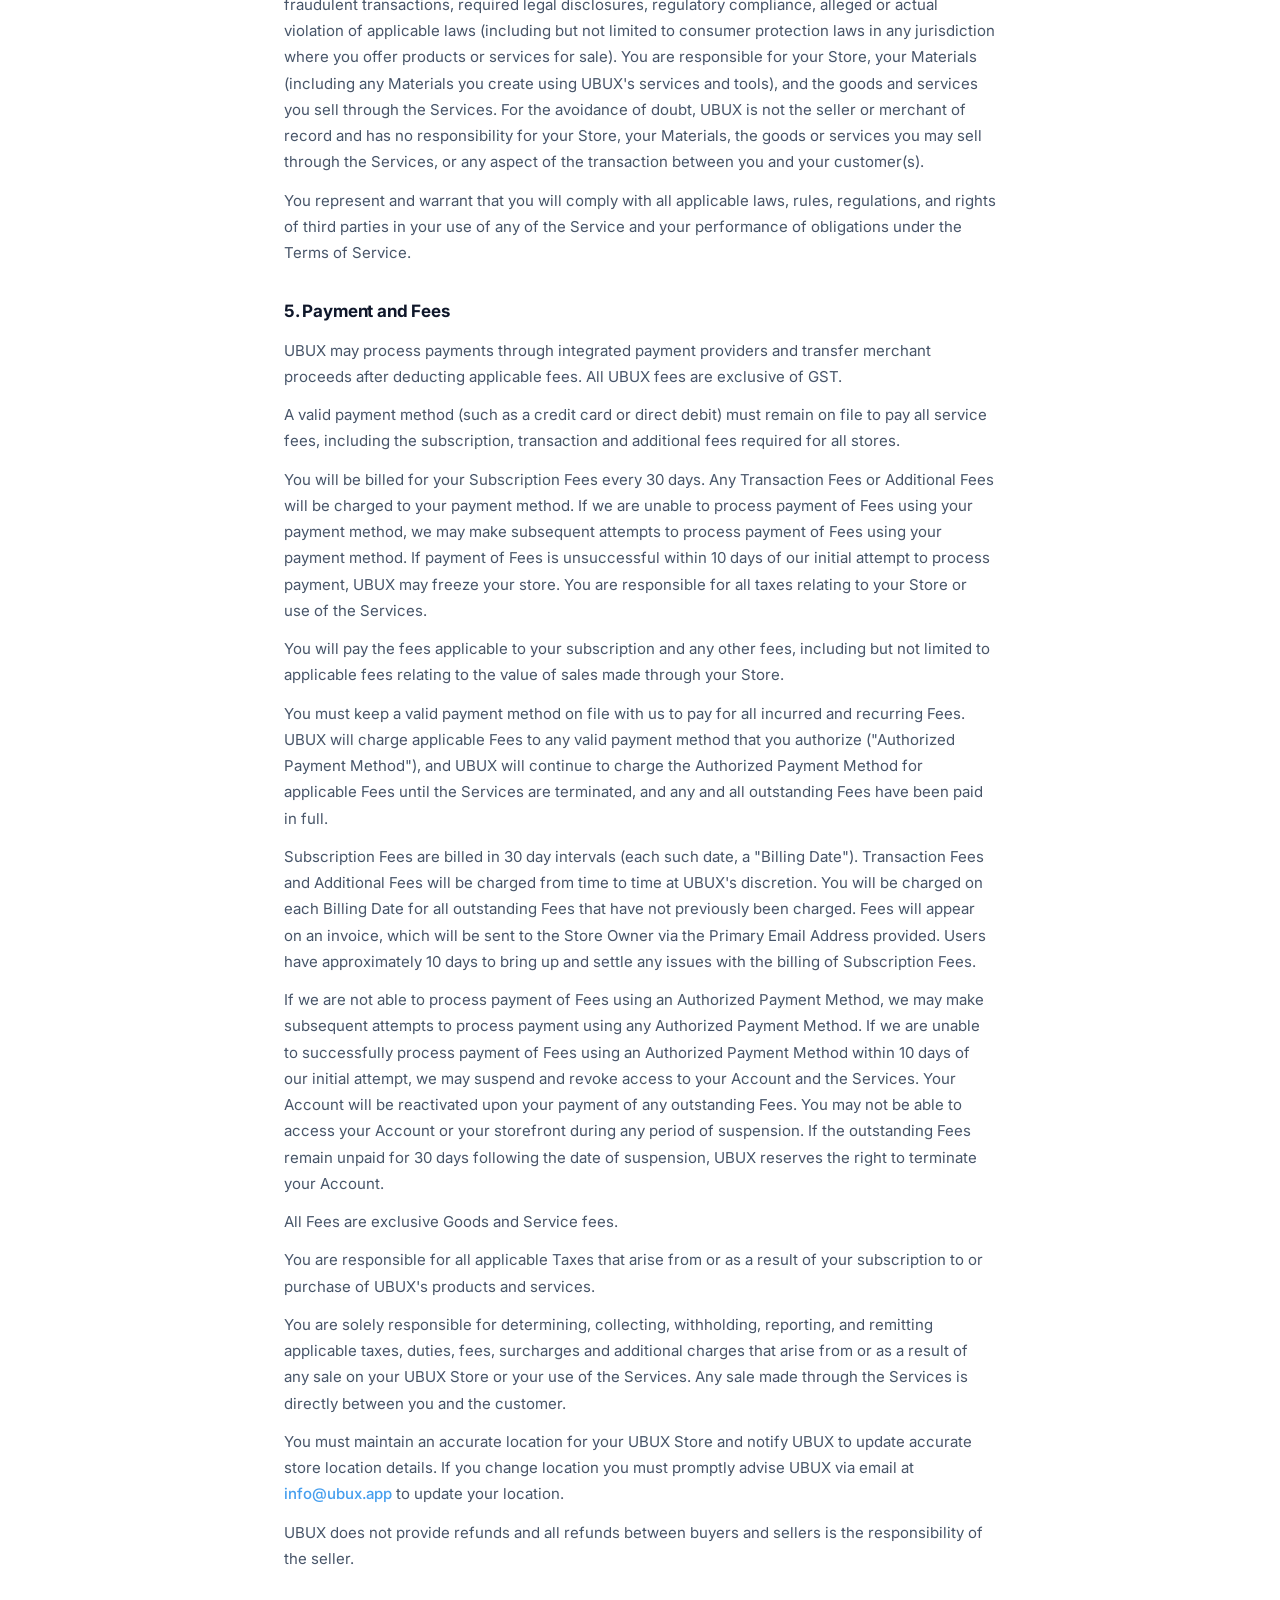
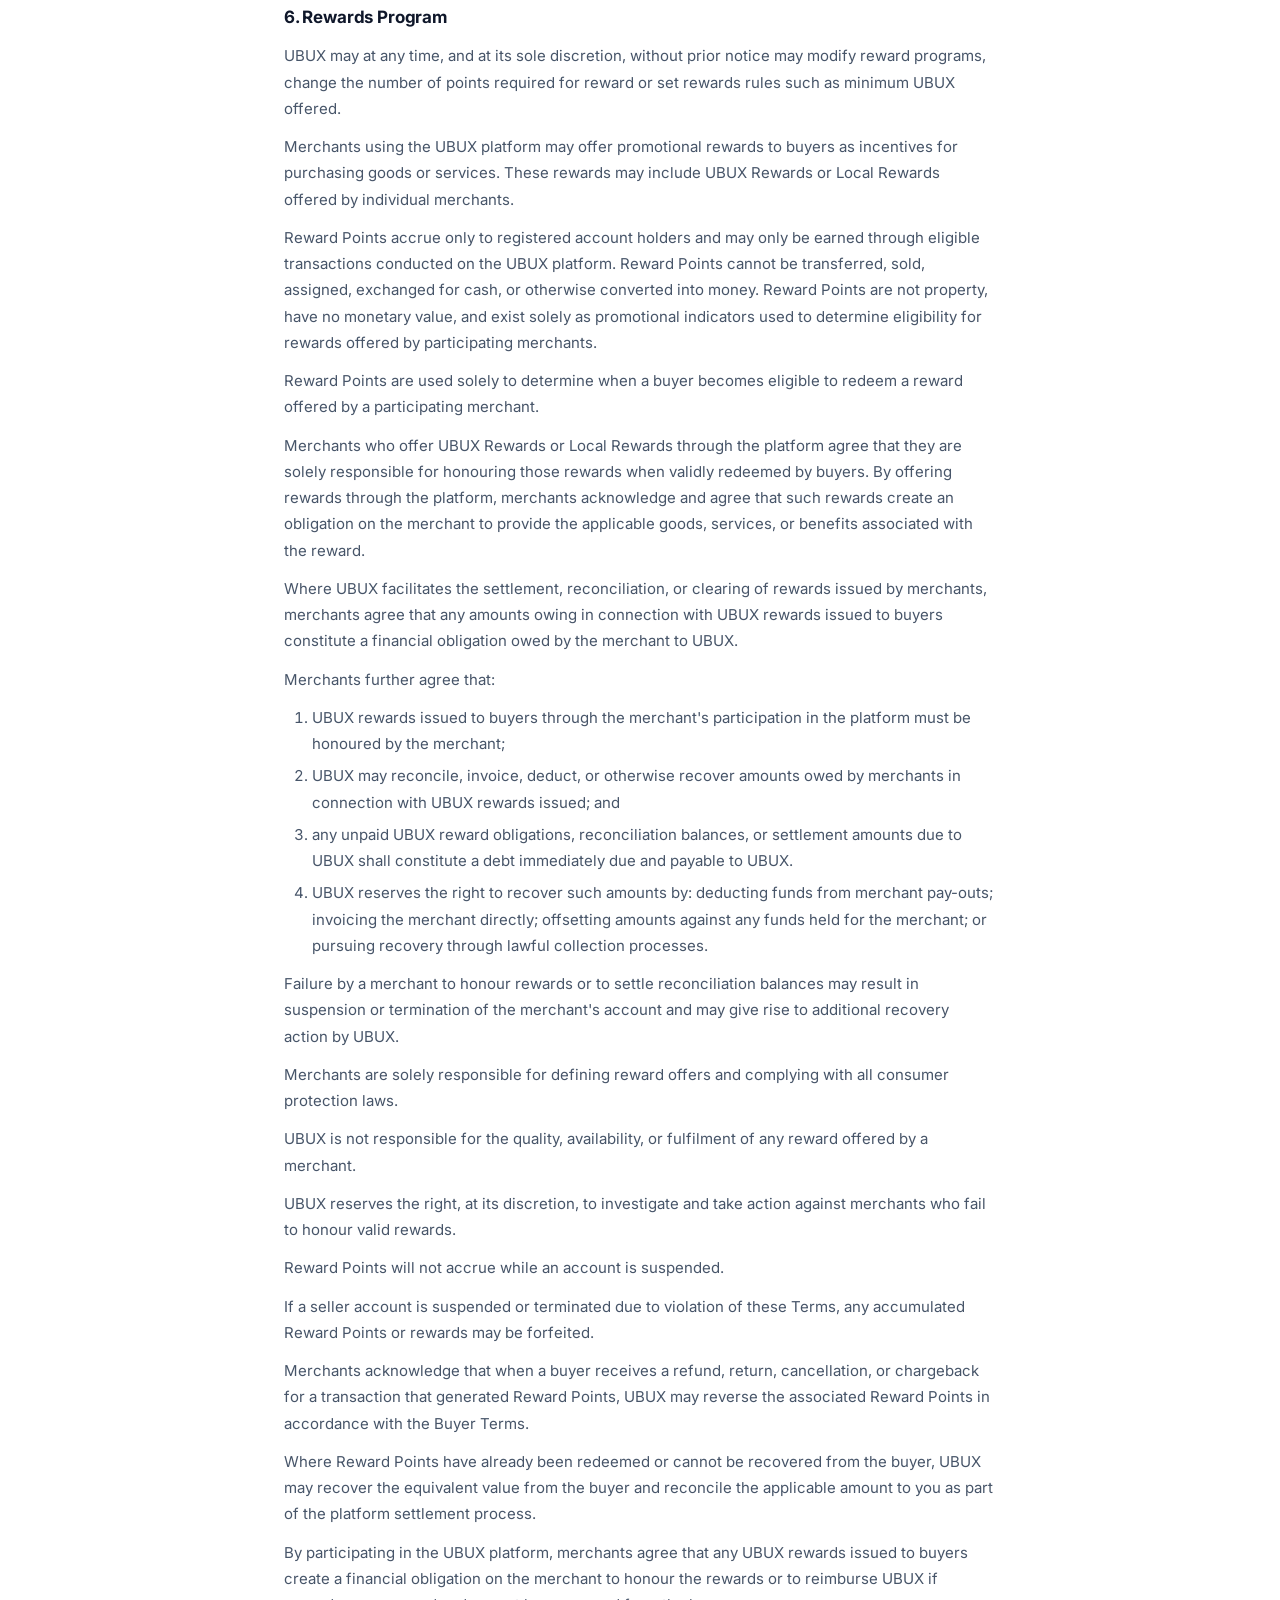
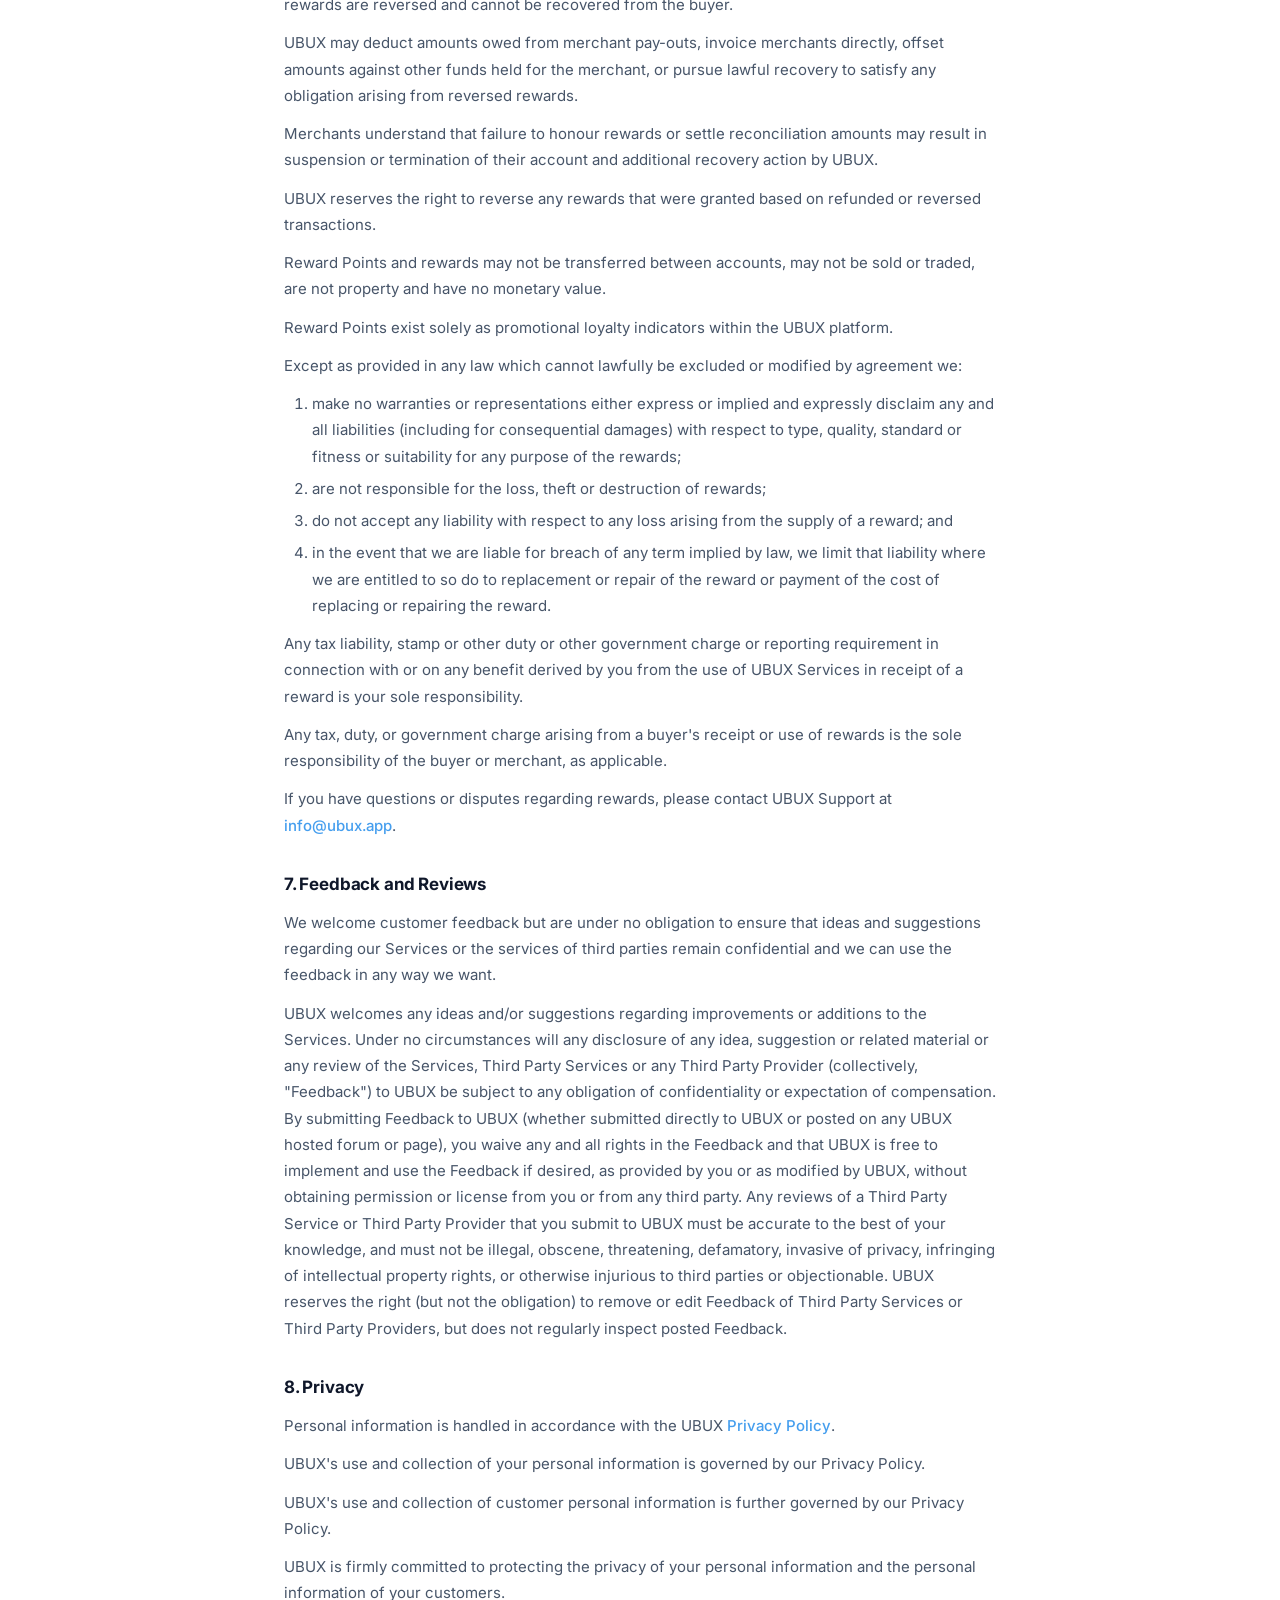
<file: terms.html>
<!DOCTYPE html>
<html lang="en">
<head>
  <meta charset="UTF-8">
  <meta name="viewport" content="width=device-width, initial-scale=1.0">
  <meta name="description" content="UBUX Terms of Service — buyer and seller terms governing use of the rewards platform.">
  <title>Terms of Service — UBUX</title>
  <link rel="preconnect" href="https://fonts.googleapis.com">
  <link rel="preconnect" href="https://fonts.gstatic.com" crossorigin>
  <link href="https://fonts.googleapis.com/css2?family=Inter:wght@400;500;600;700;800;900&display=swap" rel="stylesheet">
  <link rel="stylesheet" href="css/styles.css">
</head>
<body>
  <header class="header" id="header">
    <div class="container header__inner">
      <a href="index.html" class="header__logo" aria-label="UBUX Home">
        <img src="assets/images/logo-header.png" alt="UBUX" width="240" height="84">
      </a>

      <button class="header__toggle" id="navToggle" aria-label="Toggle navigation" aria-expanded="false">
        <span class="header__toggle-bar"></span>
        <span class="header__toggle-bar"></span>
        <span class="header__toggle-bar"></span>
      </button>

      <nav class="header__nav" id="mainNav" aria-label="Main navigation">
        <ul class="header__nav-list">
          <li><a href="index.html" class="header__nav-link">Home</a></li>
          <li><a href="features.html" class="header__nav-link">Features</a></li>
          <li><a href="business.html" class="header__nav-link">For Business</a></li>
          <li><a href="support.html" class="header__nav-link">Support</a></li>
          <li><a href="contact.html" class="header__nav-link">Contact</a></li>
        </ul>
      </nav>
    </div>
  </header>

  <main>
    <section class="features-page-hero">
      <div class="container">
        <p class="section-label reveal">LEGAL</p>
        <h1 class="features-page-hero__title reveal">Terms of Service</h1>
        <p class="features-page-hero__subtitle reveal">Last updated on: 5th June 2026</p>
      </div>
    </section>

    <section class="legal-page">
      <div class="container legal-page__inner">
        <article class="legal-content">
          <h2 class="legal-content__heading">Buyer Terms of Service</h2>
          <p class="legal-content__intro">
            Welcome to UBUX. By signing up for a UBUX Account you are agreeing to be bound by the
            following Terms of Service (the "Terms of Service").
          </p>
          <p class="legal-content__intro">
            As used in these Terms of Service "we", "us", "our" and "UBUX" means the applicable
            UBUX Contracting Party, and "you" means the UBUX User (if registering for or using a
            UBUX Service as a buyer).
          </p>
          <p class="legal-content__intro">
            Questions about the Terms of Service should be sent to
            <a href="mailto:info@ubux.app">info@ubux.app</a>.
          </p>

          <section class="legal-content__section">
            <h3>1. Introduction</h3>
            <p>By creating an account or using the UBUX platform, you agree to these Buyer Terms of Service.</p>
            <p>You are responsible for your Account. If you violate UBUX's Terms of Service we may cancel your service access. If we need to reach you, we will communicate via the Primary Email Address.</p>
            <p>To access and use the Services, you must register for a UBUX account ("Account"). To complete your Account registration, we will collect your name, a valid email address, and any other information indicated as required. UBUX may reject your account or cancel an existing Account, for any reason, at our sole discretion.</p>
            <p>You must be the older of: (i) 18 years, or (ii) at least the age of majority in the jurisdiction where you reside and from which you use the Services to open an Account.</p>
            <p>You acknowledge that UBUX will use the email address you provide on opening an Account or as updated by you from time to time as the primary method for communication with you ("Primary Email Address"). You must monitor the Primary Email Address you provide to UBUX and your Primary Email Address must be capable of both sending and receiving messages. Your email communications with UBUX can only be authenticated if they come from your Primary Email Address.</p>
            <p>You are responsible for keeping your password secure. UBUX cannot and will not be liable for any loss or damage from your failure to maintain the security of your Account and password. We may request additional security measures at any time and reserve the right to adjust these requirements at our discretion.</p>
          </section>

          <section class="legal-content__section">
            <h3>2. Account Registration</h3>
            <p>Buyers must provide accurate information including name and email address.</p>
            <p>Only one person can be the "Account Owner", usually the person signing up for the UBUX Service. The Account Owner is responsible for the Account, is bound by these Terms of Service and is responsible for the actions of others accessing the Account.</p>
          </section>

          <section class="legal-content__section">
            <h3>3. Buyer Responsibilities</h3>
            <p>Buyers must use the platform lawfully and must not engage in fraud, reward abuse, or manipulation of transactions.</p>
            <p>UBUX has the right to control who we make our Services available to and we can modify them at any time. We also have the right to refuse or remove Materials from any part of the Services, including stores listed.</p>
          </section>

          <section class="legal-content__section">
            <h3>4. Orders and Transactions</h3>
            <p>You acknowledge and agree that the UBUX Services are not a marketplace, and any contract of sale made through the Services is directly and only between you and the seller.</p>
            <p>For the avoidance of doubt, UBUX is not the seller or merchant of record and has no responsibility for Stores listed on UBUX, the Materials, the goods or services Stores may sell through the UBUX Services, or any aspect of the transaction between you and the seller.</p>
            <p>For the avoidance of doubt, UBUX is not the seller, merchant, retailer, or supplier of any goods or services listed through the UBUX Services and is not a party to any transaction between buyers and sellers.</p>
            <p>UBUX has no responsibility or liability for:</p>
            <ol>
              <li>the goods or services offered by sellers;</li>
              <li>the accuracy of listings, descriptions, pricing, or availability of products or services;</li>
              <li>the fulfilment, delivery, quality, safety, or legality of goods or services sold by sellers; or</li>
              <li>any aspect of the transaction between buyers and sellers.</li>
            </ol>
            <p>Any dispute, claim, refund request, warranty claim, or issue arising from a transaction must be resolved directly between the buyer and the seller.</p>
            <p>UBUX may, at its discretion, assist in facilitating communication or dispute resolution between buyers and sellers; however, UBUX has no obligation to mediate or resolve disputes and is not responsible for the outcome of any dispute.</p>
            <p>Nothing in these Terms limits any rights or remedies available under applicable consumer protection laws that cannot lawfully be excluded.</p>
          </section>

          <section class="legal-content__section">
            <h3>5. Payments</h3>
            <p>You agree that UBUX may process payments on your behalf and using third-party payment providers integrated into the platform and you authorise UBUX to process payment on your behalf.</p>
            <p>A valid payment method (such as a credit card) must remain on file to pay for products and services.</p>
          </section>

          <section class="legal-content__section">
            <h3>6. Rewards Program</h3>
            <p>Buyers may earn UBUX or Local rewards issued by participating merchants. Reward Points are used to determine when you become entitled to a reward and can only accrue to account holders. Reward Points earned when you purchase products and services paid in Cash, Card, UBUX on the UBUX platform.</p>
            <p>If a refund, return, cancellation, or chargeback occurs for a transaction that generated Reward Points, the corresponding number of Reward Points associated with that transaction will be reversed and deducted from your Reward Points balance.</p>
            <p>The number of Reward Points deducted will equal the number of Reward Points originally awarded for that transaction.</p>
            <p>If your Reward Points balance is insufficient to cover the required deduction because the points have already been redeemed, spent, or otherwise used, UBUX reserves the right to recover the equivalent monetary value from you.</p>
            <p>UBUX may recover such amounts by:</p>
            <ol>
              <li>deducting the equivalent UBUX Reward Point monetary value from any refund issued to you,</li>
              <li>charging the Reward Point monetary value owing from your payment method, or</li>
              <li>applying any other lawful recovery method permitted under these Terms.</li>
            </ol>
            <p>Any amounts recovered under this clause may be used to reimburse the merchant for rewards issued in connection with the refunded or reversed transaction.</p>
            <p>UBUX may suspend or restrict your account if repeated refund or chargeback activity results in abuse of the rewards system. In the event your buyer account is closed, or suspended any Reward Points earned will be forfeited.</p>
            <p>You will not earn Reward Points if your account is suspended or if you breach or breach these Terms of Service. You agree that your UBUX or Local rewards will be forfeited if your account is suspended or if you breach these Terms of Service.</p>
            <p>Reward Points may not be transferred or sold. Reward Points are not property, have no monetary value and can only be used to claim products and service sold by sellers.</p>
            <p>We may at any time and in our discretion without notice withdraw, limit, modify, cancel or increase the continued availability of any reward or the number of Reward Points.</p>
            <p>Except as provided in any law which cannot lawfully be excluded or modified by agreement we:</p>
            <ol>
              <li>make no warranties or representations either express or implied and expressly disclaim any and all liabilities (including for consequential damages) with respect to type, quality, standard or fitness or suitability for any purpose of the rewards;</li>
              <li>are not responsible for the loss, theft or destruction of rewards;</li>
              <li>do not accept any liability with respect to any loss arising from the supply of a reward; and</li>
              <li>in the event that we are liable for breach of any term implied by law, we limit that liability where we are entitled to so do to replacement or repair of the reward or payment of the cost of replacing or repairing the reward.</li>
            </ol>
            <p>Any tax liability, stamp or other duty or other government charge or reporting requirement in connection with or on any benefit derived by you from the use of UBUX Services in receipt of a reward is your sole responsibility.</p>
            <p>Any questions or disputes must be brought to our attention please contact UBUX via email at <a href="mailto:info@ubux.app">info@ubux.app</a>.</p>
          </section>

          <section class="legal-content__section">
            <h3>7. Feedback</h3>
            <p>We welcome customer feedback but are under no obligation to ensure that ideas and suggestions regarding our Services or the services of third parties remain confidential and we can use the feedback in any way we want.</p>
            <p>UBUX welcomes any ideas and/or suggestions regarding improvements or additions to the Services. Under no circumstances will any disclosure of any idea, suggestion or related material or any review of the Services, Third Party Services or any Third Party Provider (collectively, "Feedback") to UBUX be subject to any obligation of confidentiality or expectation of compensation. By submitting Feedback to UBUX (whether submitted directly to UBUX or posted on any UBUX hosted forum or page), you waive any and all rights in the Feedback and that UBUX is free to implement and use the Feedback if desired, as provided by you or as modified by UBUX, without obtaining permission or license from you or from any third party. Any reviews of a Third Party Service or Third Party Provider that you submit to UBUX must be accurate to the best of your knowledge, and must not be illegal, obscene, threatening, defamatory, invasive of privacy, infringing of intellectual property rights, or otherwise injurious to third parties or objectionable. UBUX reserves the right (but not the obligation) to remove or edit Feedback of Third Party Services or Third Party Providers, but does not regularly inspect posted Feedback.</p>
          </section>

          <section class="legal-content__section">
            <h3>8. Intellectual Property</h3>
            <p>UBUX respects intellectual property rights and you should too.</p>
            <p>UBUX respects the valid intellectual property rights of others and we expect Merchants to do the same. Posting content that constitutes an infringement of others' legal rights violates our Terms of Service and the content can be removed and/or your Store may be terminated at our discretion. If you believe content on our platform infringes your intellectual property rights, you can report it to <a href="mailto:info@ubux.app">info@ubux.app</a>.</p>
          </section>

          <section class="legal-content__section">
            <h3>9. Privacy and Data</h3>
            <p>Personal information is handled in accordance with the UBUX <a href="privacy.html">Privacy Policy</a>.</p>
            <p>UBUX's use and collection of your personal information is governed by our Privacy Policy.</p>
            <p>UBUX's use and collection of customer personal information is governed by our Privacy Policy.</p>
            <p>UBUX is firmly committed to protecting the privacy of your personal information and the personal information of your customers.</p>
            <p>UBUX's collection, use, disclosure and processing of your personal information is governed by our Privacy Policy.</p>
            <p>UBUX complies with applicable Payment Card Industry Data Security Standards ("PCI DSS") in its provision of the Services to you.</p>
          </section>

          <section class="legal-content__section">
            <h3>10. Third-Party Services</h3>
            <p>You agree that UBUX may integrate and process payment on your behalf with external services such as payment processors.</p>
          </section>

          <section class="legal-content__section">
            <h3>11. Limitation of Liability</h3>
            <p>We are not responsible for damages or lawsuits that arise if you break the law, breach this agreement or go against the rights of a third party. The Service is provided on an "as is" and "as available" basis. We provide no warranties and our liability is limited in the event of errors or interruptions.</p>
            <p>You expressly understand and agree that, to the extent permitted by applicable laws, UBUX and its suppliers will not be liable for any direct, indirect, incidental, special, consequential or exemplary damages, including but not limited to, damages for loss of profits, goodwill, use, data or other intangible losses arising out of or relating to the use of or inability to use the Service or these Terms and Conditions (however arising, including negligence).</p>
            <p>You agree to indemnify and hold us and (as applicable) our parent, subsidiaries, affiliates, UBUX partners, officers, directors, agents, employees, and suppliers harmless from any claim or demand, including reasonable attorneys' fees, made by any third party due to or arising out of (a) your breach of these Terms and Conditions or the documents it incorporates by reference or your violation of any law or the rights of a third party; or any aspect of the transaction between you and the seller, including but not limited to refunds, fraudulent transactions, alleged or actual violation of applicable laws (including but not limited to Federal and State consumer protection laws), or your breach of the Terms and Conditions.</p>
            <p>You will be responsible for any breach of the Terms and Conditions by your affiliates, agents or subcontractors and will be liable as if it were your own breach.</p>
            <p>Your use of the Services is at your sole risk. The Services are provided on an "as is" and "as available" basis without any warranty or condition, express, implied or statutory.</p>
            <p>UBUX does not warrant that the Services will be uninterrupted, timely, secure, or error-free.</p>
            <p>UBUX does not warrant that the results that may be obtained from the use of the Services will be accurate or reliable.</p>
            <p>UBUX is not responsible for any of your tax obligations or liabilities related to the use of UBUX's Services.</p>
            <p>UBUX does not warrant that the quality of any products, services, information, or other materials purchased or obtained by you through the Services will meet your expectations, or that any errors in the Services will be corrected.</p>
          </section>

          <section class="legal-content__section">
            <h3>12. Termination</h3>
            <p>The term of these Terms of Service will begin on the date of your completed registration for use of a Service and continue until terminated by us or by you.</p>
            <p>You may close your Account and terminate the Terms of Service at any time by requesting closure through the mobile app. Upon closing your account you will forfeit any Rewards Points in your available balance.</p>
            <p>Without limiting any other remedies, we may suspend or terminate your Account or the Terms of Service for any reason, without notice and at any time (unless otherwise required by law), including if we suspect that you (by conviction, settlement, insurance or escrow investigation, or otherwise) have engaged in fraudulent activity in connection with the use of the Services. Termination of the Terms of Service will be without prejudice to any rights or obligations which arose prior to the date of termination.</p>
            <p>Upon termination of the Services by either party for any reason:</p>
            <ol>
              <li>UBUX will cease providing you with the Services and you will no longer be able to access your Account;</li>
              <li>Unless otherwise provided in the Terms of Service you will not be entitled to any refunds of Rewards Points.</li>
            </ol>
            <p>Any outstanding balance owed to UBUX for your use of the Services through the effective date of such termination will immediately become due and payable in full.</p>
          </section>

          <section class="legal-content__section">
            <h3>13. Confidentiality</h3>
            <p>Both you and UBUX agree to use the Confidential Information of the other only to perform the obligations in these Terms of Service. Confidential Information must be protected and respected.</p>
            <p>"Confidential Information" will include, but will not be limited to, any and all information associated with you and not publicly known, including names, addresses and other information regarding you, sales, costs (including any relevant processing fees), price lists, and other unpublished financial information, and any other confidential and proprietary information, whether or not marked as confidential or proprietary. UBUX's Confidential Information includes all information that you receive relating to us, or to the Services, that is not known to the general public including information related to our security program and practices.</p>
            <p>Each party agrees to use the other party's Confidential Information solely as necessary for performing its obligations under these Terms of Service. Each party agrees that it will take all reasonable steps, at least substantially equivalent to the steps it takes to protect its own proprietary information, to prevent the duplication, disclosure or use of any such Confidential Information, will treat such Confidential Information as provided herein, and who are each subject to obligations of confidentiality to such party that are at least as stringent as those contained herein; or (ii) as required by any law, regulation, or order of any court of proper jurisdiction over the parties and the subject matter contained in these Terms of Service, provided that, if legally permitted, the receiving party will give the disclosing party prompt written notice and use commercially reasonable efforts to ensure that such disclosure is accorded confidential treatment. Confidential Information will not include any information that the receiving party can prove: (A) was already in the public domain, or was already known by or in the possession of the receiving party, at the time of disclosure of such information; (B) is independently developed by the receiving party without use of or reference to the other party's Confidential Information, and without breaching any provisions of these Terms of Service; or (C) is thereafter rightly obtained by the receiving party from a source other than the disclosing party without breaching any provision of these Terms of Service.</p>
          </section>

          <section class="legal-content__section">
            <h3>14. General Conditions</h3>
            <p>The Terms of Service, including the documents it incorporates by reference, constitute the entire agreement between you and UBUX and govern your use of the Services and your Account, superseding any prior agreements between you and UBUX (including, but not limited to, any prior versions of the Terms of Service).</p>
            <p>The failure of UBUX to exercise or enforce any right or provision of the Terms of Service will not constitute a waiver of such right or provision. If any provision of the Terms of Service, including all Terms of Service and other documents it incorporates by reference, is held by a court of competent jurisdiction to be contrary to law, such provision will be changed and interpreted so as to best accomplish the objectives of the original provision to the fullest extent allowed by law, and the remaining provision of the Terms of Service will remain in full force and effect.</p>
            <p>Unless otherwise provided in these Terms of Service, no person or entity who is not a party to these Terms of Service will have any right to enforce any term of these Terms of Service, regardless of whether such person or entity has been identified by name, as a member of a class or as answering a particular description. For the avoidance of doubt, this will not affect the rights of any permitted assignee or transferee of these Terms.</p>
            <p>These Terms of Service are governed by and construed in accordance with the laws of New South Wales, Australia. Any disputes arising out of or in connection with these Terms will be subject to the exclusive jurisdiction of the courts of New South Wales, Australia.</p>
            <p>To the extent of any inconsistencies or conflicts between these English Terms of Service and UBUX's Terms of Service available in another language, the most current English version of the Terms of Service will prevail. Any disputes arising out of these Terms of Service will be resolved in English unless otherwise determined by UBUX (acting in its sole discretion) or as required by applicable law.</p>
            <p>If any provision, or portion of the provision, in these Terms of Service is, for any reason, held to be invalid, illegal or unenforceable in any respect, then such invalidity, illegality or unenforceability will not affect any other provision (or the unaffected portion of the provision) of the Terms of Service, and the Terms of Service will be construed as if such invalid, illegal or unenforceable provision, or portion of the provision, had never been contained within the Terms of Service.</p>
          </section>

          <section class="legal-content__section legal-content__section--divider">
            <h2 class="legal-content__heading">Seller Terms of Service</h2>
            <p class="legal-content__intro">
              Last updated on: 5th June 2026
            </p>
            <p class="legal-content__intro">
              Welcome to UBUX. By signing up for a UBUX Account you are agreeing to be bound by the
              following Terms of Service (the "Terms of Service").
            </p>
            <p class="legal-content__intro">
              As used in these Terms of Service "we", "us", "our" and "UBUX" means the applicable
              UBUX Contracting Party, and "you" means the UBUX User (if registering for or using a
              UBUX Service as a merchant).
            </p>
            <p class="legal-content__intro">
              Questions about the Terms of Service should be sent to
              <a href="mailto:info@ubux.app">info@ubux.app</a>.
            </p>
          </section>

          <section class="legal-content__section">
            <h3>1. Introduction</h3>
            <p>By registering as a merchant on UBUX you agree to these Merchant Terms of Service.</p>
            <p>You are responsible for your Account, the Materials you upload to the UBUX Service and the operation of your UBUX Store. If you violate UBUX's Terms of Service we may cancel your service access. If we need to reach you, we will communicate via the Primary Email Address.</p>
            <p>To access and use the Services, you must register for a UBUX account ("Account"). To complete your Account registration, you must provide us with your full legal name, business address, phone number, a valid email address, and any other information indicated as required. UBUX may reject your application for an Account, or cancel an existing Account, for any reason, at our sole discretion.</p>
            <p>You must be the older of: (i) 18 years, or (ii) at least the age of majority in the jurisdiction where you reside and from which you use the Services to open an Account.</p>
            <p>You confirm that you are receiving any Services provided by UBUX for the purposes of carrying on a business activity and not for any personal, household or family purpose.</p>
            <p>You acknowledge that UBUX will use the email address you provide on opening an Account or as updated by you from time to time as the primary method for communication with you ("Primary Email Address"). You must monitor the Primary Email Address you provide to UBUX and your Primary Email Address must be capable of both sending and receiving messages. Your email communications with UBUX can only be authenticated if they come from your Primary Email Address.</p>
            <p>You are responsible for keeping your password secure. UBUX cannot and will not be liable for any loss or damage from your failure to maintain the security of your Account and password. We may request additional security measures at any time and reserve the right to adjust these requirements at our discretion.</p>
            <p>You agree not to reproduce, duplicate, copy, sell, resell or exploit any portion of the Service, use of the Services, or access to the Services without the express written permission by UBUX.</p>
          </section>

          <section class="legal-content__section">
            <h3>2. Merchant Account Registration</h3>
            <p>Merchants must provide accurate business information including legal entity details and payment information.</p>
            <p>Only one person can be the "Store Owner", usually the person signing up for the UBUX Service. The Store Owner is responsible for the Account, is bound by these Terms of Service and is responsible for the actions of others accessing the Account. If you sign up on behalf of your employer, your employer is the Store Owner responsible for your Account.</p>
            <p>We automatically create accounts for you to accept payments via our payment provider Merchant Warrior.</p>
            <p>The person signing up for the Service by opening an Account will be the contracting party ("Store Owner") for the purposes of our Terms of Service and will be the person who is authorized to use any corresponding Account we may provide to the Store Owner in connection with the Service. You are responsible for ensuring that the name of the Store is the legal name of the company that owns the Store, if applicable is clearly visible on the Store's listing within the UBUX mobile app.</p>
            <p>Your UBUX Store can only be associated with one Store Owner. A Store Owner may have multiple UBUX Stores. You agree to use UBUX Checkout for your store. "Store" means the online store hosted by UBUX on the UBUX mobile app.</p>
          </section>

          <section class="legal-content__section">
            <h3>3. Merchant Responsibilities</h3>
            <p>UBUX has the right to control who we make our Services available to and we can modify them at any time. We also have the right to refuse or remove Materials from any part of the Services, including your Store. We may offer our services to your competitors, but we will never share your confidential information with them in doing so. In the event of an ownership dispute over a UBUX Account, we can freeze a UBUX Account or transfer it to the rightful owner, as determined by us.</p>
            <p>It is in UBUX's sole discretion to refuse or remove any Materials from any part of the Services, including if we determine in our sole discretion that the goods or services that you offer through the Services, or the Materials uploaded or posted to the Services, or these Terms of Service.</p>
            <p>Verbal or written abuse of any kind (including threats of abuse or retribution) of any UBUX employee, member, or officer will result in immediate Account termination.</p>
            <p>We reserve the right to provide our Services to your competitors and make no promise of exclusivity.</p>
            <p>In the event of a dispute regarding Account ownership, we reserve the right to request documentation to determine or confirm Account ownership. Documentation may include, but is not limited to, a scanned copy of your business license, government issued photo ID, the last four digits of the credit card on file, or confirmation of your status as an employee of an entity.</p>
            <p>UBUX reserves the right to determine, in our sole discretion, rightful Account ownership and transfer an Account to the rightful Store Owner. If we are unable to reasonably determine the rightful Store Owner, without prejudice to our other rights and remedies, UBUX reserves the right to temporarily suspend or disable an Account until resolution has been determined between the disputing parties.</p>
          </section>

          <section class="legal-content__section">
            <h3>4. Store Operations</h3>
            <p>Merchants control their store offerings, pricing, and product availability.</p>
            <p>You are responsible for your UBUX Store, the goods or services you sell, and your relationship with your customers, not us.</p>
            <p>You acknowledge and agree to provide public-facing contact information, Terms of Service, a refund policy, on your UBUX Store. Public-facing contact information should include your business address, telephone number, and email address. You should maintain the store contact details using your mobile app.</p>
            <p>You acknowledge and agree that the Services are not a marketplace, and any contract of sale made through the Services is directly and only between you and the customer. You are the seller or merchant of record for all sales through the Services. You are responsible for the creation and operation of your UBUX Store, your Materials, the goods and services that you may sell through the Services, and all aspects of the transactions between you and your customer(s). This includes, but is not limited to, authorizing the charge to the customer in respect of the customer's purchase, determining and collecting taxes, refunds, returns, fulfilling any sales or customer service, fraudulent transactions, required legal disclosures, regulatory compliance, alleged or actual violation of applicable laws (including but not limited to consumer protection laws in any jurisdiction where you offer products or services for sale). You are responsible for your Store, your Materials (including any Materials you create using UBUX's services and tools), and the goods and services you sell through the Services. For the avoidance of doubt, UBUX is not the seller or merchant of record and has no responsibility for your Store, your Materials, the goods or services you may sell through the Services, or any aspect of the transaction between you and your customer(s).</p>
            <p>You represent and warrant that you will comply with all applicable laws, rules, regulations, and rights of third parties in your use of any of the Service and your performance of obligations under the Terms of Service.</p>
          </section>

          <section class="legal-content__section">
            <h3>5. Payment and Fees</h3>
            <p>UBUX may process payments through integrated payment providers and transfer merchant proceeds after deducting applicable fees. All UBUX fees are exclusive of GST.</p>
            <p>A valid payment method (such as a credit card or direct debit) must remain on file to pay all service fees, including the subscription, transaction and additional fees required for all stores.</p>
            <p>You will be billed for your Subscription Fees every 30 days. Any Transaction Fees or Additional Fees will be charged to your payment method. If we are unable to process payment of Fees using your payment method, we may make subsequent attempts to process payment of Fees using your payment method. If payment of Fees is unsuccessful within 10 days of our initial attempt to process payment, UBUX may freeze your store. You are responsible for all taxes relating to your Store or use of the Services.</p>
            <p>You will pay the fees applicable to your subscription and any other fees, including but not limited to applicable fees relating to the value of sales made through your Store.</p>
            <p>You must keep a valid payment method on file with us to pay for all incurred and recurring Fees. UBUX will charge applicable Fees to any valid payment method that you authorize ("Authorized Payment Method"), and UBUX will continue to charge the Authorized Payment Method for applicable Fees until the Services are terminated, and any and all outstanding Fees have been paid in full.</p>
            <p>Subscription Fees are billed in 30 day intervals (each such date, a "Billing Date"). Transaction Fees and Additional Fees will be charged from time to time at UBUX's discretion. You will be charged on each Billing Date for all outstanding Fees that have not previously been charged. Fees will appear on an invoice, which will be sent to the Store Owner via the Primary Email Address provided. Users have approximately 10 days to bring up and settle any issues with the billing of Subscription Fees.</p>
            <p>If we are not able to process payment of Fees using an Authorized Payment Method, we may make subsequent attempts to process payment using any Authorized Payment Method. If we are unable to successfully process payment of Fees using an Authorized Payment Method within 10 days of our initial attempt, we may suspend and revoke access to your Account and the Services. Your Account will be reactivated upon your payment of any outstanding Fees. You may not be able to access your Account or your storefront during any period of suspension. If the outstanding Fees remain unpaid for 30 days following the date of suspension, UBUX reserves the right to terminate your Account.</p>
            <p>All Fees are exclusive Goods and Service fees.</p>
            <p>You are responsible for all applicable Taxes that arise from or as a result of your subscription to or purchase of UBUX's products and services.</p>
            <p>You are solely responsible for determining, collecting, withholding, reporting, and remitting applicable taxes, duties, fees, surcharges and additional charges that arise from or as a result of any sale on your UBUX Store or your use of the Services. Any sale made through the Services is directly between you and the customer.</p>
            <p>You must maintain an accurate location for your UBUX Store and notify UBUX to update accurate store location details. If you change location you must promptly advise UBUX via email at <a href="mailto:info@ubux.app">info@ubux.app</a> to update your location.</p>
            <p>UBUX does not provide refunds and all refunds between buyers and sellers is the responsibility of the seller.</p>
          </section>

          <section class="legal-content__section">
            <h3>6. Rewards Program</h3>
            <p>UBUX may at any time, and at its sole discretion, without prior notice may modify reward programs, change the number of points required for reward or set rewards rules such as minimum UBUX offered.</p>
            <p>Merchants using the UBUX platform may offer promotional rewards to buyers as incentives for purchasing goods or services. These rewards may include UBUX Rewards or Local Rewards offered by individual merchants.</p>
            <p>Reward Points accrue only to registered account holders and may only be earned through eligible transactions conducted on the UBUX platform. Reward Points cannot be transferred, sold, assigned, exchanged for cash, or otherwise converted into money. Reward Points are not property, have no monetary value, and exist solely as promotional indicators used to determine eligibility for rewards offered by participating merchants.</p>
            <p>Reward Points are used solely to determine when a buyer becomes eligible to redeem a reward offered by a participating merchant.</p>
            <p>Merchants who offer UBUX Rewards or Local Rewards through the platform agree that they are solely responsible for honouring those rewards when validly redeemed by buyers. By offering rewards through the platform, merchants acknowledge and agree that such rewards create an obligation on the merchant to provide the applicable goods, services, or benefits associated with the reward.</p>
            <p>Where UBUX facilitates the settlement, reconciliation, or clearing of rewards issued by merchants, merchants agree that any amounts owing in connection with UBUX rewards issued to buyers constitute a financial obligation owed by the merchant to UBUX.</p>
            <p>Merchants further agree that:</p>
            <ol>
              <li>UBUX rewards issued to buyers through the merchant's participation in the platform must be honoured by the merchant;</li>
              <li>UBUX may reconcile, invoice, deduct, or otherwise recover amounts owed by merchants in connection with UBUX rewards issued; and</li>
              <li>any unpaid UBUX reward obligations, reconciliation balances, or settlement amounts due to UBUX shall constitute a debt immediately due and payable to UBUX.</li>
              <li>UBUX reserves the right to recover such amounts by: deducting funds from merchant pay-outs; invoicing the merchant directly; offsetting amounts against any funds held for the merchant; or pursuing recovery through lawful collection processes.</li>
            </ol>
            <p>Failure by a merchant to honour rewards or to settle reconciliation balances may result in suspension or termination of the merchant's account and may give rise to additional recovery action by UBUX.</p>
            <p>Merchants are solely responsible for defining reward offers and complying with all consumer protection laws.</p>
            <p>UBUX is not responsible for the quality, availability, or fulfilment of any reward offered by a merchant.</p>
            <p>UBUX reserves the right, at its discretion, to investigate and take action against merchants who fail to honour valid rewards.</p>
            <p>Reward Points will not accrue while an account is suspended.</p>
            <p>If a seller account is suspended or terminated due to violation of these Terms, any accumulated Reward Points or rewards may be forfeited.</p>
            <p>Merchants acknowledge that when a buyer receives a refund, return, cancellation, or chargeback for a transaction that generated Reward Points, UBUX may reverse the associated Reward Points in accordance with the Buyer Terms.</p>
            <p>Where Reward Points have already been redeemed or cannot be recovered from the buyer, UBUX may recover the equivalent value from the buyer and reconcile the applicable amount to you as part of the platform settlement process.</p>
            <p>By participating in the UBUX platform, merchants agree that any UBUX rewards issued to buyers create a financial obligation on the merchant to honour the rewards or to reimburse UBUX if rewards are reversed and cannot be recovered from the buyer.</p>
            <p>UBUX may deduct amounts owed from merchant pay-outs, invoice merchants directly, offset amounts against other funds held for the merchant, or pursue lawful recovery to satisfy any obligation arising from reversed rewards.</p>
            <p>Merchants understand that failure to honour rewards or settle reconciliation amounts may result in suspension or termination of their account and additional recovery action by UBUX.</p>
            <p>UBUX reserves the right to reverse any rewards that were granted based on refunded or reversed transactions.</p>
            <p>Reward Points and rewards may not be transferred between accounts, may not be sold or traded, are not property and have no monetary value.</p>
            <p>Reward Points exist solely as promotional loyalty indicators within the UBUX platform.</p>
            <p>Except as provided in any law which cannot lawfully be excluded or modified by agreement we:</p>
            <ol>
              <li>make no warranties or representations either express or implied and expressly disclaim any and all liabilities (including for consequential damages) with respect to type, quality, standard or fitness or suitability for any purpose of the rewards;</li>
              <li>are not responsible for the loss, theft or destruction of rewards;</li>
              <li>do not accept any liability with respect to any loss arising from the supply of a reward; and</li>
              <li>in the event that we are liable for breach of any term implied by law, we limit that liability where we are entitled to so do to replacement or repair of the reward or payment of the cost of replacing or repairing the reward.</li>
            </ol>
            <p>Any tax liability, stamp or other duty or other government charge or reporting requirement in connection with or on any benefit derived by you from the use of UBUX Services in receipt of a reward is your sole responsibility.</p>
            <p>Any tax, duty, or government charge arising from a buyer's receipt or use of rewards is the sole responsibility of the buyer or merchant, as applicable.</p>
            <p>If you have questions or disputes regarding rewards, please contact UBUX Support at <a href="mailto:info@ubux.app">info@ubux.app</a>.</p>
          </section>

          <section class="legal-content__section">
            <h3>7. Feedback and Reviews</h3>
            <p>We welcome customer feedback but are under no obligation to ensure that ideas and suggestions regarding our Services or the services of third parties remain confidential and we can use the feedback in any way we want.</p>
            <p>UBUX welcomes any ideas and/or suggestions regarding improvements or additions to the Services. Under no circumstances will any disclosure of any idea, suggestion or related material or any review of the Services, Third Party Services or any Third Party Provider (collectively, "Feedback") to UBUX be subject to any obligation of confidentiality or expectation of compensation. By submitting Feedback to UBUX (whether submitted directly to UBUX or posted on any UBUX hosted forum or page), you waive any and all rights in the Feedback and that UBUX is free to implement and use the Feedback if desired, as provided by you or as modified by UBUX, without obtaining permission or license from you or from any third party. Any reviews of a Third Party Service or Third Party Provider that you submit to UBUX must be accurate to the best of your knowledge, and must not be illegal, obscene, threatening, defamatory, invasive of privacy, infringing of intellectual property rights, or otherwise injurious to third parties or objectionable. UBUX reserves the right (but not the obligation) to remove or edit Feedback of Third Party Services or Third Party Providers, but does not regularly inspect posted Feedback.</p>
          </section>

          <section class="legal-content__section">
            <h3>8. Privacy</h3>
            <p>Personal information is handled in accordance with the UBUX <a href="privacy.html">Privacy Policy</a>.</p>
            <p>UBUX's use and collection of your personal information is governed by our Privacy Policy.</p>
            <p>UBUX's use and collection of customer personal information is further governed by our Privacy Policy.</p>
            <p>UBUX is firmly committed to protecting the privacy of your personal information and the personal information of your customers.</p>
            <p>UBUX's collection, use, disclosure and processing of your personal information is governed by our Privacy Policy.</p>
            <p>UBUX complies with applicable Payment Card Industry Data Security Standards ("PCI DSS") in its provision of the Services to you. Merchants grant UBUX the right to display their business name, logos, and product listings.</p>
          </section>

          <section class="legal-content__section">
            <h3>9. Intellectual Property</h3>
            <p>Anything you upload remains yours (if it was yours) and is your responsibility, but UBUX can use and publish the things you upload. Anything uploaded to UBUX remains the property and responsibility of its initial owner. However, UBUX will receive a license of materials published through our platform that we may use to operate and promote our Services.</p>
            <p>We do not take ownership of the Materials that you provide to UBUX; however, we do require a license to your Materials. You hereby grant UBUX a non-exclusive, transferable, sub-licensable, royalty-free, worldwide right and license to host, use, distribute, expose, modify, run, copy, store, publicly perform, communicate to the public (including by telecommunication), broadcast, reproduce, make available, display, and translate, and create derivative works of your Materials. We may, for example, use our rights under this license to operate, provide, evaluate, enhance, improve, and promote the Services and to perform our obligations and exercise our rights under the Terms of Service. As part of providing the Services, UBUX may list, combine, feature, and promote your Materials, Store, and Your Trademarks in any channel operated by UBUX or UBUX partners. You represent, warrant, and agree that you have all necessary (a) rights in the Materials to grant this license, and (b) rights and consents to make available to UBUX to use or process any Materials or information collected from or about an individual associated with such Materials that is subject to protection under applicable data privacy laws or regulations.</p>
            <p>You irrevocably waive any and all moral rights you may have in the Materials in favour of UBUX and agree that this waiver may be invoked by anyone who obtains rights in the materials through UBUX, including anyone to whom UBUX may transfer or grant (including by way of license or sublicense) any rights in the Materials.</p>
            <p>If you owned the Materials before providing them to UBUX then, despite uploading them to your UBUX Store they remain yours, subject to any rights or licenses granted in the Terms of Service or elsewhere. You can remove your UBUX Store at any time by closing your Account. Removing your UBUX Store does not terminate any rights or licenses granted to the Materials that UBUX requires to exercise any rights or perform any obligations that arose during the Term.</p>
            <p>You agree that UBUX can, at any time, review and delete any or all of the Materials submitted to the Services, although UBUX is not obligated to do so.</p>
            <p>You grant UBUX a non-exclusive, transferable, sub-licensable, royalty-free, worldwide right and license to use the names, trademarks, service marks and logos associated with your Store ("Your Trademarks") to operate, provide, and promote the Services and to perform our obligations and exercise our rights under the Terms of Service. This license will survive any termination of the Terms of Service solely to the extent that UBUX requires the license to exercise any rights or perform any obligations that arose during the Term.</p>
            <p>You agree that you may not use any trademarks, logos, or service marks of UBUX, whether registered or unregistered, including but not limited to the word mark UBUX, unless you are authorized to do so by UBUX in writing. You agree not to use or adopt any marks that may be considered confusing with the UBUX Trademarks. You agree that any variations or misspellings of the UBUX Trademarks would be considered confusing with the UBUX Trademarks.</p>
            <p>You agree not to purchase, register, or use search engine or other pay-per-click keywords (such as Google Ads), trademarks, email addresses, social media names, or domain names (including without limitation top-level domains, sub-domains, and page URLs) that use or include UBUX or UBUX Trademarks or that use or include any terms that may be confusing with the UBUX Trademarks.</p>
            <p>You acknowledge and agree that the Terms of Service do not give you any right to implement UBUX patents.</p>
          </section>

          <section class="legal-content__section">
            <h3>10. Confidentiality</h3>
            <p>Both you and UBUX agree to use the Confidential Information of the other only to perform the obligations in these Terms of Service. Confidential Information must be protected and respected.</p>
            <p>"Confidential Information" will include, but will not be limited to, any and all information associated with a party's business and not publicly known, including specific business information, technical processes and formulas, software, customer lists, prospective customer lists, names, addresses and other information regarding customers and prospective customers, product designs, sales, costs (including any relevant processing fees), price lists, and other unpublished financial information, business plans and marketing data, and any other confidential and proprietary information, whether or not marked as confidential or proprietary. UBUX's Confidential Information includes all information that you receive relating to us, or to the Services, that is not known to the general public including information related to our security program and practices.</p>
            <p>Each party agrees to use the other party's Confidential Information solely as necessary for performing its obligations under these Terms of Service. Each party agrees that it will take all reasonable steps, at least substantially equivalent to the steps it takes to protect its own proprietary information, to prevent the duplication, disclosure or use of any such Confidential Information, other than (i) by or to its employees, agents and subcontractors who must have access to such Confidential Information to perform such party's obligations hereunder, who each will treat such Confidential Information as provided herein, and who are each subject to obligations of confidentiality to such party that are at least as stringent as those contained herein; or (ii) as required by any law, regulation, or order of any court of proper jurisdiction over the parties and the subject matter contained in these Terms of Service, provided that, if legally permitted, the receiving party will give the disclosing party prompt written notice and use commercially reasonable efforts to ensure that such disclosure is accorded confidential treatment. Confidential Information will not include any information that the receiving party can prove: (A) was already in the public domain, or was already known by or in the possession of the receiving party, at the time of disclosure of such information; (B) is independently developed by the receiving party without use of or reference to the other party's Confidential Information, and without breaching any provisions of these Terms of Service; or (C) is thereafter rightly obtained by the receiving party from a source other than the disclosing party without breaching any provision of these Terms of Service.</p>
          </section>

          <section class="legal-content__section">
            <h3>11. Limitations and Liability</h3>
            <p>We are not responsible for damages or lawsuits that arise if you break the law, breach this agreement or go against the rights of a third party. The Service is provided on an "as is" and "as available" basis. We provide no warranties and our liability is limited in the event of errors or interruptions.</p>
            <p>You expressly understand and agree that, to the extent permitted by applicable laws, UBUX and its suppliers will not be liable for any direct, indirect, incidental, special, consequential or exemplary damages, including but not limited to, damages for loss of profits, goodwill, use, data or other intangible losses arising out of or relating to the use of or inability to use the Service or these Terms of Service (however arising, including negligence).</p>
            <p>You agree to indemnify and hold us and (as applicable) our parent, subsidiaries, affiliates, UBUX partners, officers, directors, agents, employees, and suppliers harmless from any claim or demand, including reasonable attorneys' fees, made by any third party due to or arising out of (a) your breach of these Terms of Service or the documents it incorporates by reference or your violation of any law or the rights of a third party; or any aspect of the transaction between you and your Customer, including but not limited to refunds, fraudulent transactions, alleged or actual violation of applicable laws (including but not limited to Federal and State consumer protection laws), or your breach of the Terms of Service.</p>
            <p>You will be responsible for any breach of the Terms of Service by your affiliates, agents or subcontractors and will be liable as if it were your own breach.</p>
            <p>Your use of the Services is at your sole risk. The Services are provided on an "as is" and "as available" basis without any warranty or condition, express, implied or statutory.</p>
            <p>UBUX does not warrant that the Services will be uninterrupted, timely, secure, or error-free.</p>
            <p>UBUX does not warrant that the results that may be obtained from the use of the Services will be accurate or reliable.</p>
            <p>UBUX is not responsible for any of your tax obligations or liabilities related to the use of UBUX's Services.</p>
            <p>UBUX does not warrant that the quality of any products, services, information, or other materials purchased or obtained by you through the Services will meet your expectations, or that any errors in the Services will be corrected.</p>
          </section>

          <section class="legal-content__section">
            <h3>12. Termination</h3>
            <p>The term of these Terms of Service will begin on the date of your completed registration for use of a Service and continue until terminated by us or by you.</p>
            <p>You may close your Account and terminate the Terms of Service at any time by requesting closure through the mobile app and then follow instructions indicated to you in UBUX's response.</p>
            <p>Without limiting any other remedies, we may suspend or terminate your Account or the Terms of Service for any reason, without notice and at any time (unless otherwise required by law), including if we suspect that you (by conviction, settlement, insurance or escrow investigation, or otherwise) have engaged in fraudulent activity in connection with the use of the Services. Termination of the Terms of Service will be without prejudice to any rights or obligations which arose prior to the date of termination.</p>
            <p>Upon termination of the Services by either party for any reason:</p>
            <ol>
              <li>UBUX will cease providing you with the Services and you will no longer be able to access your Account;</li>
              <li>Unless otherwise provided in the Terms of Service you will not be entitled to any refunds of any Fees, pro rata or otherwise;</li>
              <li>Any outstanding balance owed to UBUX for your use of the Services through the effective date of such termination will immediately become due and payable in full; and</li>
              <li>Your UBUX Store will be taken offline.</li>
            </ol>
            <p>If there are any outstanding Fees owed by you at the date of termination of the Service, you will receive one final invoice via email. Once that invoice has been paid in full, you will not be charged again.</p>
          </section>

          <section class="legal-content__section">
            <h3>13. General Conditions</h3>
            <p>The Terms of Service, including the documents it incorporates by reference, constitute the entire agreement between you and UBUX and govern your use of the Services and your Account, superseding any prior agreements between you and UBUX (including, but not limited to, any prior versions of the Terms of Service).</p>
            <p>The failure of UBUX to exercise or enforce any right or provision of the Terms of Service will not constitute a waiver of such right or provision. If any provision of the Terms of Service, including all Terms of Service and other documents it incorporates by reference, is held by a court of competent jurisdiction to be contrary to law, such provision will be changed and interpreted so as to best accomplish the objectives of the original provision to the fullest extent allowed by law, and the remaining provision of the Terms of Service will remain in full force and effect.</p>
            <p>Unless otherwise provided in these Terms of Service, no person or entity who is not a party to these Terms of Service will have any right to enforce any term of these Terms of Service, regardless of whether such person or entity has been identified by name, as a member of a class or as answering a particular description. For the avoidance of doubt, this will not affect the rights of any permitted assignee or transferee of these Terms.</p>
            <p>These Terms of Service are governed by and construed in accordance with the laws of New South Wales, Australia. Any disputes arising out of or in connection with these Terms will be subject to the exclusive jurisdiction of the courts of New South Wales, Australia.</p>
            <p>To the extent of any inconsistencies or conflicts between these English Terms of Service and UBUX's Terms of Service available in another language, the most current English version of the Terms of Service will prevail. Any disputes arising out of these Terms of Service will be resolved in English unless otherwise determined by UBUX (acting in its sole discretion) or as required by applicable law.</p>
            <p>If any provision, or portion of the provision, in these Terms of Service is, for any reason, held to be invalid, illegal or unenforceable in any respect, then such invalidity, illegality or unenforceability will not affect any other provision (or the unaffected portion of the provision) of the Terms of Service, and the Terms of Service will be construed as if such invalid, illegal or unenforceable provision, or portion of the provision, had never been contained within the Terms of Service.</p>
            <p>On termination, all related rights and obligations under the Terms of Service immediately terminate, except that (a) you will remain responsible for performing all of your obligations in connection with transactions entered into before termination and for any liabilities that accrued before or as a result of termination; including Payment of Fees and Taxes, Confidentiality, Limitation of Liability and Indemnification, Your Materials, Feedback and Reviews, Privacy and Data Protection, and General Conditions will survive the termination or expiration of these Terms of Service.</p>
          </section>
        </article>
      </div>
    </section>
  </main>

  <footer class="footer">
    <div class="container footer__inner">
      <div class="footer__brand reveal reveal--left">
        <a href="index.html" class="footer__logo" aria-label="UBUX Home">
          <img src="assets/images/logo-footer.png" alt="UBUX" width="200" height="88">
        </a>
        <div class="footer__social">
          <a href="https://instagram.com/ubux" class="footer__social-link" aria-label="Follow UBUX on Instagram" target="_blank" rel="noopener noreferrer">
            <svg viewBox="0 0 24 24" fill="none" stroke="currentColor" stroke-width="2" stroke-linecap="round" stroke-linejoin="round" aria-hidden="true">
              <rect x="2" y="2" width="20" height="20" rx="5" ry="5"/>
              <path d="M16 11.37A4 4 0 1112.63 8 4 4 0 0116 11.37z"/>
              <line x1="17.5" y1="6.5" x2="17.51" y2="6.5"/>
            </svg>
          </a>
          <a href="https://facebook.com/ubux" class="footer__social-link" aria-label="Follow UBUX on Facebook" target="_blank" rel="noopener noreferrer">
            <svg viewBox="0 0 24 24" fill="currentColor" aria-hidden="true">
              <path d="M24 12.073c0-6.627-5.373-12-12-12s-12 5.373-12 12c0 5.99 4.388 10.954 10.125 11.854v-8.385H7.078v-3.47h3.047V9.43c0-3.007 1.792-4.669 4.533-4.669 1.312 0 2.686.235 2.686.235v2.953H15.83c-1.491 0-1.956.925-1.956 1.874v2.25h3.328l-.532 3.47h-2.796v8.385C19.612 23.027 24 18.062 24 12.073z"/>
            </svg>
          </a>
          <a href="https://linkedin.com/company/ubux" class="footer__social-link" aria-label="Follow UBUX on LinkedIn" target="_blank" rel="noopener noreferrer">
            <svg viewBox="0 0 24 24" fill="currentColor" aria-hidden="true">
              <path d="M20.447 20.452h-3.554v-5.569c0-1.328-.027-3.037-1.852-3.037-1.853 0-2.136 1.445-2.136 2.939v5.667H9.351V9h3.414v1.561h.046c.477-.9 1.637-1.85 3.37-1.85 3.601 0 4.267 2.37 4.267 5.455v6.286zM5.337 7.433a2.062 2.062 0 01-2.063-2.065 2.064 2.064 0 112.063 2.065zm1.782 13.019H3.555V9h3.564v11.452zM22.225 0H1.771C.792 0 0 .774 0 1.729v20.542C0 23.227.792 24 1.771 24h20.451C23.2 24 24 23.227 24 22.271V1.729C24 .774 23.2 0 22.222 0h.003z"/>
            </svg>
          </a>
          <a href="https://tiktok.com/@ubux" class="footer__social-link" aria-label="Follow UBUX on TikTok" target="_blank" rel="noopener noreferrer">
            <svg viewBox="0 0 24 24" fill="currentColor" aria-hidden="true">
              <path d="M19.59 6.69a4.83 4.83 0 01-3.77-4.25V2h-3.45v13.67a2.89 2.89 0 01-2.88 2.5 2.89 2.89 0 01-2.89-2.89 2.89 2.89 0 012.89-2.89c.28 0 .54.04.79.1V9.01a6.27 6.27 0 00-.79-.05 6.34 6.34 0 00-6.34 6.34 6.34 6.34 0 006.34 6.34 6.34 6.34 0 006.34-6.34V8.69a8.18 8.18 0 004.78 1.52V6.76a4.85 4.85 0 01-1.01-.07z"/>
            </svg>
          </a>
        </div>
      </div>

      <div class="footer__columns" data-reveal-stagger="80">
        <div class="footer__col reveal">
          <h4 class="footer__col-title">COMPANY</h4>
          <ul>
            <li><a href="index.html">Home</a></li>
            <li><a href="features.html">Features</a></li>
            <li><a href="business.html">For Business</a></li>
            <li><a href="contact.html">Contact</a></li>
          </ul>
        </div>
        <div class="footer__col reveal">
          <h4 class="footer__col-title">LEGAL</h4>
          <ul>
            <li><a href="privacy.html">Privacy Policy</a></li>
            <li><a href="terms.html">Terms of Service</a></li>
          </ul>
        </div>
        <div class="footer__col reveal">
          <h4 class="footer__col-title">SUPPORT</h4>
          <ul>
            <li><a href="support.html">Support Center</a></li>
            <li><a href="support.html#faq">FAQ</a></li>
          </ul>
        </div>
        <div class="footer__col reveal">
          <h4 class="footer__col-title">CONTACT</h4>
          <ul>
            <li><a href="mailto:info@ubux.app">info@ubux.app</a></li>
          </ul>
        </div>
      </div>
    </div>

    <div class="footer__bottom">
      <div class="container">
        <p class="footer__copyright">&copy; UBUX Pty Ltd. All rights reserved.</p>
      </div>
    </div>
  </footer>

  <script src="js/main.js"></script>
</body>
</html>
</file>
<file: css/styles.css>
/* ============================================
   UBUX Design System
   ============================================ */
:root {
  --ubux-sky: #58ACFA;
  --ubux-royal: #1D4ED8;
  --ubux-brand: #459eee;
  --ubux-green: #459eee;
  --ubux-green-dark: #3a84d9;
  --ubux-navy: #0F172A;
  --ubux-footer: #459eee;
  --ubux-text: #0F172A;
  --ubux-text-muted: #475569;
  --ubux-text-light: #64748B;
  --ubux-bg: #FFFFFF;
  --ubux-bg-soft: #EBF4FD;
  --ubux-bg-business: #F0F9FF;
  --ubux-border: #E2E8F0;
  --ubux-shadow: 0 4px 24px rgba(15, 23, 42, 0.08);
  --ubux-shadow-lg: 0 20px 50px rgba(15, 23, 42, 0.12);
  --font: 'Inter', -apple-system, BlinkMacSystemFont, 'Segoe UI', sans-serif;
  --radius: 12px;
  --radius-lg: 20px;
  --transition: 200ms ease;
  --header-height: 72px;
}

/* Reset */
*, *::before, *::after {
  box-sizing: border-box;
  margin: 0;
  padding: 0;
}

html {
  scroll-behavior: smooth;
  font-family: var(--font);
}

@media (prefers-reduced-motion: reduce) {
  html { scroll-behavior: auto; }
  *, *::before, *::after {
    animation-duration: 0.01ms !important;
    transition-duration: 0.01ms !important;
  }
}

button,
input,
textarea,
select {
  font: inherit;
}

body {
  font-family: inherit;
  font-size: 16px;
  line-height: 1.6;
  color: var(--ubux-text);
  background: var(--ubux-bg);
  -webkit-font-smoothing: antialiased;
}

img {
  max-width: 100%;
  height: auto;
  display: block;
}

a {
  color: inherit;
  text-decoration: none;
}

ul { list-style: none; }

.container {
  width: 100%;
  max-width: 1200px;
  margin: 0 auto;
  padding: 0 24px;
}

/* ============================================
   Header
   ============================================ */
.header {
  position: fixed;
  top: 0;
  left: 0;
  right: 0;
  z-index: 50;
  background: rgba(255, 255, 255, 0.95);
  backdrop-filter: blur(12px);
  border-bottom: 1px solid var(--ubux-border);
  height: var(--header-height);
  transition: box-shadow var(--transition), border-color var(--transition);
}

.header--scrolled {
  box-shadow: 0 8px 30px rgba(15, 23, 42, 0.08);
  border-bottom-color: transparent;
}

.header__inner {
  display: flex;
  align-items: center;
  justify-content: space-between;
  height: 100%;
  gap: 24px;
}

.header__logo {
  display: inline-flex;
  transition: opacity var(--transition), transform var(--transition);
  cursor: pointer;
}

.header__logo:hover {
  opacity: 0.88;
  transform: scale(1.03);
}

.header__logo img {
  height: 200px;
  width: auto;
}

.header__toggle {
  display: none;
  flex-direction: column;
  justify-content: center;
  gap: 5px;
  width: 44px;
  height: 44px;
  background: none;
  border: none;
  cursor: pointer;
  padding: 8px;
}

.header__toggle-bar {
  display: block;
  width: 22px;
  height: 2px;
  background: var(--ubux-text);
  border-radius: 2px;
  transition: var(--transition);
}

.header__nav-list {
  display: flex;
  align-items: center;
  gap: 28px;
}

.header__nav-link {
  font-size: 14px;
  font-weight: 500;
  color: var(--ubux-text-muted);
  position: relative;
  padding: 6px 10px 10px;
  border-radius: 8px;
  transition: color var(--transition), background var(--transition);
  cursor: pointer;
}

.header__nav-link::before {
  content: '';
  position: absolute;
  bottom: 6px;
  left: 12px;
  right: 12px;
  height: 2px;
  background: var(--ubux-brand);
  border-radius: 2px;
  transform: scaleX(0);
  transform-origin: center;
  transition: transform 250ms cubic-bezier(0.22, 1, 0.36, 1);
}

.header__nav-link:hover,
.header__nav-link:focus-visible {
  color: var(--ubux-royal);
  background: rgba(88, 172, 250, 0.1);
}

.header__nav-link:hover::before,
.header__nav-link:focus-visible::before {
  transform: scaleX(1);
}

.header__nav-link:focus-visible {
  outline: 2px solid var(--ubux-brand);
  outline-offset: 4px;
  border-radius: 2px;
}

/* ============================================
   Hero
   ============================================ */
.hero {
  padding: var(--header-height) 0 80px;
  background: var(--ubux-bg);
  overflow: hidden;
}

.hero__inner {
  display: grid;
  grid-template-columns: 1fr 1fr;
  gap: 48px;
  align-items: center;
}

.hero__content {
  padding-top: 40px;
}

.hero__title {
  font-size: clamp(2.25rem, 4vw, 3.25rem);
  font-weight: 800;
  line-height: 1.15;
  color: var(--ubux-text);
  margin-bottom: 20px;
  letter-spacing: -0.02em;
}

.hero__subtitle {
  font-size: 17px;
  line-height: 1.7;
  color: var(--ubux-text-muted);
  margin-bottom: 32px;
  max-width: 480px;
}

.hero__stores {
  display: flex;
  flex-wrap: wrap;
  gap: 12px;
  margin-bottom: 40px;
}

.store-btn {
  display: inline-flex;
  align-items: center;
  gap: 10px;
  background: #0F172A;
  color: #FFFFFF;
  padding: 10px 20px;
  border-radius: 10px;
  transition: background var(--transition), transform 250ms cubic-bezier(0.22, 1, 0.36, 1);
  cursor: pointer;
  min-height: 44px;
}

.store-btn:hover {
  background: #1E293B;
  transform: translateY(-2px);
}

.store-btn:focus-visible {
  outline: 2px solid var(--ubux-brand);
  outline-offset: 2px;
}

.store-btn__icon {
  width: 24px;
  height: 24px;
  flex-shrink: 0;
}

.store-btn__text {
  display: flex;
  flex-direction: column;
  line-height: 1.2;
}

.store-btn__text small {
  font-size: 10px;
  opacity: 0.85;
}

.store-btn__text strong {
  font-size: 14px;
  font-weight: 600;
}

.hero__highlights {
  display: grid;
  grid-template-columns: repeat(3, 1fr);
  gap: 16px;
}

.hero__highlight {
  display: flex;
  align-items: flex-start;
  gap: 10px;
  min-width: 0;
}

.hero__highlight-icon {
  width: 40px;
  height: 40px;
  border-radius: 10px;
  background: var(--ubux-bg-soft);
  display: flex;
  align-items: center;
  justify-content: center;
  flex-shrink: 0;
}

.hero__highlight-icon svg {
  width: 20px;
  height: 20px;
  color: var(--ubux-green);
}

.hero__highlight strong {
  display: block;
  font-size: 14px;
  font-weight: 600;
  color: var(--ubux-text);
  margin-bottom: 2px;
}

.hero__highlight span {
  font-size: 13px;
  color: var(--ubux-text-light);
  line-height: 1.4;
}

/* Hero visual — combined phone mockup image */
.hero__visual {
  display: flex;
  justify-content: center;
  align-items: center;
  width: 100%;
  max-height: min(82vh, 640px);
  overflow: hidden;
}

.hero__visual-img {
  width: 100%;
  max-width: 520px;
  max-height: min(82vh, 640px);
  height: auto;
  object-fit: contain;
}

/* ============================================
   Features (Why UBUX)
   ============================================ */
.features {
  padding: 80px 0;
  background: var(--ubux-bg);
}

.section-label {
  text-align: center;
  font-size: 12px;
  font-weight: 700;
  letter-spacing: 0.12em;
  color: var(--ubux-green);
  margin-bottom: 12px;
}

.section-label--left {
  text-align: left;
}

.section-title {
  text-align: center;
  font-size: clamp(1.75rem, 3vw, 2.25rem);
  font-weight: 800;
  color: var(--ubux-text);
  margin-bottom: 48px;
  letter-spacing: -0.02em;
}

.features__grid {
  display: grid;
  grid-template-columns: repeat(4, 1fr);
  gap: 24px;
}

.feature-card {
  background: var(--ubux-bg);
  border: 1px solid var(--ubux-border);
  border-radius: var(--radius-lg);
  padding: 32px 24px;
  text-align: center;
  box-shadow: var(--ubux-shadow);
  transition: box-shadow var(--transition), border-color var(--transition), transform 250ms cubic-bezier(0.22, 1, 0.36, 1);
}

.feature-card:hover {
  box-shadow: var(--ubux-shadow-lg);
  border-color: #CBD5E1;
  transform: translateY(-4px);
}

.feature-card__icon {
  width: 48px;
  height: 48px;
  margin: 0 auto 20px;
  border-radius: 12px;
  background: var(--ubux-bg-soft);
  display: flex;
  align-items: center;
  justify-content: center;
}

.feature-card__icon svg {
  width: 24px;
  height: 24px;
  color: var(--ubux-green);
}

.feature-card__title {
  font-size: 16px;
  font-weight: 700;
  color: var(--ubux-text);
  margin-bottom: 10px;
}

.feature-card__text {
  font-size: 14px;
  color: var(--ubux-text-muted);
  line-height: 1.6;
}

/* ============================================
   For Businesses
   ============================================ */
.business {
  padding: 80px 0;
  background: var(--ubux-bg-business);
}

.business__inner {
  display: grid;
  grid-template-columns: minmax(0, 1.05fr) minmax(0, 1fr) minmax(0, 1.1fr);
  gap: 40px;
  align-items: center;
}

.business__visual,
.business__intro,
.business__benefits-col {
  min-width: 0;
}

.business__intro {
  align-self: center;
}

.business__benefits-col {
  align-self: center;
}

.business__image-wrap {
  position: relative;
  border-radius: var(--radius-lg);
  overflow: hidden;
  box-shadow: var(--ubux-shadow-lg);
}

.business__image {
  width: 100%;
  height: 420px;
  object-fit: cover;
}

.business__tablet {
  position: absolute;
  bottom: 24px;
  right: 24px;
  background: var(--ubux-bg);
  border-radius: 10px;
  padding: 12px 16px;
  box-shadow: var(--ubux-shadow);
}

.business__tablet img {
  height: 50px;
  width: auto;
}

.business__title {
  font-size: clamp(1.75rem, 3vw, 2.25rem);
  font-weight: 800;
  color: var(--ubux-text);
  margin-bottom: 16px;
  letter-spacing: -0.02em;
  line-height: 1.2;
}

.business__text {
  font-size: 16px;
  color: var(--ubux-text-muted);
  line-height: 1.7;
  margin-bottom: 28px;
}

.btn {
  display: inline-flex;
  align-items: center;
  justify-content: center;
  padding: 14px 28px;
  font-size: 15px;
  font-weight: 600;
  border-radius: 10px;
  border: none;
  cursor: pointer;
  transition: background var(--transition), transform var(--transition);
  min-height: 44px;
}

.btn--primary {
  background: var(--ubux-green);
  color: #FFFFFF;
}

.btn--primary:hover {
  background: var(--ubux-green-dark);
}

.btn--primary:focus-visible {
  outline: 2px solid var(--ubux-green-dark);
  outline-offset: 2px;
}

.business__benefits {
  display: flex;
  flex-direction: column;
  gap: 28px;
}

.business__benefit {
  display: flex;
  align-items: flex-start;
  gap: 16px;
}

.business__benefit-icon {
  width: 40px;
  height: 40px;
  border-radius: 10px;
  background: var(--ubux-bg-soft);
  display: flex;
  align-items: center;
  justify-content: center;
  flex-shrink: 0;
}

.business__benefit-icon svg {
  width: 20px;
  height: 20px;
  color: var(--ubux-green);
}

.business__benefit strong {
  display: block;
  font-size: 15px;
  font-weight: 600;
  color: var(--ubux-text);
  margin-bottom: 4px;
}

.business__benefit span {
  font-size: 14px;
  color: var(--ubux-text-muted);
  line-height: 1.5;
}

/* ============================================
   Footer
   ============================================ */
.footer {
  background: var(--ubux-footer);
  color: #FFFFFF;
  padding-top: 56px;
}

.footer__inner {
  display: grid;
  grid-template-columns: auto 1fr;
  gap: 64px;
  padding-bottom: 40px;
}

.footer__brand {
  display: flex;
  flex-direction: column;
  align-items: flex-start;
  gap: 20px;
}

.footer__logo {
  display: inline-block;
  border-radius: 0;
}

.footer__logo img {
  height: 200px;
  width: auto;
  border-radius: 0;
}

.footer__social {
  display: flex;
  align-items: center;
  gap: 12px;
}

.footer__social-link {
  display: inline-flex;
  align-items: center;
  justify-content: center;
  width: 44px;
  height: 44px;
  border-radius: 10px;
  background: rgba(255, 255, 255, 0.08);
  color: rgba(255, 255, 255, 0.85);
  transition: background var(--transition), color var(--transition), transform 250ms cubic-bezier(0.22, 1, 0.36, 1);
  cursor: pointer;
}

.footer__social-link svg {
  width: 20px;
  height: 20px;
}

.footer__social-link:hover,
.footer__social-link:focus-visible {
  background: var(--ubux-brand);
  color: #FFFFFF;
  transform: translateY(-2px);
}

.footer__social-link:focus-visible {
  outline: 2px solid #FFFFFF;
  outline-offset: 2px;
}

.footer__columns {
  display: grid;
  grid-template-columns: repeat(4, 1fr);
  gap: 32px;
}

.footer__col-title {
  font-size: 14px;
  font-weight: 700;
  letter-spacing: 0.08em;
  color: #FFFFFF;
  margin-bottom: 18px;
}

.footer__col ul li {
  margin-bottom: 12px;
}

.footer__col a,
.footer__col span {
  font-size: 16px;
  color: rgba(255, 255, 255, 0.9);
  transition: color var(--transition);
}

.footer__col a {
  cursor: pointer;
}

.footer__col a:hover,
.footer__col a:focus-visible {
  color: #FFFFFF;
}

.footer__col a:focus-visible {
  outline: 2px solid var(--ubux-brand);
  outline-offset: 2px;
  border-radius: 2px;
}

.footer__bottom {
  border-top: 1px solid rgba(255, 255, 255, 0.1);
  padding: 20px 0;
}

.footer__bottom p,
.footer__copyright {
  text-align: center;
  font-size: 13px;
  color: #FFFFFF;
}

.footer__bottom .container {
  display: flex;
  justify-content: center;
}

.footer__copyright {
  margin: 0;
  width: 100%;
}

/* ============================================
   Features Page
   ============================================ */
.header__nav-link--current {
  color: var(--ubux-brand);
  font-weight: 600;
}

.features-page-hero {
  padding: calc(var(--header-height) + 48px) 0 56px;
  background: linear-gradient(180deg, var(--ubux-bg-soft) 0%, var(--ubux-bg) 100%);
  text-align: center;
}

.features-page-hero__title {
  font-size: clamp(2rem, 4vw, 2.75rem);
  font-weight: 800;
  line-height: 1.2;
  color: var(--ubux-text);
  letter-spacing: -0.02em;
  max-width: 720px;
  margin: 0 auto 20px;
}

.features-page-hero__subtitle {
  max-width: 640px;
  margin: 0 auto;
  font-size: 17px;
  line-height: 1.7;
  color: var(--ubux-text-muted);
}

.features-page {
  padding: 24px 0 96px;
  background: var(--ubux-bg);
}

.features-page__grid {
  display: grid;
  grid-template-columns: repeat(2, 1fr);
  gap: 24px;
  max-width: 960px;
  margin: 0 auto;
}

.feature-card--page {
  text-align: left;
  padding: 32px;
  box-shadow: none;
}

.feature-card--page:hover {
  transform: translateY(-2px);
  box-shadow: var(--ubux-shadow);
}

.feature-card--page .feature-card__icon {
  margin: 0 0 20px;
}

.footer--light {
  background: var(--ubux-bg);
  color: var(--ubux-text);
  border-top: 1px solid var(--ubux-border);
}

.footer--light .footer__inner--page {
  grid-template-columns: minmax(0, 1.4fr) minmax(0, 2fr);
  gap: 48px;
}

.footer--light .footer__logo img {
  height: 72px;
}

.footer--light .footer__tagline {
  font-size: 14px;
  line-height: 1.6;
  color: var(--ubux-text-muted);
  max-width: 280px;
}

.footer--light .footer__columns--page {
  grid-template-columns: repeat(3, 1fr);
}

.footer--light .footer__col-title {
  color: var(--ubux-brand);
}

.footer--light .footer__col a,
.footer--light .footer__col span {
  color: var(--ubux-text-muted);
}

.footer--light .footer__col a:hover,
.footer--light .footer__col a:focus-visible {
  color: var(--ubux-brand);
}

.footer--light .footer__bottom {
  border-top: 1px solid var(--ubux-border);
}

.footer--light .footer__bottom p,
.footer--light .footer__credit {
  color: var(--ubux-text-light);
}

.footer__bottom--split .footer__bottom-inner {
  display: flex;
  align-items: center;
  justify-content: space-between;
  gap: 16px;
  flex-wrap: wrap;
}

.footer__bottom--split p {
  text-align: left;
  margin: 0;
}

.footer__credit {
  font-size: 13px;
}

/* ============================================
   Business Page
   ============================================ */
.business-page {
  padding: 64px 0 96px;
  background: var(--ubux-bg);
}

.business-page__inner {
  display: grid;
  grid-template-columns: 1fr 1fr;
  gap: 64px;
  align-items: center;
}

.business-page__image {
  width: 100%;
  height: auto;
  border-radius: var(--radius-lg);
  display: block;
  box-shadow: var(--ubux-shadow-lg);
}

.business-page__title {
  font-size: clamp(1.5rem, 2.5vw, 2rem);
  font-weight: 800;
  color: var(--ubux-text);
  letter-spacing: -0.02em;
  line-height: 1.2;
  margin-bottom: 16px;
}

.business-page__text {
  font-size: 16px;
  line-height: 1.7;
  color: var(--ubux-text-muted);
  margin-bottom: 28px;
}

.business-page__checklist {
  display: flex;
  flex-direction: column;
  gap: 16px;
  margin-bottom: 32px;
}

.business-page__checklist li {
  display: flex;
  align-items: flex-start;
  gap: 12px;
  font-size: 15px;
  line-height: 1.5;
  color: var(--ubux-text);
}

.business-page__check-icon {
  width: 22px;
  height: 22px;
  flex-shrink: 0;
  margin-top: 2px;
  border-radius: 50%;
  background: var(--ubux-bg-soft);
  display: inline-flex;
  align-items: center;
  justify-content: center;
  color: var(--ubux-brand);
}

.business-page__check-icon svg {
  width: 12px;
  height: 12px;
}

.btn--pill {
  border-radius: 999px;
  padding: 12px 28px;
}

/* ============================================
   Contact Page
   ============================================ */
.contact-page {
  padding: 48px 0 96px;
  background: var(--ubux-bg);
}

.contact-page__grid {
  display: grid;
  grid-template-columns: repeat(2, 1fr);
  gap: 24px;
  max-width: 880px;
  margin: 0 auto;
}

.contact-card {
  background: var(--ubux-bg);
  border: 1px solid var(--ubux-border);
  border-radius: var(--radius-lg);
  padding: 32px;
  box-shadow: var(--ubux-shadow);
  transition: box-shadow var(--transition), border-color var(--transition);
}

.contact-card:hover {
  box-shadow: var(--ubux-shadow-lg);
  border-color: rgba(69, 158, 238, 0.25);
}

.contact-card__icon {
  width: 44px;
  height: 44px;
  border-radius: 50%;
  background: var(--ubux-bg-soft);
  color: var(--ubux-brand);
  display: inline-flex;
  align-items: center;
  justify-content: center;
  margin-bottom: 20px;
}

.contact-card__icon svg {
  width: 20px;
  height: 20px;
}

.contact-card__title {
  font-size: 18px;
  font-weight: 700;
  color: var(--ubux-text);
  margin-bottom: 8px;
  letter-spacing: -0.01em;
}

.contact-card__email {
  font-size: 15px;
  font-weight: 500;
  color: var(--ubux-brand);
  transition: color var(--transition);
  cursor: pointer;
}

.contact-card__email:hover,
.contact-card__email:focus-visible {
  color: var(--ubux-green-dark);
  text-decoration: underline;
}

/* ============================================
   Support Page
   ============================================ */
.support-page {
  padding: 48px 0 96px;
  background: var(--ubux-bg);
}

.support-page__cards {
  display: grid;
  grid-template-columns: repeat(2, 1fr);
  gap: 24px;
  max-width: 880px;
  margin: 0 auto 64px;
}

.contact-card--support {
  box-shadow: none;
}

.faq__title {
  font-size: clamp(1.25rem, 2.5vw, 1.5rem);
  font-weight: 700;
  color: var(--ubux-text);
  margin-bottom: 24px;
  letter-spacing: -0.01em;
}

.faq__list {
  max-width: 880px;
  margin: 0 auto;
  border: 1px solid var(--ubux-border);
  border-radius: var(--radius-lg);
  overflow: hidden;
  background: var(--ubux-bg);
}

.faq__item {
  border-bottom: 1px solid var(--ubux-border);
}

.faq__item:last-child {
  border-bottom: none;
}

.faq__question {
  display: flex;
  align-items: center;
  justify-content: space-between;
  gap: 16px;
  padding: 20px 24px;
  font-size: 15px;
  font-weight: 600;
  color: var(--ubux-text);
  cursor: pointer;
  list-style: none;
  transition: background var(--transition);
}

.faq__question::-webkit-details-marker {
  display: none;
}

.faq__question:hover {
  background: var(--ubux-bg-soft);
}

.faq__question:focus-visible {
  outline: 2px solid var(--ubux-brand);
  outline-offset: -2px;
}

.faq__icon {
  width: 24px;
  height: 24px;
  flex-shrink: 0;
  position: relative;
}

.faq__icon::before,
.faq__icon::after {
  content: '';
  position: absolute;
  top: 50%;
  left: 50%;
  background: var(--ubux-brand);
  border-radius: 1px;
  transition: transform var(--transition);
}

.faq__icon::before {
  width: 14px;
  height: 2px;
  transform: translate(-50%, -50%);
}

.faq__icon::after {
  width: 2px;
  height: 14px;
  transform: translate(-50%, -50%);
}

.faq__item[open] .faq__icon::after {
  transform: translate(-50%, -50%) rotate(90deg);
  opacity: 0;
}

.faq__answer {
  padding: 0 24px 20px;
}

.faq__answer p {
  font-size: 15px;
  line-height: 1.7;
  color: var(--ubux-text-muted);
}

.faq__answer a {
  color: var(--ubux-brand);
  font-weight: 500;
  cursor: pointer;
}

.faq__answer a:hover,
.faq__answer a:focus-visible {
  text-decoration: underline;
}

/* ============================================
   Legal Pages
   ============================================ */
.legal-page {
  padding: 32px 0 96px;
  background: var(--ubux-bg);
}

.legal-page__inner {
  max-width: 760px;
  margin: 0 auto;
}

.legal-content__heading {
  font-size: 1.875rem;
  font-weight: 700;
  color: var(--ubux-text);
  margin-bottom: 20px;
  letter-spacing: -0.02em;
  line-height: 1.3;
}

.legal-content__section .legal-content__heading {
  font-size: 1.875rem;
  margin-bottom: 20px;
}

.legal-content__intro {
  font-size: 16px;
  line-height: 1.7;
  color: var(--ubux-text-muted);
  margin-bottom: 32px;
}

.legal-content__section {
  margin-bottom: 32px;
}

.legal-content__section--divider {
  margin-top: 48px;
  padding-top: 48px;
  border-top: 1px solid var(--ubux-border);
}

.legal-content__section h2:not(.legal-content__heading),
.legal-content__section h3 {
  font-size: 17px;
  font-weight: 700;
  color: var(--ubux-text);
  margin-bottom: 12px;
  letter-spacing: -0.01em;
}

.legal-content__section p {
  font-size: 15px;
  line-height: 1.75;
  color: var(--ubux-text-muted);
  margin-bottom: 12px;
}

.legal-content__section p:last-child {
  margin-bottom: 0;
}

.legal-content__section ul {
  list-style: disc;
  padding-left: 24px;
  margin-top: 8px;
  margin-bottom: 12px;
}

.legal-content__section ol {
  list-style: decimal;
  padding-left: 28px;
  margin-top: 8px;
  margin-bottom: 12px;
}

.legal-content__section li {
  font-size: 15px;
  line-height: 1.75;
  color: var(--ubux-text-muted);
  margin-bottom: 6px;
}

.legal-content a {
  color: var(--ubux-brand);
  font-weight: 500;
  cursor: pointer;
}

.legal-content a:hover,
.legal-content a:focus-visible {
  text-decoration: underline;
}

/* ============================================
   Responsive
   ============================================ */
@media (max-width: 1024px) {
  .features__grid {
    grid-template-columns: repeat(2, 1fr);
  }

  .hero__inner {
    grid-template-columns: 1fr;
    gap: 48px;
  }

  .hero__content {
    padding-top: 32px;
    text-align: center;
  }

  .hero__visual {
    margin-top: 16px;
    max-height: min(70vh, 520px);
  }

  .hero__visual-img {
    max-width: 440px;
    max-height: min(70vh, 520px);
  }

  .hero__subtitle {
    margin-left: auto;
    margin-right: auto;
  }

  .hero__stores {
    justify-content: center;
  }

  .hero__highlights {
    max-width: 640px;
    margin: 0 auto;
  }

  .footer__inner {
    grid-template-columns: 1fr;
    gap: 40px;
    text-align: center;
  }

  .footer__brand {
    align-items: center;
  }

  .footer__social {
    justify-content: center;
  }
}

@media (max-width: 768px) {
  .header__toggle {
    display: flex;
  }

  .header__nav {
    position: fixed;
    top: var(--header-height);
    left: 0;
    right: 0;
    background: var(--ubux-bg);
    border-bottom: 1px solid var(--ubux-border);
    padding: 16px 24px 24px;
    transform: translateY(-100%);
    opacity: 0;
    visibility: hidden;
    transition: transform var(--transition), opacity var(--transition), visibility var(--transition);
    box-shadow: var(--ubux-shadow);
  }

  .header__nav--open {
    transform: translateY(0);
    opacity: 1;
    visibility: visible;
  }

  .header__nav-list {
    flex-direction: column;
    align-items: flex-start;
    gap: 4px;
  }

  .header__nav-link {
    display: block;
    padding: 12px 0;
    width: 100%;
    font-size: 15px;
  }

  .header__nav-link:hover,
  .header__nav-link:focus-visible {
    background: rgba(88, 172, 250, 0.12);
  }

  .header__toggle--open .header__toggle-bar:nth-child(1) {
    transform: translateY(7px) rotate(45deg);
  }

  .header__toggle--open .header__toggle-bar:nth-child(2) {
    opacity: 0;
  }

  .header__toggle--open .header__toggle-bar:nth-child(3) {
    transform: translateY(-7px) rotate(-45deg);
  }

  .features__grid {
    grid-template-columns: 1fr;
    max-width: 400px;
    margin: 0 auto;
  }

  .features-page__grid {
    grid-template-columns: 1fr;
  }

  .business-page__inner {
    grid-template-columns: 1fr;
    gap: 40px;
  }

  .business-page__content {
    text-align: center;
  }

  .business-page__checklist li {
    text-align: left;
  }

  .contact-page__grid,
  .support-page__cards {
    grid-template-columns: 1fr;
  }

  .footer--light .footer__inner--page {
    grid-template-columns: 1fr;
    text-align: center;
  }

  .footer--light .footer__brand {
    align-items: center;
  }

  .footer--light .footer__tagline {
    margin: 0 auto;
  }

  .footer--light .footer__columns--page {
    grid-template-columns: 1fr;
    text-align: center;
  }

  .footer__bottom--split .footer__bottom-inner {
    flex-direction: column;
    text-align: center;
  }

  .footer__bottom--split p {
    text-align: center;
    width: 100%;
  }

  .footer__columns {
    grid-template-columns: repeat(2, 1fr);
    gap: 24px;
    text-align: left;
  }

  .hero__content {
    padding-top: 24px;
  }

  .hero__visual {
    max-height: min(60vh, 440px);
  }

  .hero__visual-img {
    max-width: 380px;
    max-height: min(60vh, 440px);
  }

  .business__inner {
    grid-template-columns: 1fr;
    gap: 36px;
  }

  .business__intro {
    text-align: center;
  }

  .section-label--left {
    text-align: center;
  }

  .business__benefits-col {
    max-width: 480px;
    margin: 0 auto;
    width: 100%;
  }

  .business__image {
    height: 320px;
  }
}

@media (max-width: 600px) {
  .hero__highlights {
    grid-template-columns: 1fr;
    max-width: 320px;
  }
}

@media (max-width: 480px) {
  .hero__highlight {
    width: 100%;
  }

  .footer__columns {
    grid-template-columns: 1fr;
  }

  .hero__stores {
    flex-direction: column;
    align-items: stretch;
  }

  .store-btn {
    justify-content: center;
  }
}

/* ============================================
   Scroll reveal animations
   ============================================ */
.reveal {
  opacity: 0;
  transform: translateY(28px);
  transition:
    opacity 0.65s cubic-bezier(0.22, 1, 0.36, 1),
    transform 0.65s cubic-bezier(0.22, 1, 0.36, 1);
  will-change: opacity, transform;
}

.reveal--left {
  transform: translateX(-36px);
}

.reveal--right {
  transform: translateX(36px);
}

.reveal--scale {
  transform: scale(0.94);
}

.reveal.is-visible {
  opacity: 1;
  transform: none;
}

@media (prefers-reduced-motion: reduce) {
  .reveal {
    opacity: 1;
    transform: none;
    transition: none;
    will-change: auto;
  }

  .header__logo:hover {
    transform: none;
  }

  .feature-card:hover {
    transform: none;
  }
}
</file>
